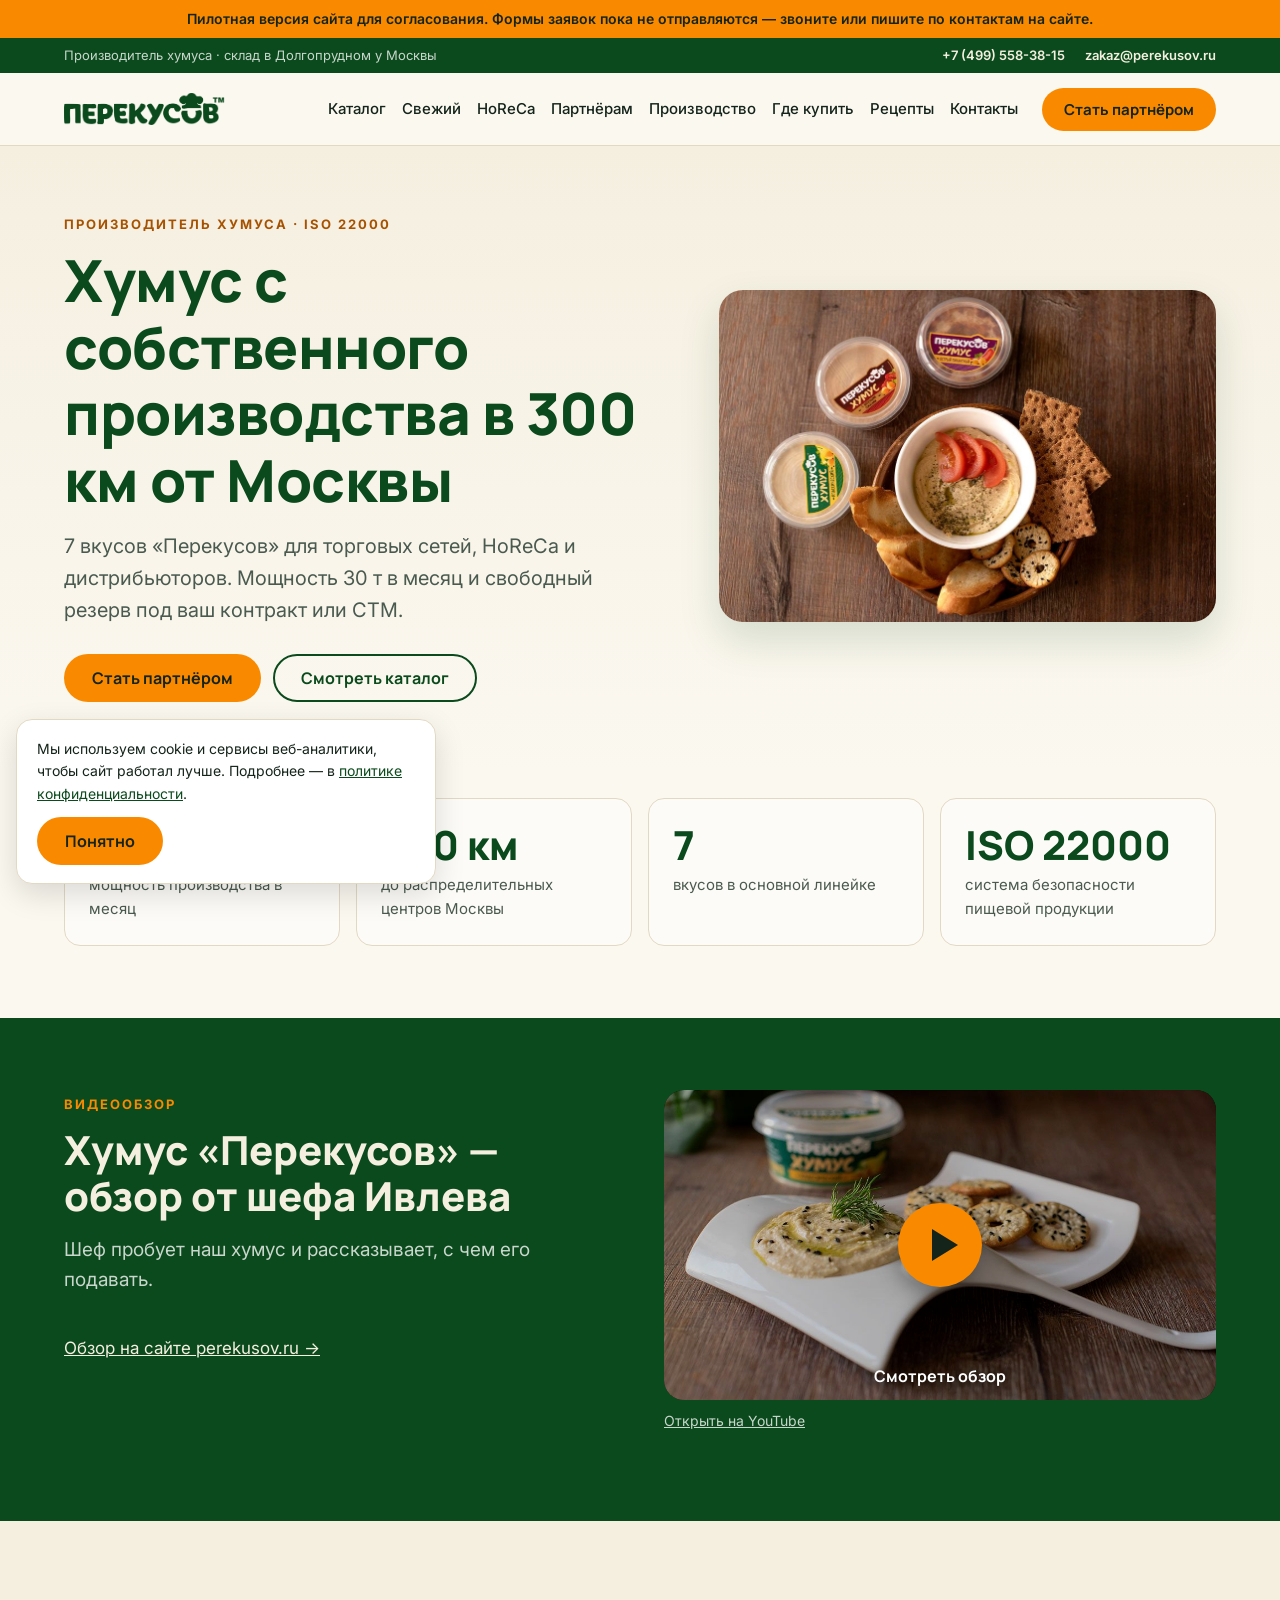
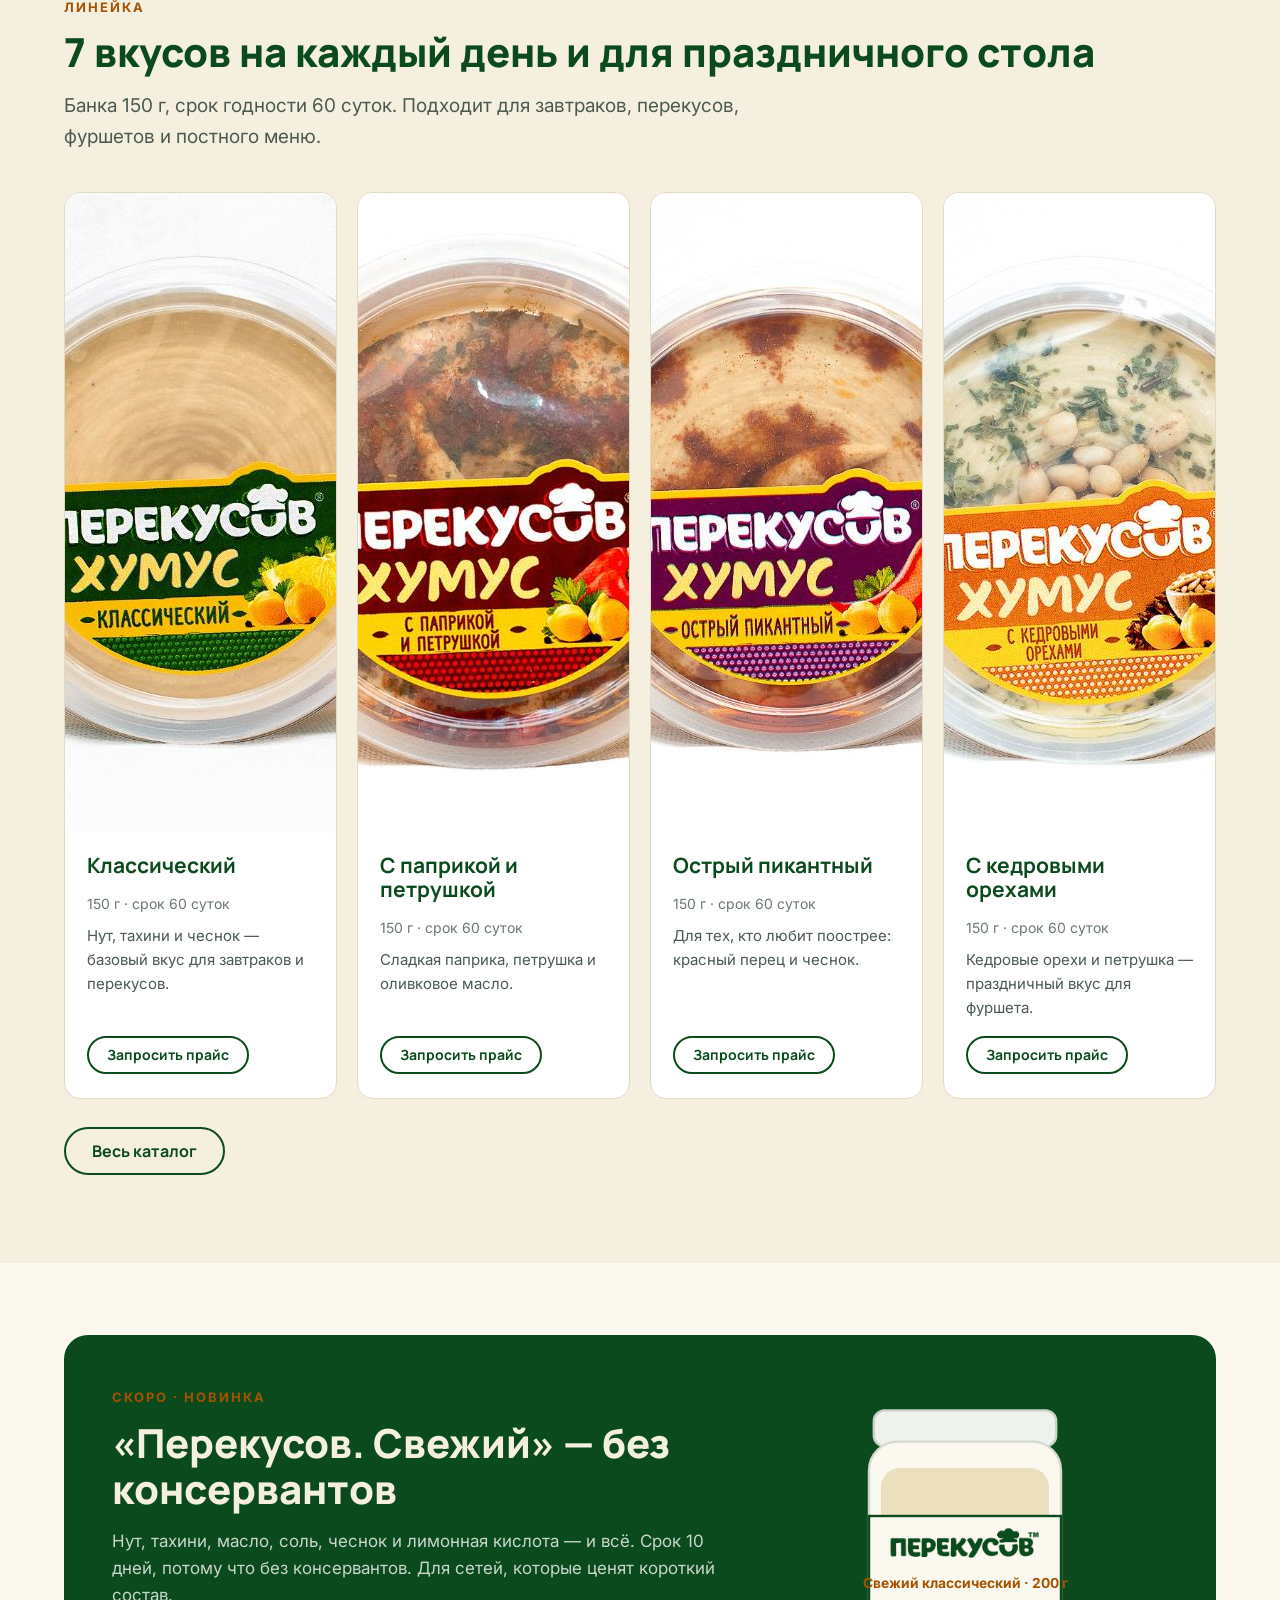
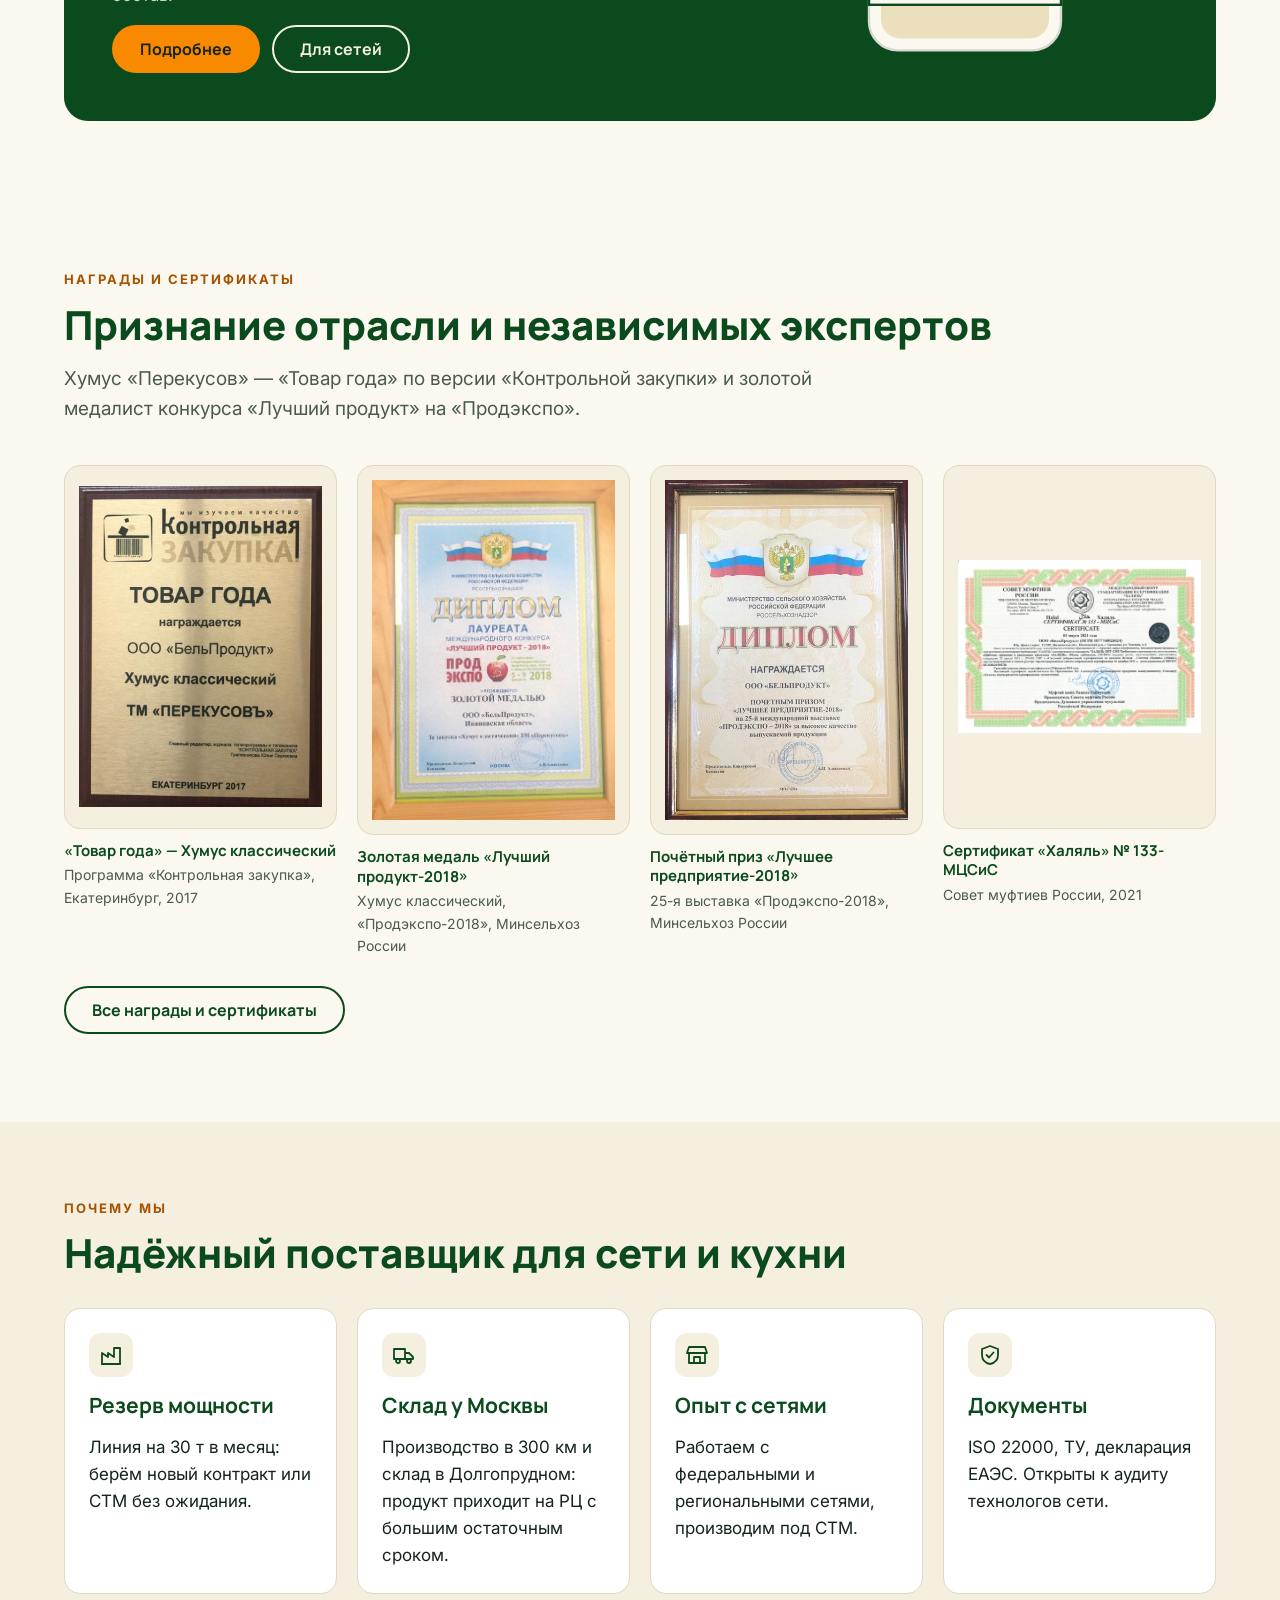
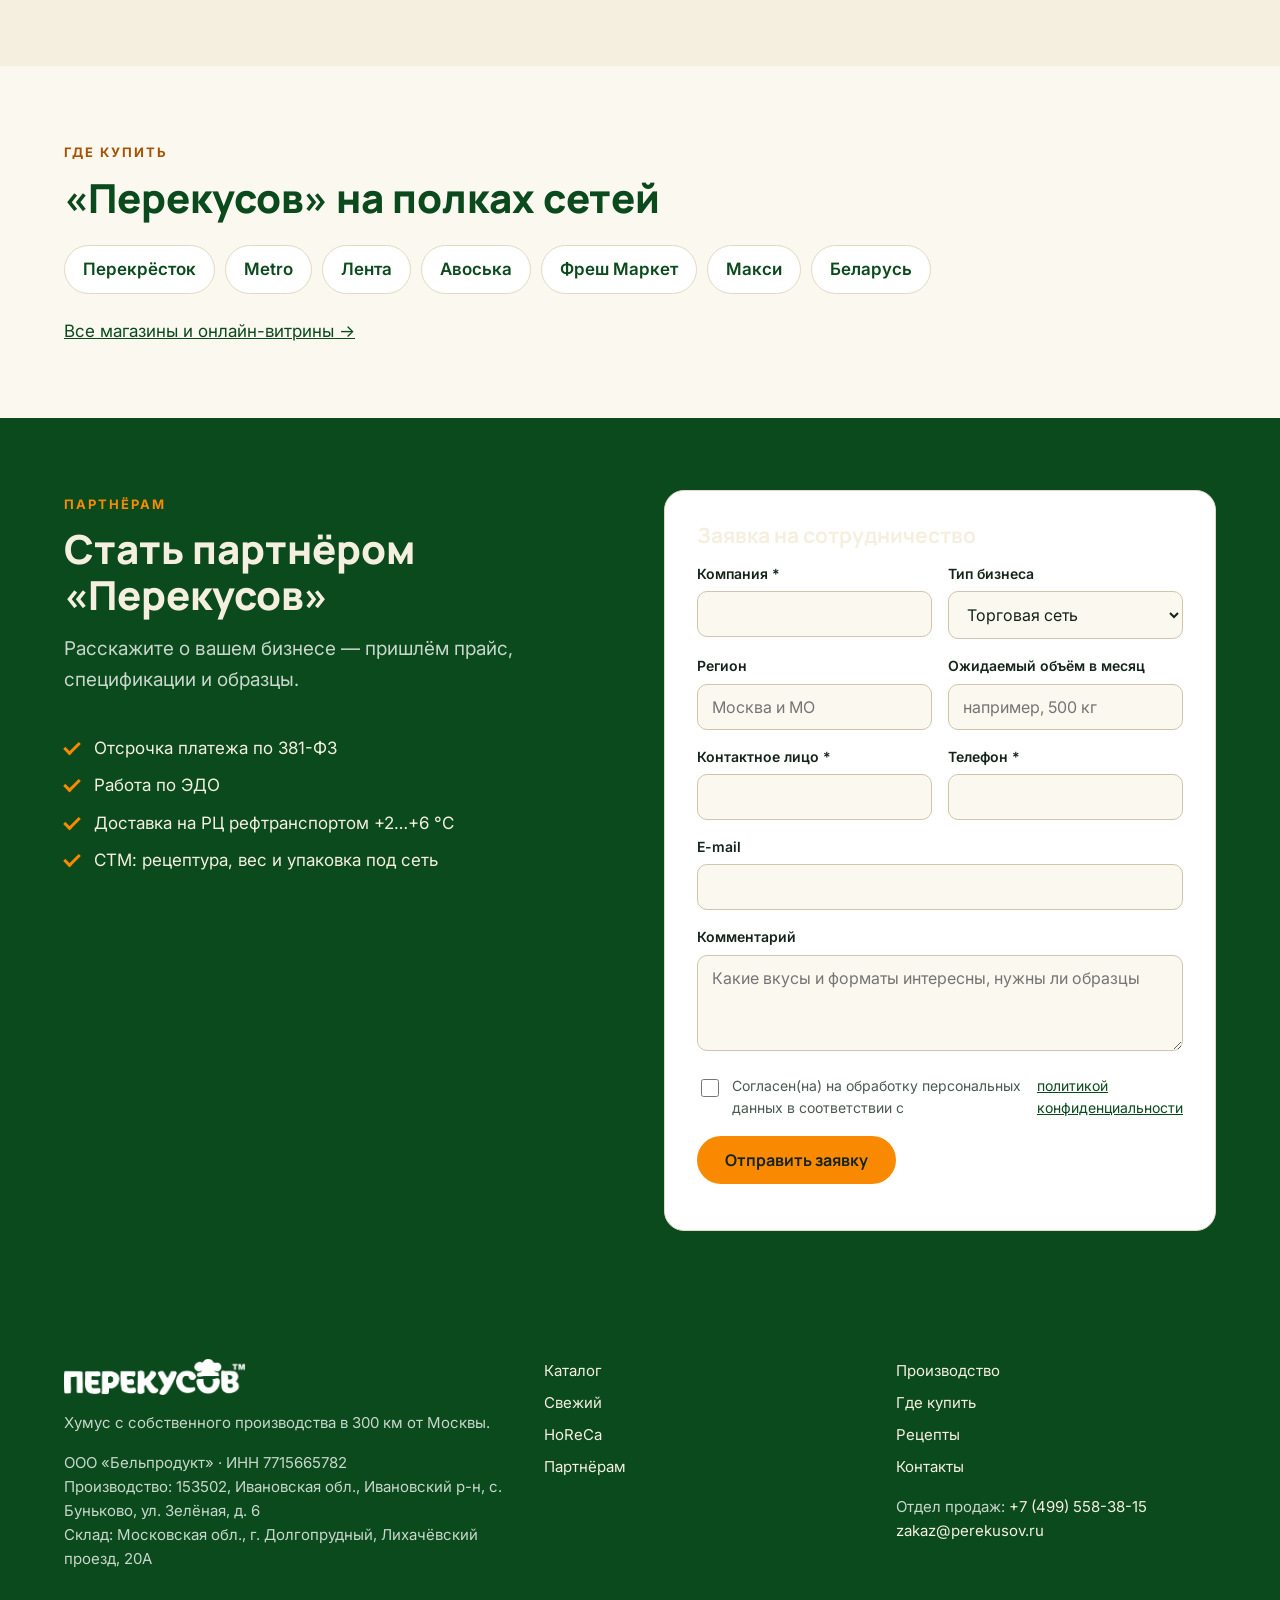
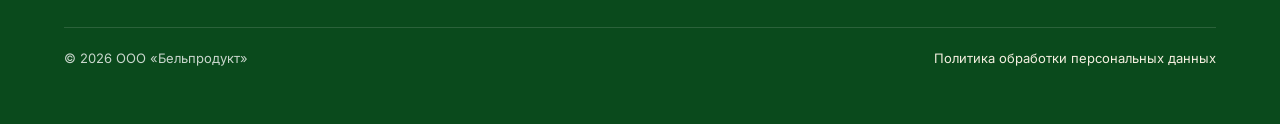
<file: index.html>
<!doctype html>
<html lang="ru">
<head>
<meta charset="utf-8">
<meta name="viewport" content="width=device-width, initial-scale=1">
<title>Перекусов — производитель хумуса для сетей и HoReCa | 300 км от Москвы</title>
<meta name="description" content="Производитель хумуса ТМ «Перекусов»: 7 вкусов, ISO 22000, мощность 30 т в месяц, доставка на РЦ Москвы. Поставки в сети, HoReCa, СТМ.">
<link rel="canonical" href="https://perekusov.ru/">
<meta property="og:type" content="website">
<meta property="og:title" content="Перекусов — производитель хумуса для сетей и HoReCa | 300 км от Москвы">
<meta property="og:description" content="Производитель хумуса ТМ «Перекусов»: 7 вкусов, ISO 22000, мощность 30 т в месяц, доставка на РЦ Москвы. Поставки в сети, HoReCa, СТМ.">
<meta property="og:url" content="https://perekusov.ru/">
<meta property="og:locale" content="ru_RU">
<link rel="icon" href="img/favicon.svg" type="image/svg+xml">
<link rel="preconnect" href="https://fonts.googleapis.com">
<link rel="preconnect" href="https://fonts.gstatic.com" crossorigin>
<link rel="stylesheet" href="https://fonts.googleapis.com/css2?family=Inter:wght@400;500;600;700&family=Manrope:wght@600;700;800&display=swap">
<link rel="stylesheet" href="css/styles.css">
<script type="application/ld+json">{"@context":"https://schema.org","@type":"Organization","name":"ООО «Бельпродукт»","brand":{"@type":"Brand","name":"Перекусов"},"url":"https://perekusov.ru","taxID":"7715665782","address":{"@type":"PostalAddress","streetAddress":"ул. Зелёная, д. 6","addressLocality":"с. Буньково","addressRegion":"Ивановская область","postalCode":"153502","addressCountry":"RU"},"telephone":"+74995583815","email":"zakaz@perekusov.ru"}</script>
<meta name="robots" content="noindex, nofollow">
<script>window.__pilot = true;</script>
</head>
<body>
<div class="pilot-bar">Пилотная версия сайта для согласования. Формы заявок пока не отправляются — звоните или пишите по контактам на сайте.</div>
<div class="topbar"><div class="container topbar__inner">
  <span class="topbar__claim">Производитель хумуса · склад в Долгопрудном у Москвы</span>
  <span class="topbar__contacts"><span><a href="tel:+74995583815" data-goal="phone_click">+7 (499) 558-38-15</a></span><span><a href="mailto:zakaz@perekusov.ru">zakaz@perekusov.ru</a></span></span>
</div></div>
<header class="header">
  <div class="container header__inner">
    <a class="logo" href="index.html" aria-label="Перекусов — на главную"><img src="img/logo-green.png" alt="Перекусов" width="161" height="32"></a>
    <nav class="nav" aria-label="Основное меню"><a href="catalog/index.html">Каталог</a><a href="svezhiy/index.html">Свежий</a><a href="horeca/index.html">HoReCa</a><a href="partners/index.html">Партнёрам</a><a href="production/index.html">Производство</a><a href="gde-kupit/index.html">Где купить</a><a href="recepty/index.html">Рецепты</a><a href="contacts/index.html">Контакты</a></nav>
    <a class="btn btn--primary" href="partners/index.html#form" data-goal="cta_partner">Стать партнёром</a>
    <button class="burger" type="button" aria-label="Меню" aria-expanded="false"><span></span><span></span><span></span></button>
  </div>
</header>
<main>

<section class="hero"><div class="container hero__grid">
  <div>
    <span class="eyebrow">Производитель хумуса · ISO 22000</span>
    <h1>Хумус с собственного производства в 300 км от Москвы</h1>
    <p class="hero__lead">7 вкусов «Перекусов» для торговых сетей, HoReCa и дистрибьюторов. Мощность 30 т в месяц и свободный резерв под ваш контракт или СТМ.</p>
    <div class="btn-row">
      <a class="btn btn--primary" href="partners/index.html#form" data-goal="cta_partner_hero">Стать партнёром</a>
      <a class="btn btn--ghost" href="catalog/index.html">Смотреть каталог</a>
    </div>
  </div>
  <img class="hero__photo" src="img/photos/serving-table.jpg" alt="Хумус «Перекусов» в упаковке и на сервированном столе" width="1000" height="667">
</div></section>

<section class="section" style="padding-top:24px"><div class="container"><div class="stats">
  <div class="stat"><div class="stat__num">30 т</div><p class="stat__label">мощность производства в месяц</p></div>
  <div class="stat"><div class="stat__num">300 км</div><p class="stat__label">до распределительных центров Москвы</p></div>
  <div class="stat"><div class="stat__num">7</div><p class="stat__label">вкусов в основной линейке</p></div>
  <div class="stat"><div class="stat__num">ISO 22000</div><p class="stat__label">система безопасности пищевой продукции</p></div>
</div></div></section>

<section class="section section--dark"><div class="container split">
  <div>
    <span class="eyebrow">Видеообзор</span>
    <h2>Хумус «Перекусов» — обзор от шефа Ивлева</h2>
    <p class="section__lead">Шеф пробует наш хумус и рассказывает, с чем его подавать.</p>
    <p><a href="https://perekusov.ru/xumus-obzor-ot-shefa-ivleva/" target="_blank" rel="noopener" style="color:#F5EFE0">Обзор на сайте perekusov.ru →</a></p>
  </div>
  <div class="video-wrap">
    <button class="video" type="button" data-yt="eVdhlhTDMP4" data-goal="video_ivlev" aria-label="Смотреть видеообзор шефа Ивлева">
      <img src="img/photos/serving-plate.jpg" alt="Видеообзор хумуса «Перекусов» от шефа Ивлева" width="1000" height="668" loading="lazy">
      <span class="video__play" aria-hidden="true"></span><span class="video__label">Смотреть обзор</span>
    </button>
    <p class="note" style="margin-top:10px"><a href="https://www.youtube.com/watch?v=eVdhlhTDMP4" target="_blank" rel="noopener" style="color:#C9D6CC">Открыть на YouTube</a></p>
  </div>
</div></section>

<section class="section section--cream"><div class="container">
  <span class="eyebrow">Линейка</span>
  <h2>7 вкусов на каждый день и для праздничного стола</h2>
  <p class="section__lead">Банка 150 г, срок годности 60 суток. Подходит для завтраков, перекусов, фуршетов и постного меню.</p>
  <div class="grid grid--4"><article class="product" data-line="main" id="klassicheskiy">
    <div class="product__media product__media--photo"><img src="img/photos/klassicheskiy.jpg" alt="Хумус «Перекусов» Классический, 150 г" width="640" height="640" loading="lazy"></div>
    <div class="product__body">
      <h3>Классический</h3>
      <div class="product__meta">150 г · срок 60 суток</div>
      <p>Нут, тахини и чеснок — базовый вкус для завтраков и перекусов.</p>
      <a class="btn btn--ghost" href="partners/index.html#form" data-goal="price_request">Запросить прайс</a>
    </div>
  </article><article class="product" data-line="main" id="s-paprikoy">
    <div class="product__media product__media--photo"><img src="img/photos/s-paprikoy.jpg" alt="Хумус «Перекусов» С паприкой и петрушкой, 150 г" width="640" height="640" loading="lazy"></div>
    <div class="product__body">
      <h3>С паприкой и петрушкой</h3>
      <div class="product__meta">150 г · срок 60 суток</div>
      <p>Сладкая паприка, петрушка и оливковое масло.</p>
      <a class="btn btn--ghost" href="partners/index.html#form" data-goal="price_request">Запросить прайс</a>
    </div>
  </article><article class="product" data-line="main" id="ostryy">
    <div class="product__media product__media--photo"><img src="img/photos/ostryy.jpg" alt="Хумус «Перекусов» Острый пикантный, 150 г" width="640" height="640" loading="lazy"></div>
    <div class="product__body">
      <h3>Острый пикантный</h3>
      <div class="product__meta">150 г · срок 60 суток</div>
      <p>Для тех, кто любит поострее: красный перец и чеснок.</p>
      <a class="btn btn--ghost" href="partners/index.html#form" data-goal="price_request">Запросить прайс</a>
    </div>
  </article><article class="product" data-line="main" id="s-kedrovymi-orehami">
    <div class="product__media product__media--photo"><img src="img/photos/s-kedrovymi-orehami.jpg" alt="Хумус «Перекусов» С кедровыми орехами, 150 г" width="640" height="640" loading="lazy"></div>
    <div class="product__body">
      <h3>С кедровыми орехами</h3>
      <div class="product__meta">150 г · срок 60 суток</div>
      <p>Кедровые орехи и петрушка — праздничный вкус для фуршета.</p>
      <a class="btn btn--ghost" href="partners/index.html#form" data-goal="price_request">Запросить прайс</a>
    </div>
  </article></div>
  <p style="margin-top:28px"><a class="btn btn--ghost" href="catalog/index.html">Весь каталог</a></p>
</div></section>

<section class="section"><div class="container">
  <div class="promo">
    <div>
      <span class="eyebrow">Скоро · новинка</span>
      <h2>«Перекусов. Свежий» — без консервантов</h2>
      <p>Нут, тахини, масло, соль, чеснок и лимонная кислота — и всё. Срок 10 дней, потому что без консервантов. Для сетей, которые ценят короткий состав.</p>
      <div class="btn-row"><a class="btn btn--primary" href="svezhiy/index.html">Подробнее</a><a class="btn btn--ghost" style="border-color:#F5EFE0;color:#F5EFE0" href="partners/index.html#form" data-goal="cta_fresh">Для сетей</a></div>
    </div>
    <svg class="jar" viewBox="0 0 200 220" role="img" aria-label="Банка хумуса «Перекусов» — Свежий классический">
  <rect x="24" y="12" width="152" height="30" rx="9" fill="#EEF1EC" stroke="#C9D2C6" stroke-width="2"/>
  <rect x="20" y="38" width="160" height="174" rx="24" fill="#FBF8F0" stroke="#D6D9CF" stroke-width="2"/>
  <rect x="30" y="60" width="140" height="142" rx="16" fill="#E9DDB8" opacity=".9"/>
  <rect x="20" y="100" width="160" height="74" fill="#FBF8F0" stroke="#0A4A1C" stroke-width="2"/>
  <image href="img/logo-green.png" x="38" y="110" width="124" height="25"/>
  <text x="100" y="160" text-anchor="middle" font-family="Inter, Arial, sans-serif" font-weight="700" font-size="11.5" fill="#A65200">Свежий классический · 200 г</text>
</svg>
  </div>
</div></section>

<section class="section"><div class="container">
  <span class="eyebrow">Награды и сертификаты</span>
  <h2>Признание отрасли и независимых экспертов</h2>
  <p class="section__lead">Хумус «Перекусов» — «Товар года» по версии «Контрольной закупки» и золотой медалист конкурса «Лучший продукт» на «Продэкспо».</p>
  <div class="awards"><figure class="award">
    <a class="award__img" href="img/awards/tovar-goda-2017.jpg" target="_blank" rel="noopener" aria-label="Открыть: «Товар года» — Хумус классический">
      <img src="img/awards/tovar-goda-2017.jpg" alt="«Товар года» — Хумус классический" loading="lazy">
    </a>
    <figcaption><b>«Товар года» — Хумус классический</b><span>Программа «Контрольная закупка», Екатеринбург, 2017</span></figcaption>
  </figure><figure class="award">
    <a class="award__img" href="img/awards/zolotaya-medal-2018.jpg" target="_blank" rel="noopener" aria-label="Открыть: Золотая медаль «Лучший продукт-2018»">
      <img src="img/awards/zolotaya-medal-2018.jpg" alt="Золотая медаль «Лучший продукт-2018»" loading="lazy">
    </a>
    <figcaption><b>Золотая медаль «Лучший продукт-2018»</b><span>Хумус классический, «Продэкспо-2018», Минсельхоз России</span></figcaption>
  </figure><figure class="award">
    <a class="award__img" href="img/awards/luchshee-predpriyatie-2018.jpg" target="_blank" rel="noopener" aria-label="Открыть: Почётный приз «Лучшее предприятие-2018»">
      <img src="img/awards/luchshee-predpriyatie-2018.jpg" alt="Почётный приз «Лучшее предприятие-2018»" loading="lazy">
    </a>
    <figcaption><b>Почётный приз «Лучшее предприятие-2018»</b><span>25-я выставка «Продэкспо-2018», Минсельхоз России</span></figcaption>
  </figure><figure class="award">
    <a class="award__img" href="img/awards/halal-2021.jpg" target="_blank" rel="noopener" aria-label="Открыть: Сертификат «Халяль» № 133-МЦСиС">
      <img src="img/awards/halal-2021.jpg" alt="Сертификат «Халяль» № 133-МЦСиС" loading="lazy">
    </a>
    <figcaption><b>Сертификат «Халяль» № 133-МЦСиС</b><span>Совет муфтиев России, 2021</span></figcaption>
  </figure></div>
  <p style="margin-top:28px"><a class="btn btn--ghost" href="production/index.html#awards">Все награды и сертификаты</a></p>
</div></section>

<section class="section section--cream"><div class="container">
  <span class="eyebrow">Почему мы</span>
  <h2>Надёжный поставщик для сети и кухни</h2>
  <div class="grid grid--4" style="margin-top:32px">
    <div class="card"><div class="card__icon"><svg viewBox="0 0 24 24" width="24" height="24" fill="none" stroke="currentColor" stroke-width="1.8" stroke-linecap="round" stroke-linejoin="round" aria-hidden="true"><path d="M3 21V10l6 4V10l6 4V5h6v16z"/><path d="M3 21h18"/></svg></div><h3>Резерв мощности</h3><p>Линия на 30 т в месяц: берём новый контракт или СТМ без ожидания.</p></div>
    <div class="card"><div class="card__icon"><svg viewBox="0 0 24 24" width="24" height="24" fill="none" stroke="currentColor" stroke-width="1.8" stroke-linecap="round" stroke-linejoin="round" aria-hidden="true"><path d="M2 6h11v10H2zM13 10h4l4 4v2h-8z"/><circle cx="6" cy="18" r="2"/><circle cx="17" cy="18" r="2"/></svg></div><h3>Склад у Москвы</h3><p>Производство в 300 км и склад в Долгопрудном: продукт приходит на РЦ с большим остаточным сроком.</p></div>
    <div class="card"><div class="card__icon"><svg viewBox="0 0 24 24" width="24" height="24" fill="none" stroke="currentColor" stroke-width="1.8" stroke-linecap="round" stroke-linejoin="round" aria-hidden="true"><path d="M4 10v10h16V10"/><path d="M2 10l2-6h16l2 6z"/><path d="M9 20v-6h6v6"/></svg></div><h3>Опыт с сетями</h3><p>Работаем с федеральными и региональными сетями, производим под СТМ.</p></div>
    <div class="card"><div class="card__icon"><svg viewBox="0 0 24 24" width="24" height="24" fill="none" stroke="currentColor" stroke-width="1.8" stroke-linecap="round" stroke-linejoin="round" aria-hidden="true"><path d="M12 3l8 3v6c0 5-3.5 8-8 9-4.5-1-8-4-8-9V6z"/><path d="M8.5 12l2.5 2.5 4.5-5"/></svg></div><h3>Документы</h3><p>ISO 22000, ТУ, декларация ЕАЭС. Открыты к аудиту технологов сети.</p></div>
  </div>
</div></section>

<section class="section"><div class="container">
  <span class="eyebrow">Где купить</span>
  <h2>«Перекусов» на полках сетей</h2>
  <div class="chips" style="margin:24px 0"><span class="chip">Перекрёсток</span><span class="chip">Metro</span><span class="chip">Лента</span><span class="chip">Авоська</span><span class="chip">Фреш Маркет</span><span class="chip">Макси</span><span class="chip">Беларусь</span></div>
  <a href="gde-kupit/index.html">Все магазины и онлайн-витрины →</a>
</div></section>

<section class="section section--dark" id="partner"><div class="container split">
  <div>
    <span class="eyebrow">Партнёрам</span>
    <h2>Стать партнёром «Перекусов»</h2>
    <p class="section__lead">Расскажите о вашем бизнесе — пришлём прайс, спецификации и образцы.</p>
    <ul class="checklist">
      <li>Отсрочка платежа по 381-ФЗ</li>
      <li>Работа по ЭДО</li>
      <li>Доставка на РЦ рефтранспортом +2…+6 °C</li>
      <li>СТМ: рецептура, вес и упаковка под сеть</li>
    </ul>
  </div>
  <form class="form" id="form-home" data-lead novalidate>
    <h3>Заявка на сотрудничество</h3>
    <div class="form__grid">
      <div class="field"><label for="form-home-company">Компания *</label><input id="form-home-company" name="company" required autocomplete="organization"></div>
      <div class="field"><label for="form-home-type">Тип бизнеса</label><select id="form-home-type" name="type"><option value="retail">Торговая сеть</option><option value="stm">СТМ (собственная марка сети)</option><option value="distributor">Дистрибьютор / опт</option><option value="horeca">HoReCa / кейтеринг</option><option value="other">Другое</option></select></div>
      <div class="field"><label for="form-home-region">Регион</label><input id="form-home-region" name="region" placeholder="Москва и МО"></div>
      <div class="field"><label for="form-home-volume">Ожидаемый объём в месяц</label><input id="form-home-volume" name="volume" placeholder="например, 500 кг"></div>
      <div class="field"><label for="form-home-name">Контактное лицо *</label><input id="form-home-name" name="name" required autocomplete="name"></div>
      <div class="field"><label for="form-home-phone">Телефон *</label><input id="form-home-phone" name="phone" type="tel" required autocomplete="tel"></div>
      <div class="field form__full"><label for="form-home-email">E-mail</label><input id="form-home-email" name="email" type="email" autocomplete="email"></div>
      <div class="field form__full"><label for="form-home-comment">Комментарий</label><textarea id="form-home-comment" name="comment" placeholder="Какие вкусы и форматы интересны, нужны ли образцы"></textarea></div>
      <input class="hp" name="website" tabindex="-1" autocomplete="off" aria-hidden="true">
      <label class="consent form__full"><input type="checkbox" name="consent" value="yes" required>Согласен(на) на обработку персональных данных в соответствии с <a href="privacy/index.html">политикой конфиденциальности</a></label>
      <div class="form__full"><button class="btn btn--primary" type="submit">Отправить заявку</button><div class="form__status" role="status" aria-live="polite"></div></div>
    </div>
  </form>
</div></section>
</main>
<footer class="footer">
  <div class="container">
    <div class="footer__grid">
      <div>
        <a class="logo" href="index.html"><img src="img/logo-white.png" alt="Перекусов" width="182" height="36"></a>
        <p style="margin-top:16px">Хумус с собственного производства в 300 км от Москвы.</p>
        <p>ООО «Бельпродукт» · ИНН 7715665782<br>Производство: 153502, Ивановская обл., Ивановский р-н, с. Буньково, ул. Зелёная, д. 6<br>Склад: Московская обл., г. Долгопрудный, Лихачёвский проезд, 20А</p>
      </div>
      <div>
        <ul class="footer__links"><li><a href="catalog/index.html">Каталог</a></li><li><a href="svezhiy/index.html">Свежий</a></li><li><a href="horeca/index.html">HoReCa</a></li><li><a href="partners/index.html">Партнёрам</a></li></ul>
      </div>
      <div>
        <ul class="footer__links">
          <li><a href="production/index.html">Производство</a></li><li><a href="gde-kupit/index.html">Где купить</a></li><li><a href="recepty/index.html">Рецепты</a></li><li><a href="contacts/index.html">Контакты</a></li>
          
        </ul>
        <p style="margin-top:16px">Отдел продаж: <a href="tel:+74995583815" data-goal="phone_click">+7 (499) 558-38-15</a><br><a href="mailto:zakaz@perekusov.ru">zakaz@perekusov.ru</a></p>
      </div>
    </div>
    <div class="footer__bottom">
      <span>© 2026 ООО «Бельпродукт»</span>
      <a href="privacy/index.html">Политика обработки персональных данных</a>
    </div>
  </div>
</footer>
<a class="btn btn--primary sticky-cta" href="partners/index.html#form" data-goal="cta_partner_mobile">Стать партнёром</a>
<div class="cookie" role="dialog" aria-label="Использование cookie">
  <p>Мы используем cookie и сервисы веб-аналитики, чтобы сайт работал лучше. Подробнее — в <a href="privacy/index.html">политике конфиденциальности</a>.</p>
  <button class="btn btn--primary" type="button">Понятно</button>
</div>
<script src="js/main.js" defer></script>
</body>
</html>
</file>
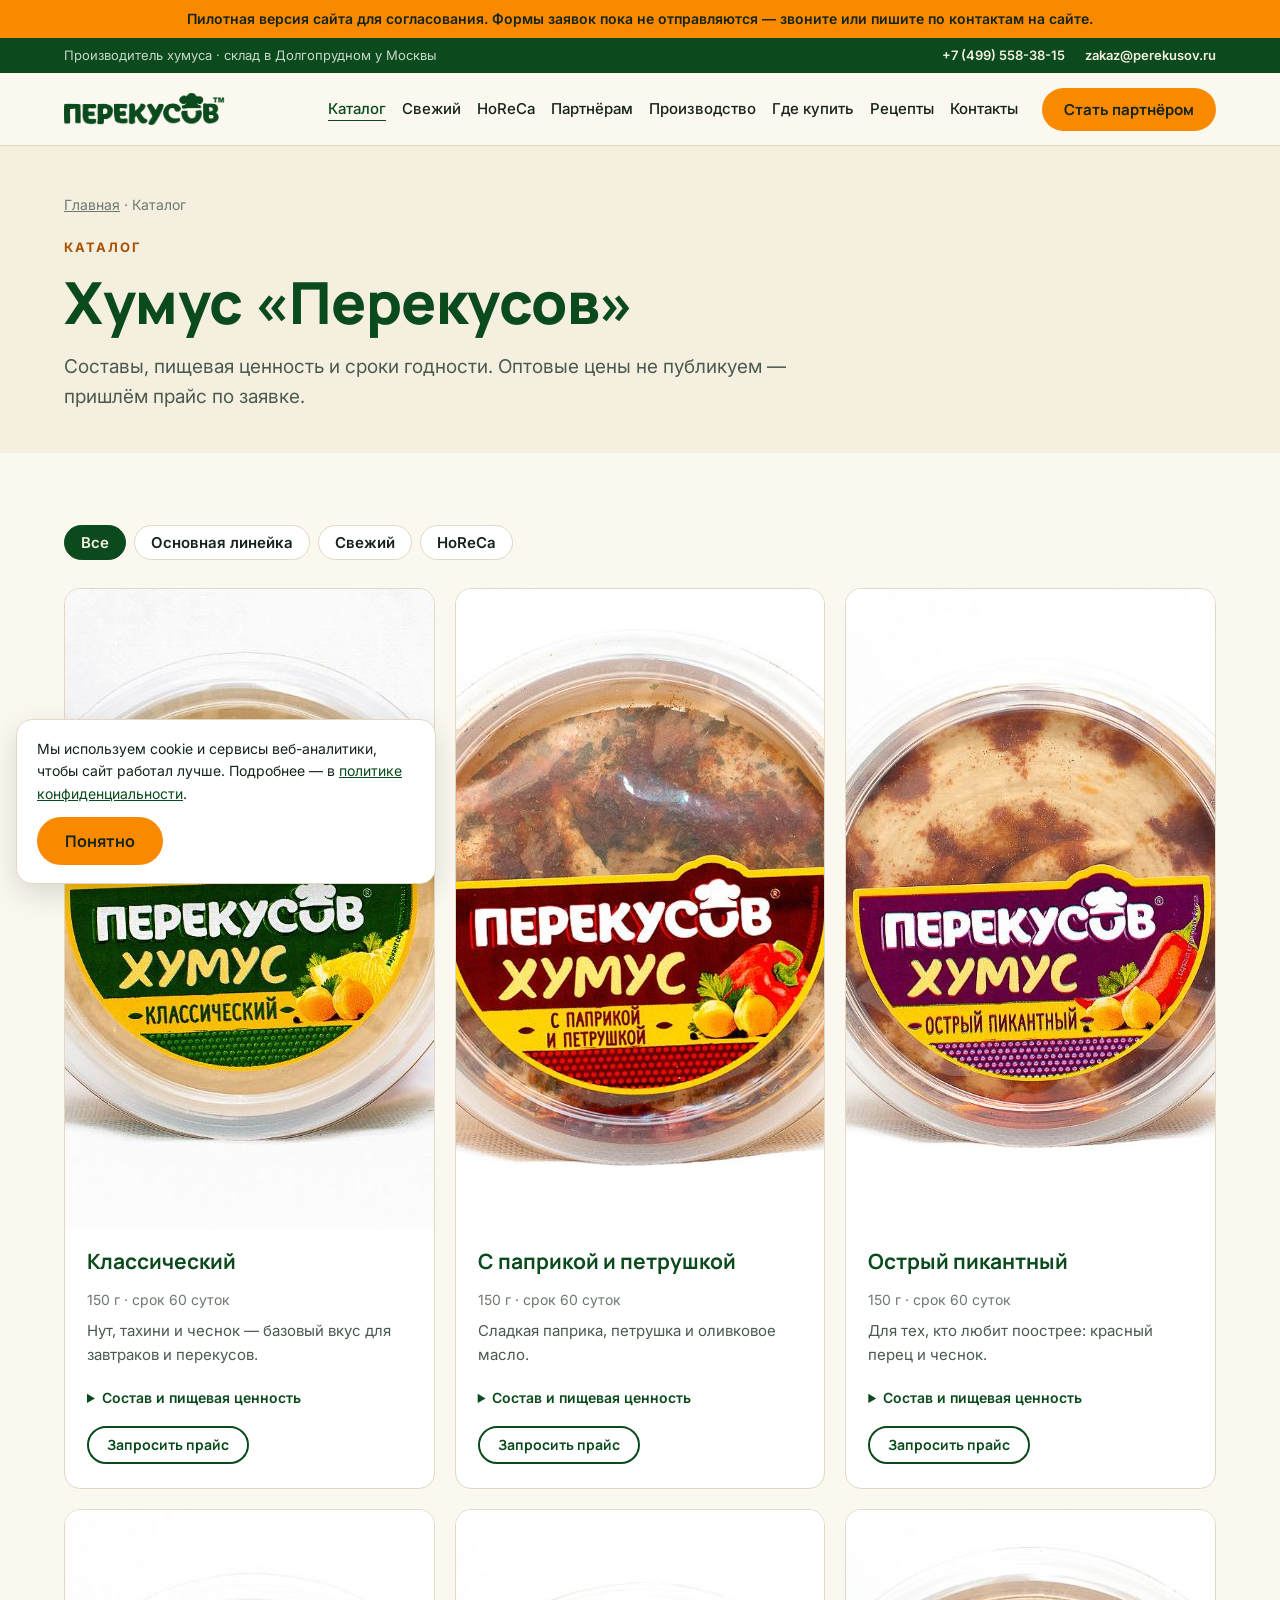
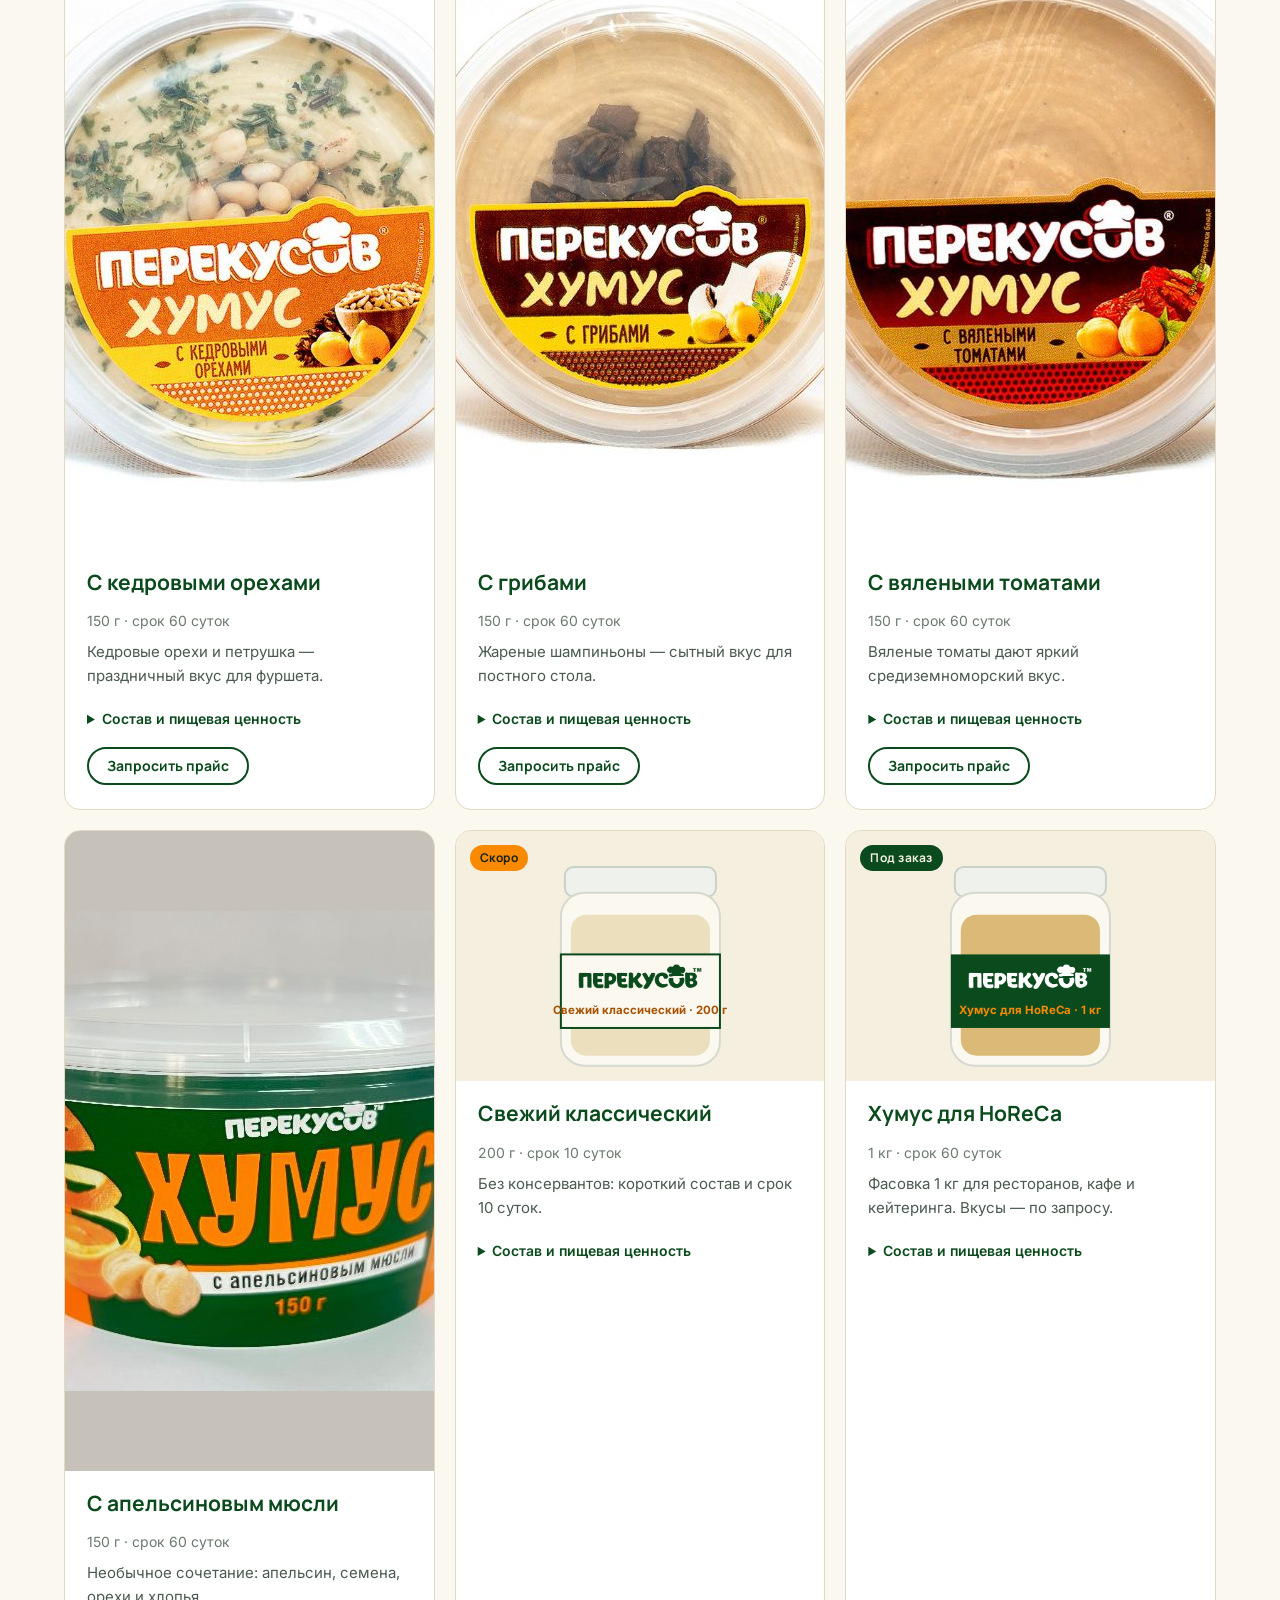
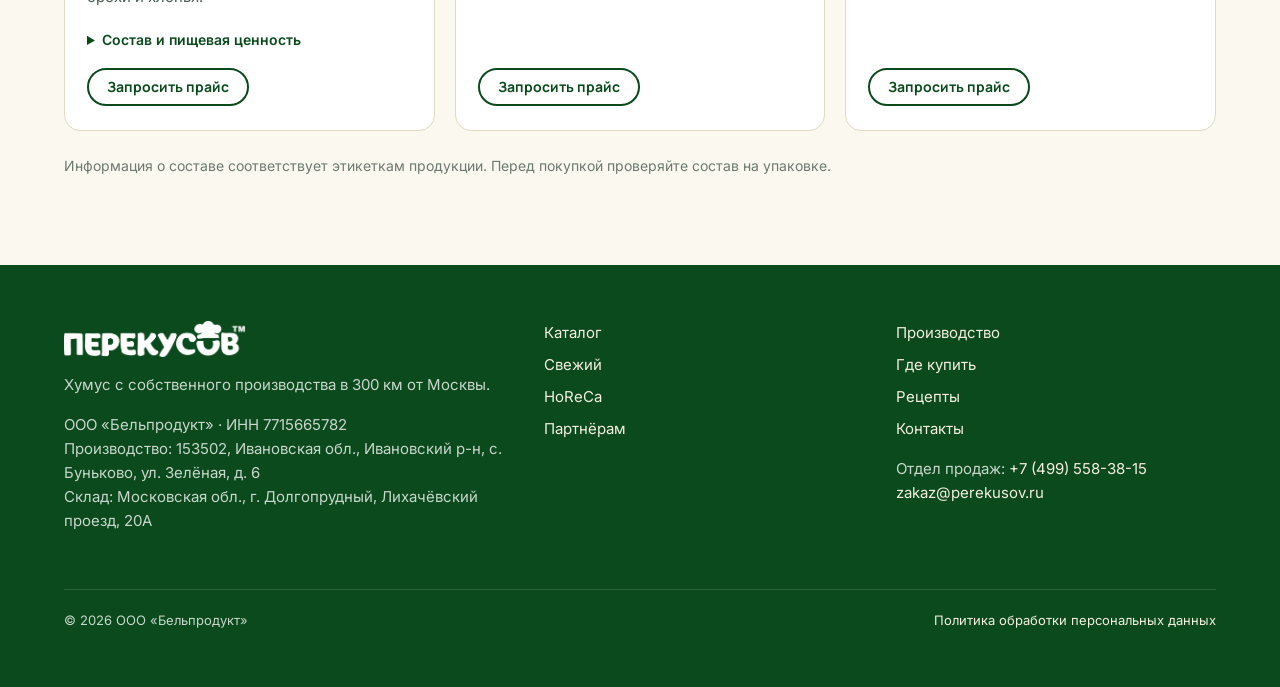
<file: catalog/index.html>
<!doctype html>
<html lang="ru">
<head>
<meta charset="utf-8">
<meta name="viewport" content="width=device-width, initial-scale=1">
<title>Каталог хумуса «Перекусов»: 7 вкусов, «Свежий» и HoReCa 1 кг</title>
<meta name="description" content="Каталог хумуса «Перекусов»: составы, пищевая ценность, сроки и форматы. Оптовый прайс — по заявке.">
<link rel="canonical" href="https://perekusov.ru/catalog/">
<meta property="og:type" content="website">
<meta property="og:title" content="Каталог хумуса «Перекусов»: 7 вкусов, «Свежий» и HoReCa 1 кг">
<meta property="og:description" content="Каталог хумуса «Перекусов»: составы, пищевая ценность, сроки и форматы. Оптовый прайс — по заявке.">
<meta property="og:url" content="https://perekusov.ru/catalog/">
<meta property="og:locale" content="ru_RU">
<link rel="icon" href="../img/favicon.svg" type="image/svg+xml">
<link rel="preconnect" href="https://fonts.googleapis.com">
<link rel="preconnect" href="https://fonts.gstatic.com" crossorigin>
<link rel="stylesheet" href="https://fonts.googleapis.com/css2?family=Inter:wght@400;500;600;700&family=Manrope:wght@600;700;800&display=swap">
<link rel="stylesheet" href="../css/styles.css">
<script type="application/ld+json">{"@context":"https://schema.org","@type":"Organization","name":"ООО «Бельпродукт»","brand":{"@type":"Brand","name":"Перекусов"},"url":"https://perekusov.ru","taxID":"7715665782","address":{"@type":"PostalAddress","streetAddress":"ул. Зелёная, д. 6","addressLocality":"с. Буньково","addressRegion":"Ивановская область","postalCode":"153502","addressCountry":"RU"},"telephone":"+74995583815","email":"zakaz@perekusov.ru"}</script>
<script type="application/ld+json">{"@context":"https://schema.org","@type":"Product","name":"Хумус «Перекусов» Классический, 150 г","brand":{"@type":"Brand","name":"Перекусов"},"manufacturer":{"@type":"Organization","name":"ООО «Бельпродукт»"},"description":"Нут, тахини и чеснок — базовый вкус для завтраков и перекусов.","url":"https://perekusov.ru/catalog/#klassicheskiy"}</script>
<script type="application/ld+json">{"@context":"https://schema.org","@type":"Product","name":"Хумус «Перекусов» С паприкой и петрушкой, 150 г","brand":{"@type":"Brand","name":"Перекусов"},"manufacturer":{"@type":"Organization","name":"ООО «Бельпродукт»"},"description":"Сладкая паприка, петрушка и оливковое масло.","url":"https://perekusov.ru/catalog/#s-paprikoy"}</script>
<script type="application/ld+json">{"@context":"https://schema.org","@type":"Product","name":"Хумус «Перекусов» Острый пикантный, 150 г","brand":{"@type":"Brand","name":"Перекусов"},"manufacturer":{"@type":"Organization","name":"ООО «Бельпродукт»"},"description":"Для тех, кто любит поострее: красный перец и чеснок.","url":"https://perekusov.ru/catalog/#ostryy"}</script>
<script type="application/ld+json">{"@context":"https://schema.org","@type":"Product","name":"Хумус «Перекусов» С кедровыми орехами, 150 г","brand":{"@type":"Brand","name":"Перекусов"},"manufacturer":{"@type":"Organization","name":"ООО «Бельпродукт»"},"description":"Кедровые орехи и петрушка — праздничный вкус для фуршета.","url":"https://perekusov.ru/catalog/#s-kedrovymi-orehami"}</script>
<script type="application/ld+json">{"@context":"https://schema.org","@type":"Product","name":"Хумус «Перекусов» С грибами, 150 г","brand":{"@type":"Brand","name":"Перекусов"},"manufacturer":{"@type":"Organization","name":"ООО «Бельпродукт»"},"description":"Жареные шампиньоны — сытный вкус для постного стола.","url":"https://perekusov.ru/catalog/#s-gribami"}</script>
<script type="application/ld+json">{"@context":"https://schema.org","@type":"Product","name":"Хумус «Перекусов» С вялеными томатами, 150 г","brand":{"@type":"Brand","name":"Перекусов"},"manufacturer":{"@type":"Organization","name":"ООО «Бельпродукт»"},"description":"Вяленые томаты дают яркий средиземноморский вкус.","url":"https://perekusov.ru/catalog/#s-vyalenymi-tomatami"}</script>
<script type="application/ld+json">{"@context":"https://schema.org","@type":"Product","name":"Хумус «Перекусов» С апельсиновым мюсли, 150 г","brand":{"@type":"Brand","name":"Перекусов"},"manufacturer":{"@type":"Organization","name":"ООО «Бельпродукт»"},"description":"Необычное сочетание: апельсин, семена, орехи и хлопья.","url":"https://perekusov.ru/catalog/#s-apelsinovym-myusli"}</script>
<script type="application/ld+json">{"@context":"https://schema.org","@type":"Product","name":"Хумус «Перекусов» Свежий классический, 200 г","brand":{"@type":"Brand","name":"Перекусов"},"manufacturer":{"@type":"Organization","name":"ООО «Бельпродукт»"},"description":"Без консервантов: короткий состав и срок 10 суток.","url":"https://perekusov.ru/catalog/#svezhiy-klassicheskiy"}</script>
<script type="application/ld+json">{"@context":"https://schema.org","@type":"Product","name":"Хумус «Перекусов» Хумус для HoReCa, 1 кг","brand":{"@type":"Brand","name":"Перекусов"},"manufacturer":{"@type":"Organization","name":"ООО «Бельпродукт»"},"description":"Фасовка 1 кг для ресторанов, кафе и кейтеринга. Вкусы — по запросу.","url":"https://perekusov.ru/catalog/#horeca-1kg"}</script>
<meta name="robots" content="noindex, nofollow">
<script>window.__pilot = true;</script>
</head>
<body>
<div class="pilot-bar">Пилотная версия сайта для согласования. Формы заявок пока не отправляются — звоните или пишите по контактам на сайте.</div>
<div class="topbar"><div class="container topbar__inner">
  <span class="topbar__claim">Производитель хумуса · склад в Долгопрудном у Москвы</span>
  <span class="topbar__contacts"><span><a href="tel:+74995583815" data-goal="phone_click">+7 (499) 558-38-15</a></span><span><a href="mailto:zakaz@perekusov.ru">zakaz@perekusov.ru</a></span></span>
</div></div>
<header class="header">
  <div class="container header__inner">
    <a class="logo" href="../index.html" aria-label="Перекусов — на главную"><img src="../img/logo-green.png" alt="Перекусов" width="161" height="32"></a>
    <nav class="nav" aria-label="Основное меню"><a href="../catalog/index.html" aria-current="page">Каталог</a><a href="../svezhiy/index.html">Свежий</a><a href="../horeca/index.html">HoReCa</a><a href="../partners/index.html">Партнёрам</a><a href="../production/index.html">Производство</a><a href="../gde-kupit/index.html">Где купить</a><a href="../recepty/index.html">Рецепты</a><a href="../contacts/index.html">Контакты</a></nav>
    <a class="btn btn--primary" href="../partners/index.html#form" data-goal="cta_partner">Стать партнёром</a>
    <button class="burger" type="button" aria-label="Меню" aria-expanded="false"><span></span><span></span><span></span></button>
  </div>
</header>
<main>
<section class="page-head"><div class="container">
  <div class="breadcrumbs"><a href="../index.html">Главная</a> · Каталог</div>
  <span class="eyebrow">Каталог</span>
  <h1>Хумус «Перекусов»</h1>
  <p>Составы, пищевая ценность и сроки годности. Оптовые цены не публикуем — пришлём прайс по заявке.</p>
</div></section>
<section class="section"><div class="container">
  <div class="tabs" role="toolbar" aria-label="Фильтр каталога">
    <button class="tab is-active" type="button" data-filter="all">Все</button>
    <button class="tab" type="button" data-filter="main">Основная линейка</button>
    <button class="tab" type="button" data-filter="fresh">Свежий</button>
    <button class="tab" type="button" data-filter="horeca">HoReCa</button>
  </div>
  <div class="grid grid--3"><article class="product" data-line="main" id="klassicheskiy">
    <div class="product__media product__media--photo"><img src="../img/photos/klassicheskiy.jpg" alt="Хумус «Перекусов» Классический, 150 г" width="640" height="640" loading="lazy"></div>
    <div class="product__body">
      <h3>Классический</h3>
      <div class="product__meta">150 г · срок 60 суток</div>
      <p>Нут, тахини и чеснок — базовый вкус для завтраков и перекусов.</p>
      <details class="spec">
        <summary>Состав и пищевая ценность</summary>
        <dl>
          <dt>Состав</dt><dd>нут, вода, кунжутная паста (тхина), масло подсолнечное, соль, чеснок, регулятор кислотности — лимонная кислота (Е330), перец чёрный, консерванты: бензоат натрия (Е211), сорбат калия (Е202)</dd>
          <dt>Аллергены</dt><dd>кунжут</dd>
          <dt>На 100 г</dt><dd>белки 5.5 г, жиры 20 г, углеводы 10 г</dd>
          <dt>Хранение</dt><dd>+2…+6 °C, срок 60 суток; после вскрытия — 5 суток</dd>
        </dl>
      </details>
      <a class="btn btn--ghost" href="../partners/index.html#form" data-goal="price_request">Запросить прайс</a>
    </div>
  </article><article class="product" data-line="main" id="s-paprikoy">
    <div class="product__media product__media--photo"><img src="../img/photos/s-paprikoy.jpg" alt="Хумус «Перекусов» С паприкой и петрушкой, 150 г" width="640" height="640" loading="lazy"></div>
    <div class="product__body">
      <h3>С паприкой и петрушкой</h3>
      <div class="product__meta">150 г · срок 60 суток</div>
      <p>Сладкая паприка, петрушка и оливковое масло.</p>
      <details class="spec">
        <summary>Состав и пищевая ценность</summary>
        <dl>
          <dt>Состав</dt><dd>нут, вода, кунжутная паста (тхина), масло подсолнечное, масло оливковое, соль, чеснок, регулятор кислотности — лимонная кислота (Е330), паприка, петрушка, перец чёрный, консерванты: бензоат натрия (Е211), сорбат калия (Е202)</dd>
          <dt>Аллергены</dt><dd>кунжут</dd>
          <dt>На 100 г</dt><dd>белки 5.5 г, жиры 20 г, углеводы 10 г</dd>
          <dt>Хранение</dt><dd>+2…+6 °C, срок 60 суток; после вскрытия — 5 суток</dd>
        </dl>
      </details>
      <a class="btn btn--ghost" href="../partners/index.html#form" data-goal="price_request">Запросить прайс</a>
    </div>
  </article><article class="product" data-line="main" id="ostryy">
    <div class="product__media product__media--photo"><img src="../img/photos/ostryy.jpg" alt="Хумус «Перекусов» Острый пикантный, 150 г" width="640" height="640" loading="lazy"></div>
    <div class="product__body">
      <h3>Острый пикантный</h3>
      <div class="product__meta">150 г · срок 60 суток</div>
      <p>Для тех, кто любит поострее: красный перец и чеснок.</p>
      <details class="spec">
        <summary>Состав и пищевая ценность</summary>
        <dl>
          <dt>Состав</dt><dd>нут, вода, кунжутная паста (тхина), масло подсолнечное, масло оливковое, соль, перец красный, чеснок, регулятор кислотности — лимонная кислота (Е330), перец чёрный, консерванты: бензоат натрия (Е211), сорбат калия (Е202)</dd>
          <dt>Аллергены</dt><dd>кунжут</dd>
          <dt>На 100 г</dt><dd>белки 5.5 г, жиры 20 г, углеводы 10 г</dd>
          <dt>Хранение</dt><dd>+2…+6 °C, срок 60 суток; после вскрытия — 5 суток</dd>
        </dl>
      </details>
      <a class="btn btn--ghost" href="../partners/index.html#form" data-goal="price_request">Запросить прайс</a>
    </div>
  </article><article class="product" data-line="main" id="s-kedrovymi-orehami">
    <div class="product__media product__media--photo"><img src="../img/photos/s-kedrovymi-orehami.jpg" alt="Хумус «Перекусов» С кедровыми орехами, 150 г" width="640" height="640" loading="lazy"></div>
    <div class="product__body">
      <h3>С кедровыми орехами</h3>
      <div class="product__meta">150 г · срок 60 суток</div>
      <p>Кедровые орехи и петрушка — праздничный вкус для фуршета.</p>
      <details class="spec">
        <summary>Состав и пищевая ценность</summary>
        <dl>
          <dt>Состав</dt><dd>нут, вода, кунжутная паста (тхина), масло подсолнечное, масло оливковое, соль, орехи кедровые, чеснок, регулятор кислотности — лимонная кислота (Е330), перец чёрный, петрушка, консерванты: бензоат натрия (Е211), сорбат калия (Е202)</dd>
          <dt>Аллергены</dt><dd>кунжут, орехи</dd>
          <dt>На 100 г</dt><dd>белки 6 г, жиры 20 г, углеводы 10 г</dd>
          <dt>Хранение</dt><dd>+2…+6 °C, срок 60 суток; после вскрытия — 5 суток</dd>
        </dl>
      </details>
      <a class="btn btn--ghost" href="../partners/index.html#form" data-goal="price_request">Запросить прайс</a>
    </div>
  </article><article class="product" data-line="main" id="s-gribami">
    <div class="product__media product__media--photo"><img src="../img/photos/s-gribami.jpg" alt="Хумус «Перекусов» С грибами, 150 г" width="640" height="640" loading="lazy"></div>
    <div class="product__body">
      <h3>С грибами</h3>
      <div class="product__meta">150 г · срок 60 суток</div>
      <p>Жареные шампиньоны — сытный вкус для постного стола.</p>
      <details class="spec">
        <summary>Состав и пищевая ценность</summary>
        <dl>
          <dt>Состав</dt><dd>нут, вода, кунжутная паста (тхина), грибы (шампиньоны жареные), масло подсолнечное, масло оливковое, соль, чеснок, регулятор кислотности — лимонная кислота (Е330), перец чёрный, консерванты: бензоат натрия (Е211), сорбат калия (Е202)</dd>
          <dt>Аллергены</dt><dd>кунжут</dd>
          <dt>На 100 г</dt><dd>белки 6 г, жиры 20 г, углеводы 10 г</dd>
          <dt>Хранение</dt><dd>+2…+6 °C, срок 60 суток; после вскрытия — 5 суток</dd>
        </dl>
      </details>
      <a class="btn btn--ghost" href="../partners/index.html#form" data-goal="price_request">Запросить прайс</a>
    </div>
  </article><article class="product" data-line="main" id="s-vyalenymi-tomatami">
    <div class="product__media product__media--photo"><img src="../img/photos/s-vyalenymi-tomatami.jpg" alt="Хумус «Перекусов» С вялеными томатами, 150 г" width="640" height="640" loading="lazy"></div>
    <div class="product__body">
      <h3>С вялеными томатами</h3>
      <div class="product__meta">150 г · срок 60 суток</div>
      <p>Вяленые томаты дают яркий средиземноморский вкус.</p>
      <details class="spec">
        <summary>Состав и пищевая ценность</summary>
        <dl>
          <dt>Состав</dt><dd>нут, вода, кунжутная паста (тхина), масло подсолнечное, вяленые томаты, соль, чеснок, регулятор кислотности — лимонная кислота (Е330), перец чёрный, сахар, консерванты: бензоат натрия (Е211), сорбат калия (Е202), загуститель — пектины, концентрированный лимонный сок, натуральный ароматизатор, концентрат из моркови, зелёный перец, эмульгатор — эфиры глицерина и лимонной и жирных кислот, краситель — маслосмолы паприки, антиокислитель — аскорбиновая кислота</dd>
          <dt>Аллергены</dt><dd>кунжут</dd>
          <dt>На 100 г</dt><dd>белки 5.1 г, жиры 19 г, углеводы 10 г</dd>
          <dt>Хранение</dt><dd>+2…+6 °C, срок 60 суток; после вскрытия — 5 суток</dd>
        </dl>
      </details>
      <a class="btn btn--ghost" href="../partners/index.html#form" data-goal="price_request">Запросить прайс</a>
    </div>
  </article><article class="product" data-line="main" id="s-apelsinovym-myusli">
    <div class="product__media product__media--photo"><img src="../img/photos/s-apelsinovym-myusli.jpg" alt="Хумус «Перекусов» С апельсиновым мюсли, 150 г" width="640" height="640" loading="lazy"></div>
    <div class="product__body">
      <h3>С апельсиновым мюсли</h3>
      <div class="product__meta">150 г · срок 60 суток</div>
      <p>Необычное сочетание: апельсин, семена, орехи и хлопья.</p>
      <details class="spec">
        <summary>Состав и пищевая ценность</summary>
        <dl>
          <dt>Состав</dt><dd>нут, вода, кунжутная паста (тхина), масло подсолнечное, наполнитель «апельсин-мюсли» (сахар, вода, апельсин, семена тыквы, подсолнечника, чиа, орехи грецкий и лесной, хлопья ржаные, ячменные, пшеничные, изюм, ароматизатор, регулятор кислотности — лимонная кислота, концентрат из сафлора и лимона, консервант — сорбат калия), соль, чеснок, регулятор кислотности — лимонная кислота, перец чёрный, консерванты: бензоат натрия и сорбат калия</dd>
          <dt>Аллергены</dt><dd>кунжут, орехи</dd>
          
          <dt>Хранение</dt><dd>+2…+6 °C, срок 60 суток; после вскрытия — 5 суток</dd>
        </dl>
      </details>
      <a class="btn btn--ghost" href="../partners/index.html#form" data-goal="price_request">Запросить прайс</a>
    </div>
  </article><article class="product" data-line="fresh" id="svezhiy-klassicheskiy">
    <div class="product__media"><span class="badge badge--orange">Скоро</span><svg class="jar" viewBox="0 0 200 220" role="img" aria-label="Банка хумуса «Перекусов» — Свежий классический">
  <rect x="24" y="12" width="152" height="30" rx="9" fill="#EEF1EC" stroke="#C9D2C6" stroke-width="2"/>
  <rect x="20" y="38" width="160" height="174" rx="24" fill="#FBF8F0" stroke="#D6D9CF" stroke-width="2"/>
  <rect x="30" y="60" width="140" height="142" rx="16" fill="#E9DDB8" opacity=".9"/>
  <rect x="20" y="100" width="160" height="74" fill="#FBF8F0" stroke="#0A4A1C" stroke-width="2"/>
  <image href="../img/logo-green.png" x="38" y="110" width="124" height="25"/>
  <text x="100" y="160" text-anchor="middle" font-family="Inter, Arial, sans-serif" font-weight="700" font-size="11.5" fill="#A65200">Свежий классический · 200 г</text>
</svg></div>
    <div class="product__body">
      <h3>Свежий классический</h3>
      <div class="product__meta">200 г · срок 10 суток</div>
      <p>Без консервантов: короткий состав и срок 10 суток.</p>
      <details class="spec">
        <summary>Состав и пищевая ценность</summary>
        <dl>
          <dt>Состав</dt><dd>нут, вода, тахини, масло подсолнечное, соль, чеснок, лимонная кислота (состав предварительный)</dd>
          <dt>Аллергены</dt><dd>кунжут</dd>
          
          <dt>Хранение</dt><dd>+2…+4 °C, срок 10 суток</dd>
        </dl>
      </details>
      <a class="btn btn--ghost" href="../partners/index.html#form" data-goal="price_request">Запросить прайс</a>
    </div>
  </article><article class="product" data-line="horeca" id="horeca-1kg">
    <div class="product__media"><span class="badge">Под заказ</span><svg class="jar" viewBox="0 0 200 220" role="img" aria-label="Банка хумуса «Перекусов» — Хумус для HoReCa">
  <rect x="24" y="12" width="152" height="30" rx="9" fill="#EEF1EC" stroke="#C9D2C6" stroke-width="2"/>
  <rect x="20" y="38" width="160" height="174" rx="24" fill="#FBF8F0" stroke="#D6D9CF" stroke-width="2"/>
  <rect x="30" y="60" width="140" height="142" rx="16" fill="#D8B36A" opacity=".9"/>
  <rect x="20" y="100" width="160" height="74" fill="#0A4A1C" stroke="none" stroke-width="2"/>
  <image href="../img/logo-white.png" x="38" y="110" width="124" height="25"/>
  <text x="100" y="160" text-anchor="middle" font-family="Inter, Arial, sans-serif" font-weight="700" font-size="11.5" fill="#F98A00">Хумус для HoReCa · 1 кг</text>
</svg></div>
    <div class="product__body">
      <h3>Хумус для HoReCa</h3>
      <div class="product__meta">1 кг · срок 60 суток</div>
      <p>Фасовка 1 кг для ресторанов, кафе и кейтеринга. Вкусы — по запросу.</p>
      <details class="spec">
        <summary>Состав и пищевая ценность</summary>
        <dl>
          <dt>Состав</dt><dd>по выбранному вкусу основной линейки</dd>
          <dt>Аллергены</dt><dd>кунжут</dd>
          
          <dt>Хранение</dt><dd>+2…+6 °C, срок 60 суток</dd>
        </dl>
      </details>
      <a class="btn btn--ghost" href="../partners/index.html#form" data-goal="price_request">Запросить прайс</a>
    </div>
  </article></div>
  <p class="note" style="margin-top:24px">Информация о составе соответствует этикеткам продукции. Перед покупкой проверяйте состав на упаковке.</p>
</div></section>
</main>
<footer class="footer">
  <div class="container">
    <div class="footer__grid">
      <div>
        <a class="logo" href="../index.html"><img src="../img/logo-white.png" alt="Перекусов" width="182" height="36"></a>
        <p style="margin-top:16px">Хумус с собственного производства в 300 км от Москвы.</p>
        <p>ООО «Бельпродукт» · ИНН 7715665782<br>Производство: 153502, Ивановская обл., Ивановский р-н, с. Буньково, ул. Зелёная, д. 6<br>Склад: Московская обл., г. Долгопрудный, Лихачёвский проезд, 20А</p>
      </div>
      <div>
        <ul class="footer__links"><li><a href="../catalog/index.html">Каталог</a></li><li><a href="../svezhiy/index.html">Свежий</a></li><li><a href="../horeca/index.html">HoReCa</a></li><li><a href="../partners/index.html">Партнёрам</a></li></ul>
      </div>
      <div>
        <ul class="footer__links">
          <li><a href="../production/index.html">Производство</a></li><li><a href="../gde-kupit/index.html">Где купить</a></li><li><a href="../recepty/index.html">Рецепты</a></li><li><a href="../contacts/index.html">Контакты</a></li>
          
        </ul>
        <p style="margin-top:16px">Отдел продаж: <a href="tel:+74995583815" data-goal="phone_click">+7 (499) 558-38-15</a><br><a href="mailto:zakaz@perekusov.ru">zakaz@perekusov.ru</a></p>
      </div>
    </div>
    <div class="footer__bottom">
      <span>© 2026 ООО «Бельпродукт»</span>
      <a href="../privacy/index.html">Политика обработки персональных данных</a>
    </div>
  </div>
</footer>
<a class="btn btn--primary sticky-cta" href="../partners/index.html#form" data-goal="cta_partner_mobile">Стать партнёром</a>
<div class="cookie" role="dialog" aria-label="Использование cookie">
  <p>Мы используем cookie и сервисы веб-аналитики, чтобы сайт работал лучше. Подробнее — в <a href="../privacy/index.html">политике конфиденциальности</a>.</p>
  <button class="btn btn--primary" type="button">Понятно</button>
</div>
<script src="../js/main.js" defer></script>
</body>
</html>
</file>
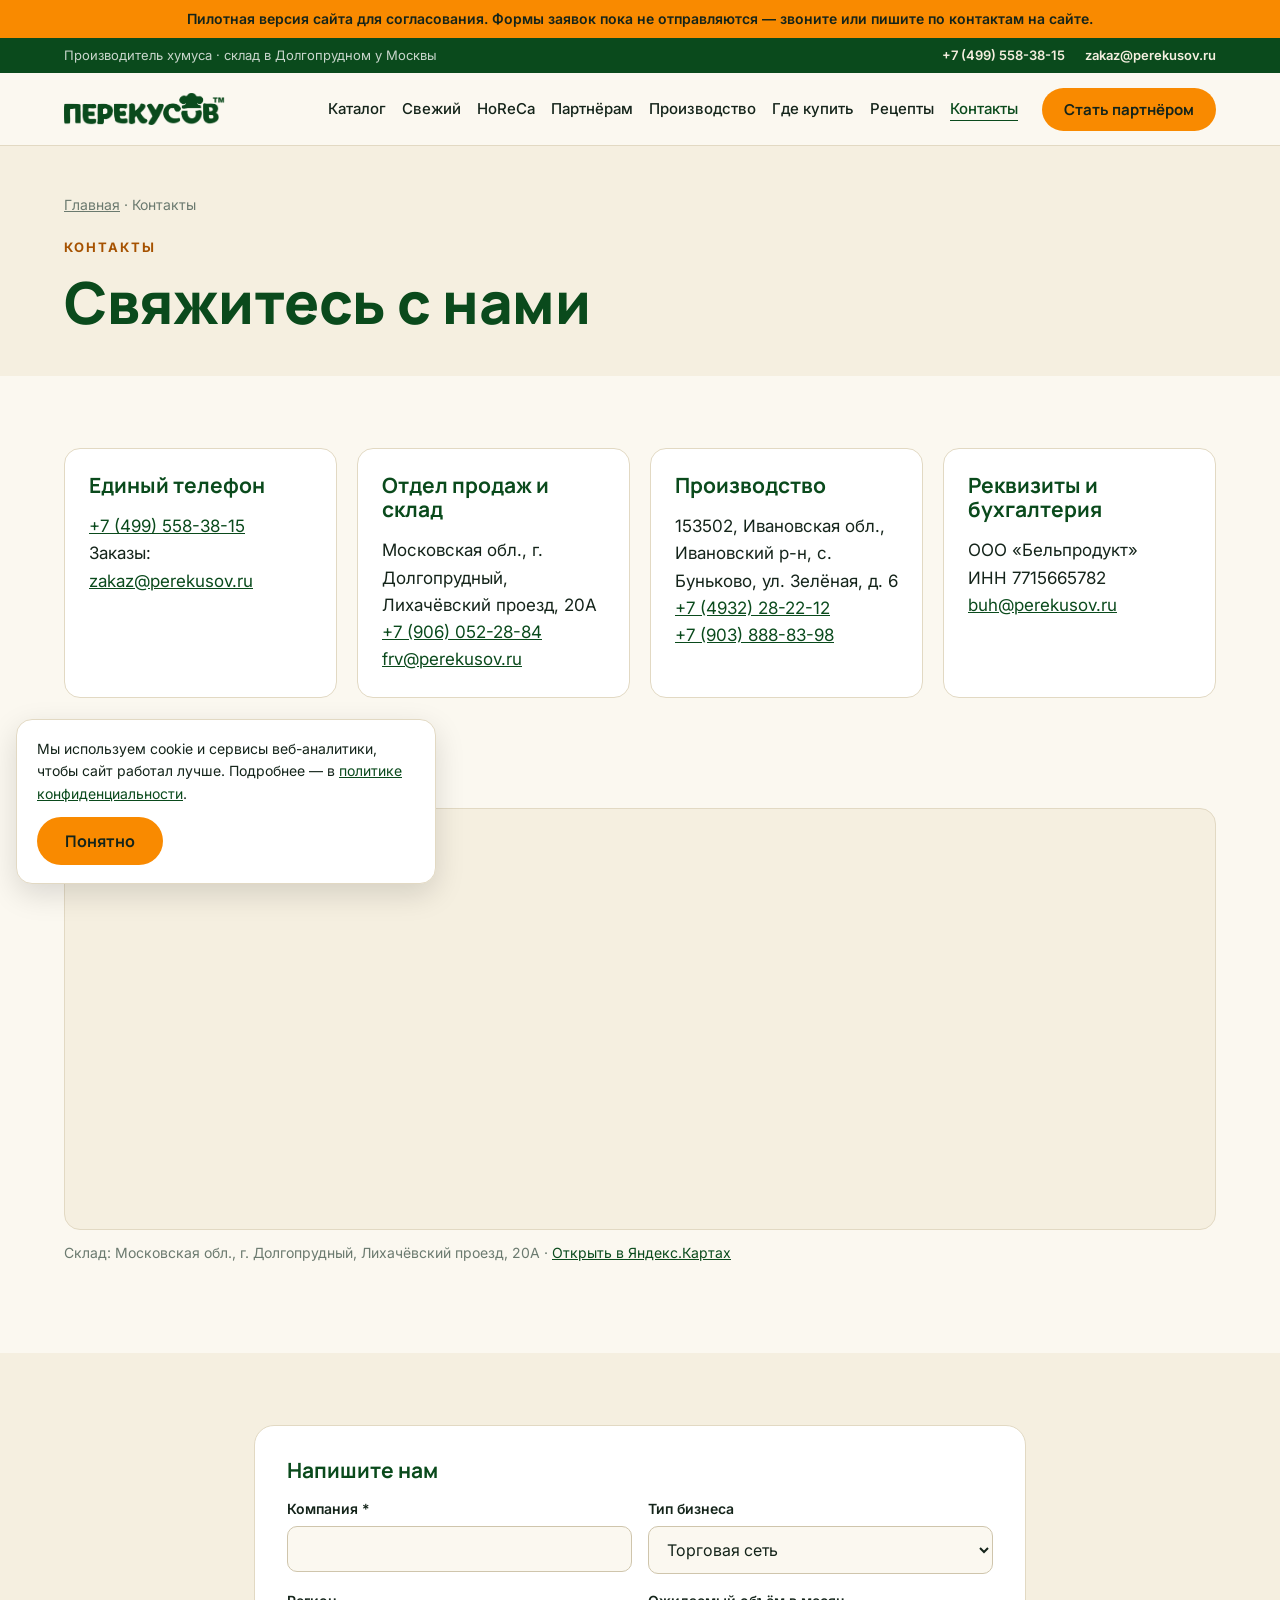
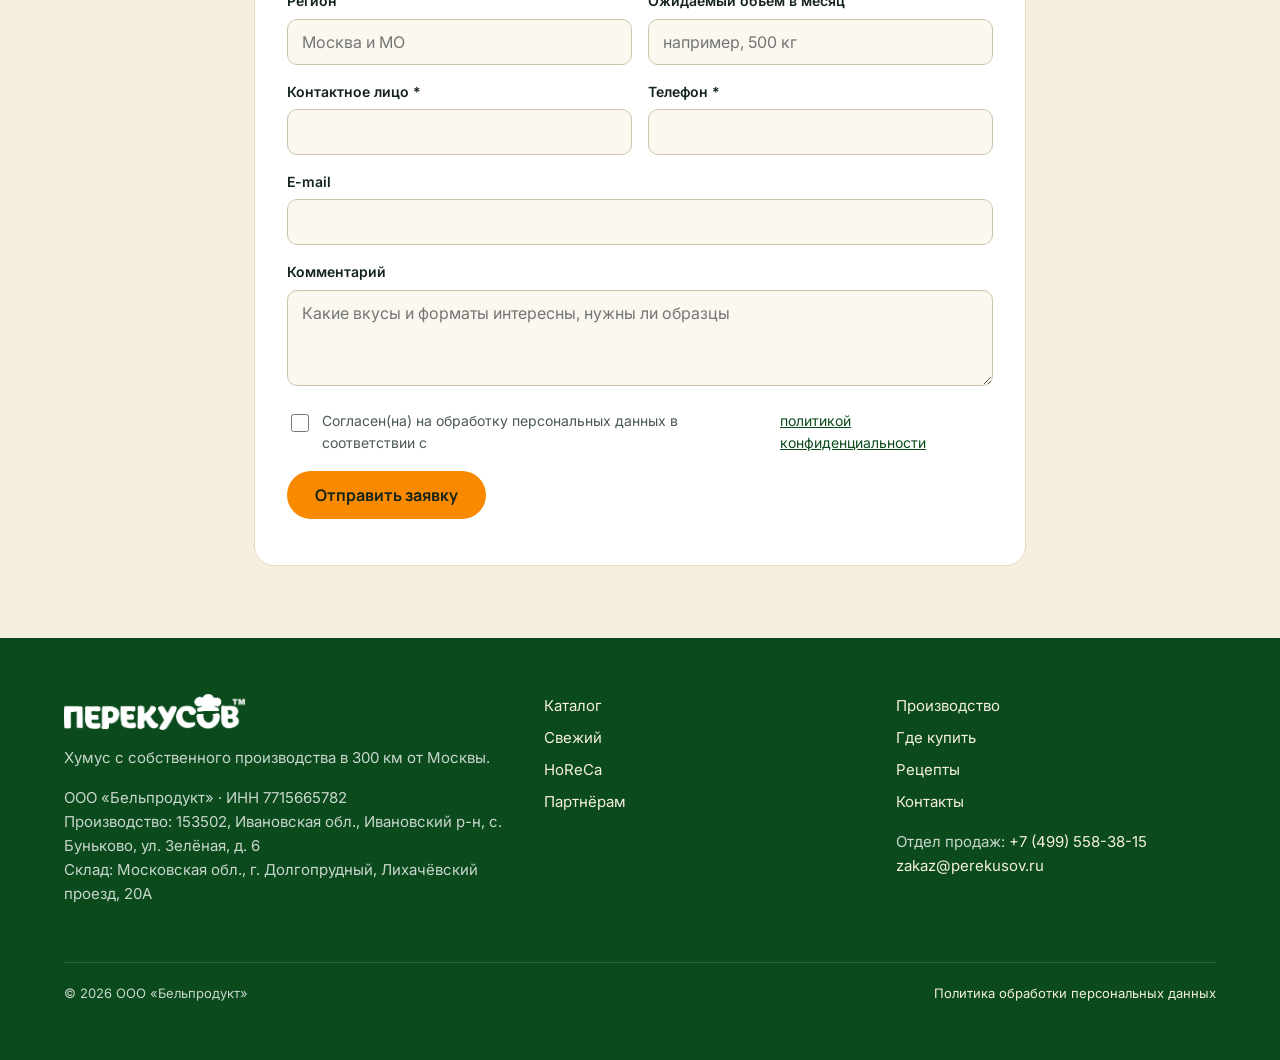
<file: contacts/index.html>
<!doctype html>
<html lang="ru">
<head>
<meta charset="utf-8">
<meta name="viewport" content="width=device-width, initial-scale=1">
<title>Контакты ООО «Бельпродукт» — производитель хумуса «Перекусов»</title>
<meta name="description" content="Контакты ООО «Бельпродукт»: отдел продаж, склад в Долгопрудном (Лихачёвский проезд, 20А) и производство в Ивановской области.">
<link rel="canonical" href="https://perekusov.ru/contacts/">
<meta property="og:type" content="website">
<meta property="og:title" content="Контакты ООО «Бельпродукт» — производитель хумуса «Перекусов»">
<meta property="og:description" content="Контакты ООО «Бельпродукт»: отдел продаж, склад в Долгопрудном (Лихачёвский проезд, 20А) и производство в Ивановской области.">
<meta property="og:url" content="https://perekusov.ru/contacts/">
<meta property="og:locale" content="ru_RU">
<link rel="icon" href="../img/favicon.svg" type="image/svg+xml">
<link rel="preconnect" href="https://fonts.googleapis.com">
<link rel="preconnect" href="https://fonts.gstatic.com" crossorigin>
<link rel="stylesheet" href="https://fonts.googleapis.com/css2?family=Inter:wght@400;500;600;700&family=Manrope:wght@600;700;800&display=swap">
<link rel="stylesheet" href="../css/styles.css">
<script type="application/ld+json">{"@context":"https://schema.org","@type":"Organization","name":"ООО «Бельпродукт»","brand":{"@type":"Brand","name":"Перекусов"},"url":"https://perekusov.ru","taxID":"7715665782","address":{"@type":"PostalAddress","streetAddress":"ул. Зелёная, д. 6","addressLocality":"с. Буньково","addressRegion":"Ивановская область","postalCode":"153502","addressCountry":"RU"},"telephone":"+74995583815","email":"zakaz@perekusov.ru"}</script>
<meta name="robots" content="noindex, nofollow">
<script>window.__pilot = true;</script>
</head>
<body>
<div class="pilot-bar">Пилотная версия сайта для согласования. Формы заявок пока не отправляются — звоните или пишите по контактам на сайте.</div>
<div class="topbar"><div class="container topbar__inner">
  <span class="topbar__claim">Производитель хумуса · склад в Долгопрудном у Москвы</span>
  <span class="topbar__contacts"><span><a href="tel:+74995583815" data-goal="phone_click">+7 (499) 558-38-15</a></span><span><a href="mailto:zakaz@perekusov.ru">zakaz@perekusov.ru</a></span></span>
</div></div>
<header class="header">
  <div class="container header__inner">
    <a class="logo" href="../index.html" aria-label="Перекусов — на главную"><img src="../img/logo-green.png" alt="Перекусов" width="161" height="32"></a>
    <nav class="nav" aria-label="Основное меню"><a href="../catalog/index.html">Каталог</a><a href="../svezhiy/index.html">Свежий</a><a href="../horeca/index.html">HoReCa</a><a href="../partners/index.html">Партнёрам</a><a href="../production/index.html">Производство</a><a href="../gde-kupit/index.html">Где купить</a><a href="../recepty/index.html">Рецепты</a><a href="../contacts/index.html" aria-current="page">Контакты</a></nav>
    <a class="btn btn--primary" href="../partners/index.html#form" data-goal="cta_partner">Стать партнёром</a>
    <button class="burger" type="button" aria-label="Меню" aria-expanded="false"><span></span><span></span><span></span></button>
  </div>
</header>
<main>
<section class="page-head"><div class="container">
  <div class="breadcrumbs"><a href="../index.html">Главная</a> · Контакты</div>
  <span class="eyebrow">Контакты</span>
  <h1>Свяжитесь с нами</h1>
  
</div></section>
<section class="section"><div class="container">
  <div class="grid grid--4">
    <div class="card"><h3>Единый телефон</h3><p><a href="tel:+74995583815" data-goal="phone_click">+7 (499) 558-38-15</a><br>Заказы: <a href="mailto:zakaz@perekusov.ru">zakaz@perekusov.ru</a></p></div>
    <div class="card"><h3>Отдел продаж и склад</h3><p>Московская обл., г. Долгопрудный, Лихачёвский проезд, 20А<br><a href="tel:+" data-goal="phone_click">+7 (906) 052-28-84</a><br><a href="mailto:frv@perekusov.ru">frv@perekusov.ru</a></p></div>
    <div class="card"><h3>Производство</h3><p>153502, Ивановская обл., Ивановский р-н, с. Буньково, ул. Зелёная, д. 6<br><a href="tel:+" data-goal="phone_click">+7 (4932) 28-22-12</a><br><a href="tel:+" data-goal="phone_click">+7 (903) 888-83-98</a></p></div>
    <div class="card"><h3>Реквизиты и бухгалтерия</h3><p>ООО «Бельпродукт»<br>ИНН 7715665782<br><a href="mailto:buh@perekusov.ru">buh@perekusov.ru</a></p></div>
  </div>
  <h2 style="margin-top:48px">Склад на карте</h2>
  <div class="map">
    <iframe src="https://yandex.ru/map-widget/v1/?text=%D0%9C%D0%BE%D1%81%D0%BA%D0%BE%D0%B2%D1%81%D0%BA%D0%B0%D1%8F%20%D0%BE%D0%B1%D0%BB.%2C%20%D0%B3.%20%D0%94%D0%BE%D0%BB%D0%B3%D0%BE%D0%BF%D1%80%D1%83%D0%B4%D0%BD%D1%8B%D0%B9%2C%20%D0%9B%D0%B8%D1%85%D0%B0%D1%87%D1%91%D0%B2%D1%81%D0%BA%D0%B8%D0%B9%20%D0%BF%D1%80%D0%BE%D0%B5%D0%B7%D0%B4%2C%2020%D0%90&amp;z=15" title="Склад «Перекусов» на карте: Московская обл., г. Долгопрудный, Лихачёвский проезд, 20А" loading="lazy" allowfullscreen></iframe>
  </div>
  <p class="note" style="margin-top:12px">Склад: Московская обл., г. Долгопрудный, Лихачёвский проезд, 20А · <a href="https://yandex.ru/maps/?text=%D0%9C%D0%BE%D1%81%D0%BA%D0%BE%D0%B2%D1%81%D0%BA%D0%B0%D1%8F%20%D0%BE%D0%B1%D0%BB.%2C%20%D0%B3.%20%D0%94%D0%BE%D0%BB%D0%B3%D0%BE%D0%BF%D1%80%D1%83%D0%B4%D0%BD%D1%8B%D0%B9%2C%20%D0%9B%D0%B8%D1%85%D0%B0%D1%87%D1%91%D0%B2%D1%81%D0%BA%D0%B8%D0%B9%20%D0%BF%D1%80%D0%BE%D0%B5%D0%B7%D0%B4%2C%2020%D0%90" target="_blank" rel="noopener">Открыть в Яндекс.Картах</a></p>
</div></section>
<section class="section section--cream"><div class="container" style="max-width:820px">
  <form class="form" id="form-contacts" data-lead novalidate>
    <h3>Напишите нам</h3>
    <div class="form__grid">
      <div class="field"><label for="form-contacts-company">Компания *</label><input id="form-contacts-company" name="company" required autocomplete="organization"></div>
      <div class="field"><label for="form-contacts-type">Тип бизнеса</label><select id="form-contacts-type" name="type"><option value="retail">Торговая сеть</option><option value="stm">СТМ (собственная марка сети)</option><option value="distributor">Дистрибьютор / опт</option><option value="horeca">HoReCa / кейтеринг</option><option value="other">Другое</option></select></div>
      <div class="field"><label for="form-contacts-region">Регион</label><input id="form-contacts-region" name="region" placeholder="Москва и МО"></div>
      <div class="field"><label for="form-contacts-volume">Ожидаемый объём в месяц</label><input id="form-contacts-volume" name="volume" placeholder="например, 500 кг"></div>
      <div class="field"><label for="form-contacts-name">Контактное лицо *</label><input id="form-contacts-name" name="name" required autocomplete="name"></div>
      <div class="field"><label for="form-contacts-phone">Телефон *</label><input id="form-contacts-phone" name="phone" type="tel" required autocomplete="tel"></div>
      <div class="field form__full"><label for="form-contacts-email">E-mail</label><input id="form-contacts-email" name="email" type="email" autocomplete="email"></div>
      <div class="field form__full"><label for="form-contacts-comment">Комментарий</label><textarea id="form-contacts-comment" name="comment" placeholder="Какие вкусы и форматы интересны, нужны ли образцы"></textarea></div>
      <input class="hp" name="website" tabindex="-1" autocomplete="off" aria-hidden="true">
      <label class="consent form__full"><input type="checkbox" name="consent" value="yes" required>Согласен(на) на обработку персональных данных в соответствии с <a href="../privacy/index.html">политикой конфиденциальности</a></label>
      <div class="form__full"><button class="btn btn--primary" type="submit">Отправить заявку</button><div class="form__status" role="status" aria-live="polite"></div></div>
    </div>
  </form>
</div></section>
</main>
<footer class="footer">
  <div class="container">
    <div class="footer__grid">
      <div>
        <a class="logo" href="../index.html"><img src="../img/logo-white.png" alt="Перекусов" width="182" height="36"></a>
        <p style="margin-top:16px">Хумус с собственного производства в 300 км от Москвы.</p>
        <p>ООО «Бельпродукт» · ИНН 7715665782<br>Производство: 153502, Ивановская обл., Ивановский р-н, с. Буньково, ул. Зелёная, д. 6<br>Склад: Московская обл., г. Долгопрудный, Лихачёвский проезд, 20А</p>
      </div>
      <div>
        <ul class="footer__links"><li><a href="../catalog/index.html">Каталог</a></li><li><a href="../svezhiy/index.html">Свежий</a></li><li><a href="../horeca/index.html">HoReCa</a></li><li><a href="../partners/index.html">Партнёрам</a></li></ul>
      </div>
      <div>
        <ul class="footer__links">
          <li><a href="../production/index.html">Производство</a></li><li><a href="../gde-kupit/index.html">Где купить</a></li><li><a href="../recepty/index.html">Рецепты</a></li><li><a href="../contacts/index.html">Контакты</a></li>
          
        </ul>
        <p style="margin-top:16px">Отдел продаж: <a href="tel:+74995583815" data-goal="phone_click">+7 (499) 558-38-15</a><br><a href="mailto:zakaz@perekusov.ru">zakaz@perekusov.ru</a></p>
      </div>
    </div>
    <div class="footer__bottom">
      <span>© 2026 ООО «Бельпродукт»</span>
      <a href="../privacy/index.html">Политика обработки персональных данных</a>
    </div>
  </div>
</footer>
<a class="btn btn--primary sticky-cta" href="../partners/index.html#form" data-goal="cta_partner_mobile">Стать партнёром</a>
<div class="cookie" role="dialog" aria-label="Использование cookie">
  <p>Мы используем cookie и сервисы веб-аналитики, чтобы сайт работал лучше. Подробнее — в <a href="../privacy/index.html">политике конфиденциальности</a>.</p>
  <button class="btn btn--primary" type="button">Понятно</button>
</div>
<script src="../js/main.js" defer></script>
</body>
</html>
</file>
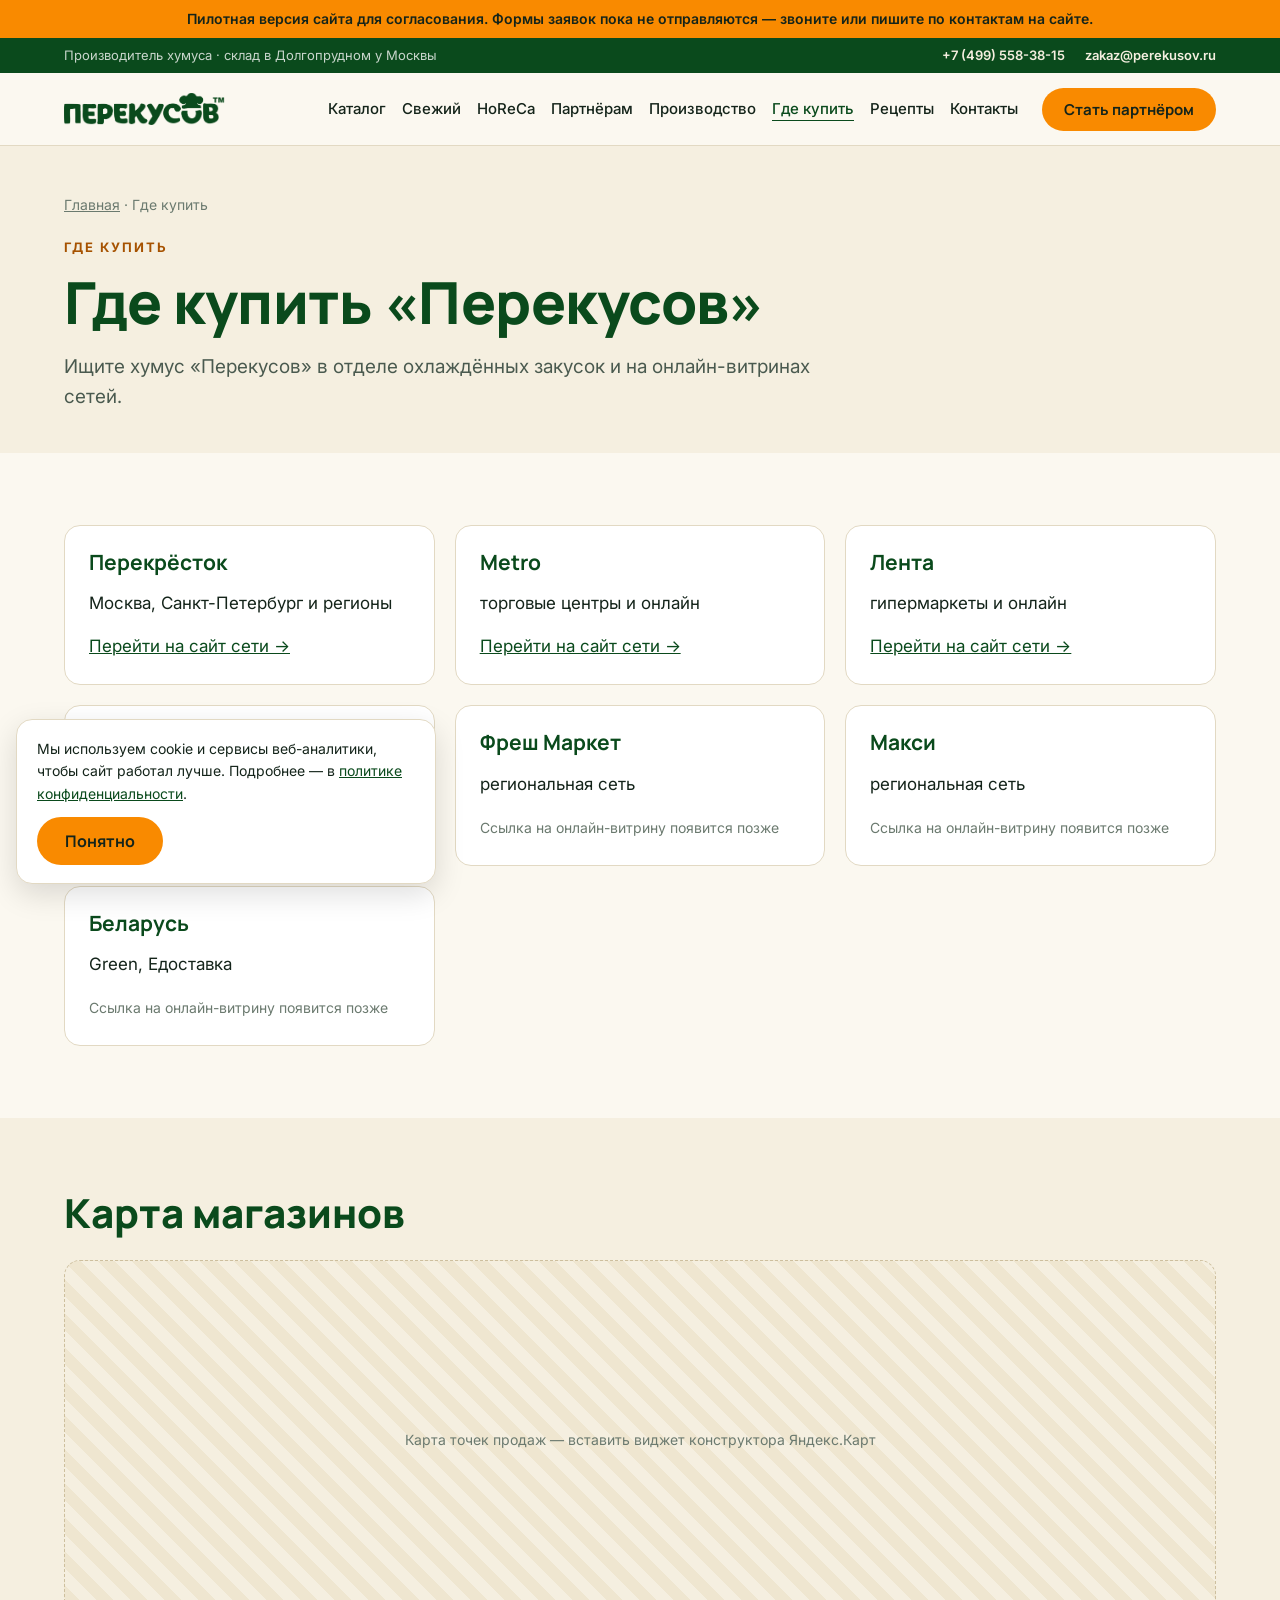
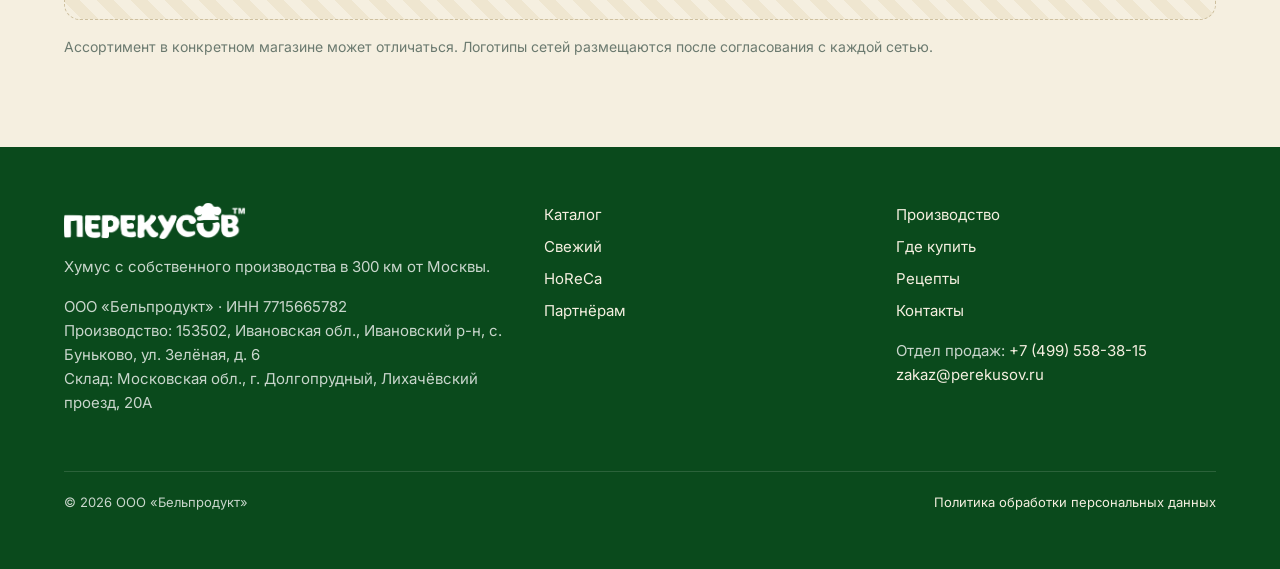
<file: gde-kupit/index.html>
<!doctype html>
<html lang="ru">
<head>
<meta charset="utf-8">
<meta name="viewport" content="width=device-width, initial-scale=1">
<title>Где купить хумус «Перекусов»: магазины и онлайн-витрины</title>
<meta name="description" content="Хумус «Перекусов» продаётся в Перекрёстке, Metro, Ленте и других сетях. Список магазинов и онлайн-витрин.">
<link rel="canonical" href="https://perekusov.ru/gde-kupit/">
<meta property="og:type" content="website">
<meta property="og:title" content="Где купить хумус «Перекусов»: магазины и онлайн-витрины">
<meta property="og:description" content="Хумус «Перекусов» продаётся в Перекрёстке, Metro, Ленте и других сетях. Список магазинов и онлайн-витрин.">
<meta property="og:url" content="https://perekusov.ru/gde-kupit/">
<meta property="og:locale" content="ru_RU">
<link rel="icon" href="../img/favicon.svg" type="image/svg+xml">
<link rel="preconnect" href="https://fonts.googleapis.com">
<link rel="preconnect" href="https://fonts.gstatic.com" crossorigin>
<link rel="stylesheet" href="https://fonts.googleapis.com/css2?family=Inter:wght@400;500;600;700&family=Manrope:wght@600;700;800&display=swap">
<link rel="stylesheet" href="../css/styles.css">
<script type="application/ld+json">{"@context":"https://schema.org","@type":"Organization","name":"ООО «Бельпродукт»","brand":{"@type":"Brand","name":"Перекусов"},"url":"https://perekusov.ru","taxID":"7715665782","address":{"@type":"PostalAddress","streetAddress":"ул. Зелёная, д. 6","addressLocality":"с. Буньково","addressRegion":"Ивановская область","postalCode":"153502","addressCountry":"RU"},"telephone":"+74995583815","email":"zakaz@perekusov.ru"}</script>
<meta name="robots" content="noindex, nofollow">
<script>window.__pilot = true;</script>
</head>
<body>
<div class="pilot-bar">Пилотная версия сайта для согласования. Формы заявок пока не отправляются — звоните или пишите по контактам на сайте.</div>
<div class="topbar"><div class="container topbar__inner">
  <span class="topbar__claim">Производитель хумуса · склад в Долгопрудном у Москвы</span>
  <span class="topbar__contacts"><span><a href="tel:+74995583815" data-goal="phone_click">+7 (499) 558-38-15</a></span><span><a href="mailto:zakaz@perekusov.ru">zakaz@perekusov.ru</a></span></span>
</div></div>
<header class="header">
  <div class="container header__inner">
    <a class="logo" href="../index.html" aria-label="Перекусов — на главную"><img src="../img/logo-green.png" alt="Перекусов" width="161" height="32"></a>
    <nav class="nav" aria-label="Основное меню"><a href="../catalog/index.html">Каталог</a><a href="../svezhiy/index.html">Свежий</a><a href="../horeca/index.html">HoReCa</a><a href="../partners/index.html">Партнёрам</a><a href="../production/index.html">Производство</a><a href="../gde-kupit/index.html" aria-current="page">Где купить</a><a href="../recepty/index.html">Рецепты</a><a href="../contacts/index.html">Контакты</a></nav>
    <a class="btn btn--primary" href="../partners/index.html#form" data-goal="cta_partner">Стать партнёром</a>
    <button class="burger" type="button" aria-label="Меню" aria-expanded="false"><span></span><span></span><span></span></button>
  </div>
</header>
<main>
<section class="page-head"><div class="container">
  <div class="breadcrumbs"><a href="../index.html">Главная</a> · Где купить</div>
  <span class="eyebrow">Где купить</span>
  <h1>Где купить «Перекусов»</h1>
  <p>Ищите хумус «Перекусов» в отделе охлаждённых закусок и на онлайн-витринах сетей.</p>
</div></section>
<section class="section"><div class="container">
  <div class="grid grid--3">
    <div class="card"><h3>Перекрёсток</h3><p>Москва, Санкт-Петербург и регионы</p><a href="https://www.perekrestok.ru/" target="_blank" rel="noopener" data-goal="retailer_click">Перейти на сайт сети →</a></div><div class="card"><h3>Metro</h3><p>торговые центры и онлайн</p><a href="https://online.metro-cc.ru/products/humus-klassicheskij-perekusov-150g" target="_blank" rel="noopener" data-goal="retailer_click">Перейти на сайт сети →</a></div><div class="card"><h3>Лента</h3><p>гипермаркеты и онлайн</p><a href="https://lenta.com/" target="_blank" rel="noopener" data-goal="retailer_click">Перейти на сайт сети →</a></div><div class="card"><h3>Авоська</h3><p>Москва и область</p><span class="note">Ссылка на онлайн-витрину появится позже</span></div><div class="card"><h3>Фреш Маркет</h3><p>региональная сеть</p><span class="note">Ссылка на онлайн-витрину появится позже</span></div><div class="card"><h3>Макси</h3><p>региональная сеть</p><span class="note">Ссылка на онлайн-витрину появится позже</span></div><div class="card"><h3>Беларусь</h3><p>Green, Едоставка</p><span class="note">Ссылка на онлайн-витрину появится позже</span></div>
  </div>
</div></section>
<section class="section section--cream"><div class="container">
  <h2>Карта магазинов</h2>
  <div class="photo" style="min-height:360px;margin-top:24px">Карта точек продаж — вставить виджет конструктора Яндекс.Карт</div>
  <p class="note" style="margin-top:16px">Ассортимент в конкретном магазине может отличаться. Логотипы сетей размещаются после согласования с каждой сетью.</p>
</div></section>
</main>
<footer class="footer">
  <div class="container">
    <div class="footer__grid">
      <div>
        <a class="logo" href="../index.html"><img src="../img/logo-white.png" alt="Перекусов" width="182" height="36"></a>
        <p style="margin-top:16px">Хумус с собственного производства в 300 км от Москвы.</p>
        <p>ООО «Бельпродукт» · ИНН 7715665782<br>Производство: 153502, Ивановская обл., Ивановский р-н, с. Буньково, ул. Зелёная, д. 6<br>Склад: Московская обл., г. Долгопрудный, Лихачёвский проезд, 20А</p>
      </div>
      <div>
        <ul class="footer__links"><li><a href="../catalog/index.html">Каталог</a></li><li><a href="../svezhiy/index.html">Свежий</a></li><li><a href="../horeca/index.html">HoReCa</a></li><li><a href="../partners/index.html">Партнёрам</a></li></ul>
      </div>
      <div>
        <ul class="footer__links">
          <li><a href="../production/index.html">Производство</a></li><li><a href="../gde-kupit/index.html">Где купить</a></li><li><a href="../recepty/index.html">Рецепты</a></li><li><a href="../contacts/index.html">Контакты</a></li>
          
        </ul>
        <p style="margin-top:16px">Отдел продаж: <a href="tel:+74995583815" data-goal="phone_click">+7 (499) 558-38-15</a><br><a href="mailto:zakaz@perekusov.ru">zakaz@perekusov.ru</a></p>
      </div>
    </div>
    <div class="footer__bottom">
      <span>© 2026 ООО «Бельпродукт»</span>
      <a href="../privacy/index.html">Политика обработки персональных данных</a>
    </div>
  </div>
</footer>
<a class="btn btn--primary sticky-cta" href="../partners/index.html#form" data-goal="cta_partner_mobile">Стать партнёром</a>
<div class="cookie" role="dialog" aria-label="Использование cookie">
  <p>Мы используем cookie и сервисы веб-аналитики, чтобы сайт работал лучше. Подробнее — в <a href="../privacy/index.html">политике конфиденциальности</a>.</p>
  <button class="btn btn--primary" type="button">Понятно</button>
</div>
<script src="../js/main.js" defer></script>
</body>
</html>
</file>
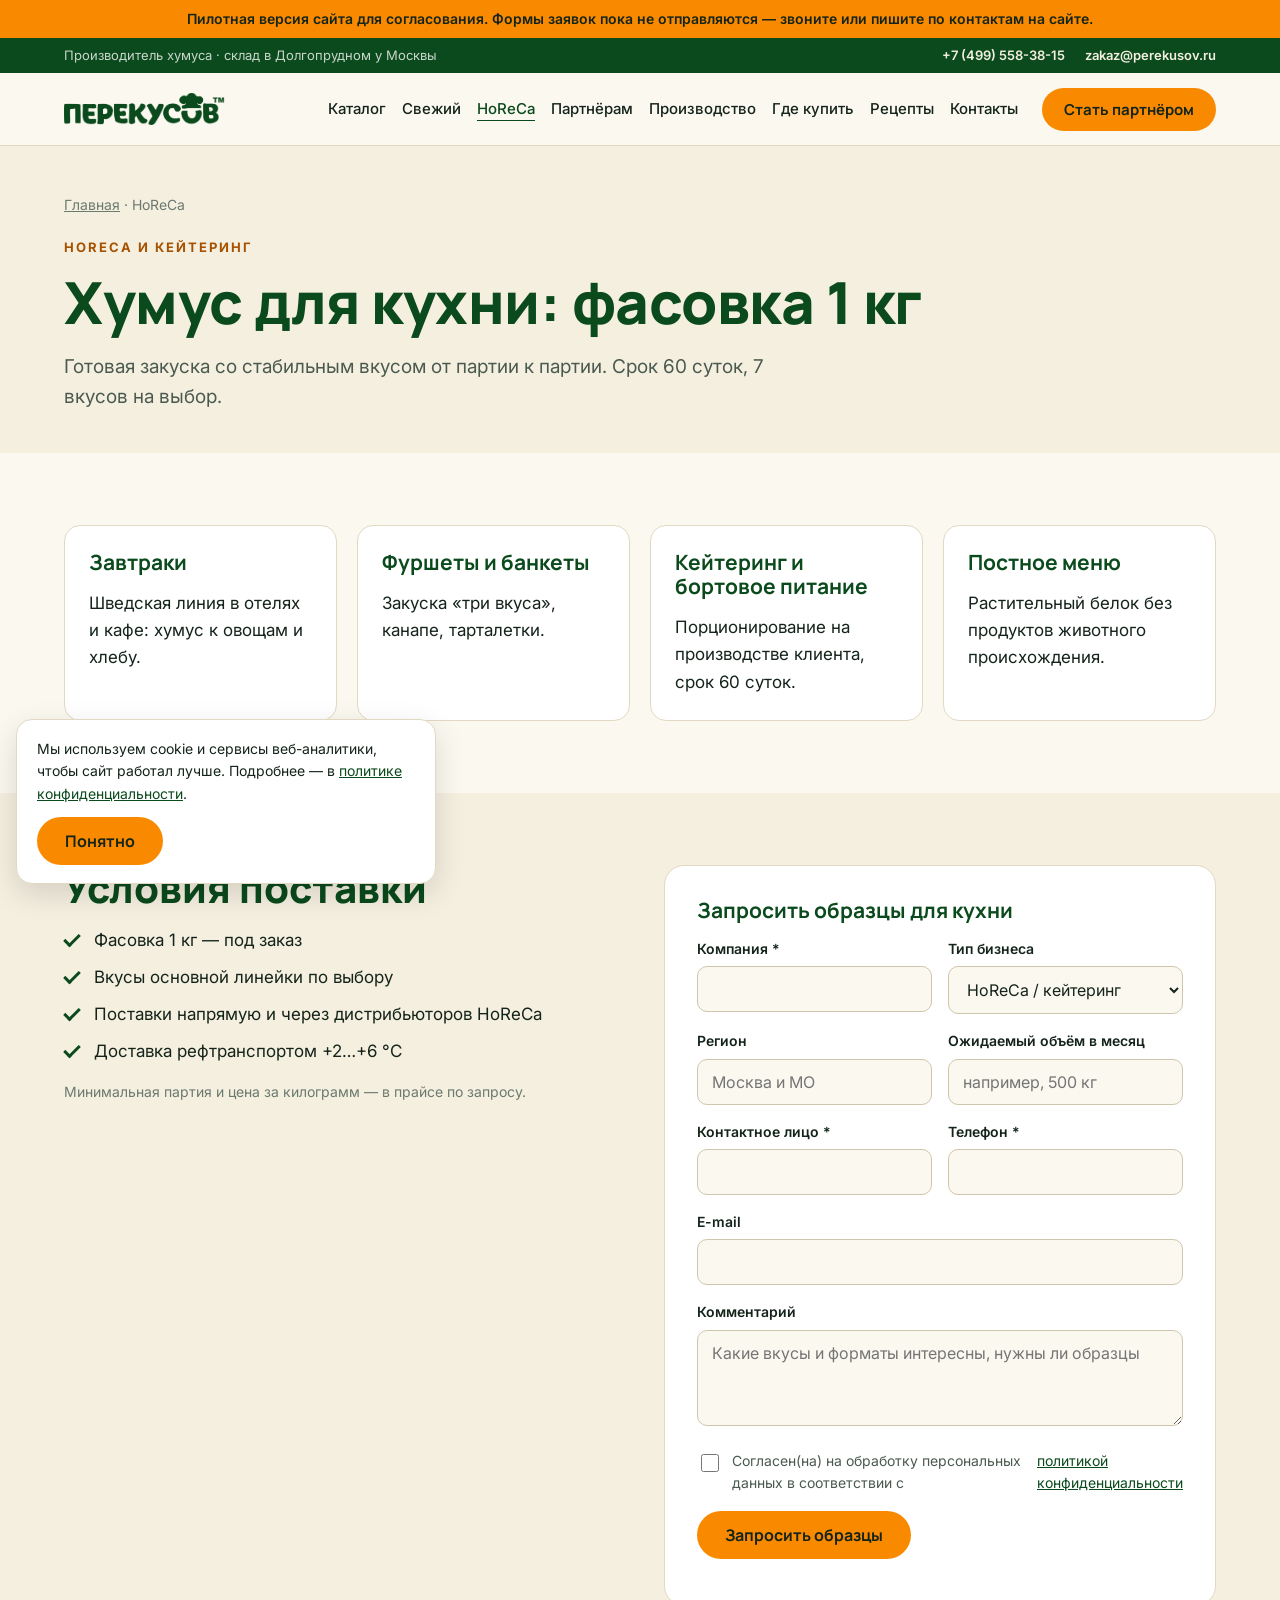
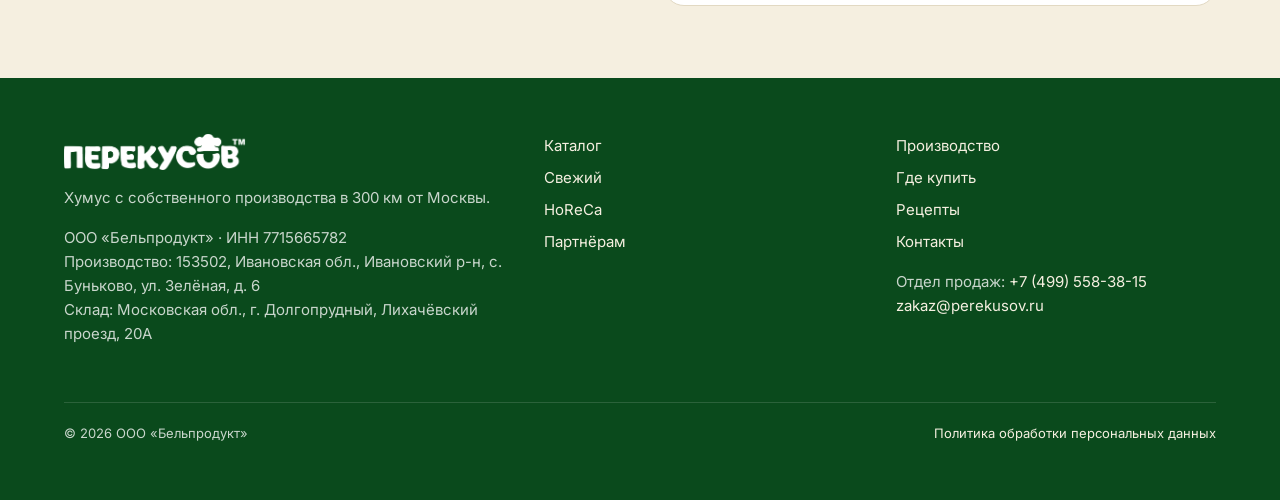
<file: horeca/index.html>
<!doctype html>
<html lang="ru">
<head>
<meta charset="utf-8">
<meta name="viewport" content="width=device-width, initial-scale=1">
<title>Хумус для HoReCa и кейтеринга оптом — фасовка 1 кг | Перекусов</title>
<meta name="description" content="Хумус «Перекусов» для ресторанов, кафе, кейтеринга и бортового питания: фасовка 1 кг, 7 вкусов, срок 60 суток.">
<link rel="canonical" href="https://perekusov.ru/horeca/">
<meta property="og:type" content="website">
<meta property="og:title" content="Хумус для HoReCa и кейтеринга оптом — фасовка 1 кг | Перекусов">
<meta property="og:description" content="Хумус «Перекусов» для ресторанов, кафе, кейтеринга и бортового питания: фасовка 1 кг, 7 вкусов, срок 60 суток.">
<meta property="og:url" content="https://perekusov.ru/horeca/">
<meta property="og:locale" content="ru_RU">
<link rel="icon" href="../img/favicon.svg" type="image/svg+xml">
<link rel="preconnect" href="https://fonts.googleapis.com">
<link rel="preconnect" href="https://fonts.gstatic.com" crossorigin>
<link rel="stylesheet" href="https://fonts.googleapis.com/css2?family=Inter:wght@400;500;600;700&family=Manrope:wght@600;700;800&display=swap">
<link rel="stylesheet" href="../css/styles.css">
<script type="application/ld+json">{"@context":"https://schema.org","@type":"Organization","name":"ООО «Бельпродукт»","brand":{"@type":"Brand","name":"Перекусов"},"url":"https://perekusov.ru","taxID":"7715665782","address":{"@type":"PostalAddress","streetAddress":"ул. Зелёная, д. 6","addressLocality":"с. Буньково","addressRegion":"Ивановская область","postalCode":"153502","addressCountry":"RU"},"telephone":"+74995583815","email":"zakaz@perekusov.ru"}</script>
<script type="application/ld+json">{"@context":"https://schema.org","@type":"Product","name":"Хумус «Перекусов» Хумус для HoReCa, 1 кг","brand":{"@type":"Brand","name":"Перекусов"},"manufacturer":{"@type":"Organization","name":"ООО «Бельпродукт»"},"description":"Фасовка 1 кг для ресторанов, кафе и кейтеринга. Вкусы — по запросу.","url":"https://perekusov.ru/catalog/#horeca-1kg"}</script>
<meta name="robots" content="noindex, nofollow">
<script>window.__pilot = true;</script>
</head>
<body>
<div class="pilot-bar">Пилотная версия сайта для согласования. Формы заявок пока не отправляются — звоните или пишите по контактам на сайте.</div>
<div class="topbar"><div class="container topbar__inner">
  <span class="topbar__claim">Производитель хумуса · склад в Долгопрудном у Москвы</span>
  <span class="topbar__contacts"><span><a href="tel:+74995583815" data-goal="phone_click">+7 (499) 558-38-15</a></span><span><a href="mailto:zakaz@perekusov.ru">zakaz@perekusov.ru</a></span></span>
</div></div>
<header class="header">
  <div class="container header__inner">
    <a class="logo" href="../index.html" aria-label="Перекусов — на главную"><img src="../img/logo-green.png" alt="Перекусов" width="161" height="32"></a>
    <nav class="nav" aria-label="Основное меню"><a href="../catalog/index.html">Каталог</a><a href="../svezhiy/index.html">Свежий</a><a href="../horeca/index.html" aria-current="page">HoReCa</a><a href="../partners/index.html">Партнёрам</a><a href="../production/index.html">Производство</a><a href="../gde-kupit/index.html">Где купить</a><a href="../recepty/index.html">Рецепты</a><a href="../contacts/index.html">Контакты</a></nav>
    <a class="btn btn--primary" href="../partners/index.html#form" data-goal="cta_partner">Стать партнёром</a>
    <button class="burger" type="button" aria-label="Меню" aria-expanded="false"><span></span><span></span><span></span></button>
  </div>
</header>
<main>
<section class="page-head"><div class="container">
  <div class="breadcrumbs"><a href="../index.html">Главная</a> · HoReCa</div>
  <span class="eyebrow">HoReCa и кейтеринг</span>
  <h1>Хумус для кухни: фасовка 1 кг</h1>
  <p>Готовая закуска со стабильным вкусом от партии к партии. Срок 60 суток, 7 вкусов на выбор.</p>
</div></section>
<section class="section"><div class="container">
  <div class="grid grid--4">
    <div class="card"><h3>Завтраки</h3><p>Шведская линия в отелях и кафе: хумус к овощам и хлебу.</p></div>
    <div class="card"><h3>Фуршеты и банкеты</h3><p>Закуска «три вкуса», канапе, тарталетки.</p></div>
    <div class="card"><h3>Кейтеринг и бортовое питание</h3><p>Порционирование на производстве клиента, срок 60 суток.</p></div>
    <div class="card"><h3>Постное меню</h3><p>Растительный белок без продуктов животного происхождения.</p></div>
  </div>
</div></section>
<section class="section section--cream"><div class="container split">
  <div>
    <h2>Условия поставки</h2>
    <ul class="checklist">
      <li>Фасовка 1 кг — под заказ</li>
      <li>Вкусы основной линейки по выбору</li>
      <li>Поставки напрямую и через дистрибьюторов HoReCa</li>
      <li>Доставка рефтранспортом +2…+6 °C</li>
    </ul>
    <p class="note">Минимальная партия и цена за килограмм — в прайсе по запросу.</p>
  </div>
  <form class="form" id="form-horeca" data-lead novalidate>
    <h3>Запросить образцы для кухни</h3>
    <div class="form__grid">
      <div class="field"><label for="form-horeca-company">Компания *</label><input id="form-horeca-company" name="company" required autocomplete="organization"></div>
      <div class="field"><label for="form-horeca-type">Тип бизнеса</label><select id="form-horeca-type" name="type"><option value="retail">Торговая сеть</option><option value="stm">СТМ (собственная марка сети)</option><option value="distributor">Дистрибьютор / опт</option><option value="horeca" selected>HoReCa / кейтеринг</option><option value="other">Другое</option></select></div>
      <div class="field"><label for="form-horeca-region">Регион</label><input id="form-horeca-region" name="region" placeholder="Москва и МО"></div>
      <div class="field"><label for="form-horeca-volume">Ожидаемый объём в месяц</label><input id="form-horeca-volume" name="volume" placeholder="например, 500 кг"></div>
      <div class="field"><label for="form-horeca-name">Контактное лицо *</label><input id="form-horeca-name" name="name" required autocomplete="name"></div>
      <div class="field"><label for="form-horeca-phone">Телефон *</label><input id="form-horeca-phone" name="phone" type="tel" required autocomplete="tel"></div>
      <div class="field form__full"><label for="form-horeca-email">E-mail</label><input id="form-horeca-email" name="email" type="email" autocomplete="email"></div>
      <div class="field form__full"><label for="form-horeca-comment">Комментарий</label><textarea id="form-horeca-comment" name="comment" placeholder="Какие вкусы и форматы интересны, нужны ли образцы"></textarea></div>
      <input class="hp" name="website" tabindex="-1" autocomplete="off" aria-hidden="true">
      <label class="consent form__full"><input type="checkbox" name="consent" value="yes" required>Согласен(на) на обработку персональных данных в соответствии с <a href="../privacy/index.html">политикой конфиденциальности</a></label>
      <div class="form__full"><button class="btn btn--primary" type="submit">Запросить образцы</button><div class="form__status" role="status" aria-live="polite"></div></div>
    </div>
  </form>
</div></section>
</main>
<footer class="footer">
  <div class="container">
    <div class="footer__grid">
      <div>
        <a class="logo" href="../index.html"><img src="../img/logo-white.png" alt="Перекусов" width="182" height="36"></a>
        <p style="margin-top:16px">Хумус с собственного производства в 300 км от Москвы.</p>
        <p>ООО «Бельпродукт» · ИНН 7715665782<br>Производство: 153502, Ивановская обл., Ивановский р-н, с. Буньково, ул. Зелёная, д. 6<br>Склад: Московская обл., г. Долгопрудный, Лихачёвский проезд, 20А</p>
      </div>
      <div>
        <ul class="footer__links"><li><a href="../catalog/index.html">Каталог</a></li><li><a href="../svezhiy/index.html">Свежий</a></li><li><a href="../horeca/index.html">HoReCa</a></li><li><a href="../partners/index.html">Партнёрам</a></li></ul>
      </div>
      <div>
        <ul class="footer__links">
          <li><a href="../production/index.html">Производство</a></li><li><a href="../gde-kupit/index.html">Где купить</a></li><li><a href="../recepty/index.html">Рецепты</a></li><li><a href="../contacts/index.html">Контакты</a></li>
          
        </ul>
        <p style="margin-top:16px">Отдел продаж: <a href="tel:+74995583815" data-goal="phone_click">+7 (499) 558-38-15</a><br><a href="mailto:zakaz@perekusov.ru">zakaz@perekusov.ru</a></p>
      </div>
    </div>
    <div class="footer__bottom">
      <span>© 2026 ООО «Бельпродукт»</span>
      <a href="../privacy/index.html">Политика обработки персональных данных</a>
    </div>
  </div>
</footer>
<a class="btn btn--primary sticky-cta" href="../partners/index.html#form" data-goal="cta_partner_mobile">Стать партнёром</a>
<div class="cookie" role="dialog" aria-label="Использование cookie">
  <p>Мы используем cookie и сервисы веб-аналитики, чтобы сайт работал лучше. Подробнее — в <a href="../privacy/index.html">политике конфиденциальности</a>.</p>
  <button class="btn btn--primary" type="button">Понятно</button>
</div>
<script src="../js/main.js" defer></script>
</body>
</html>
</file>
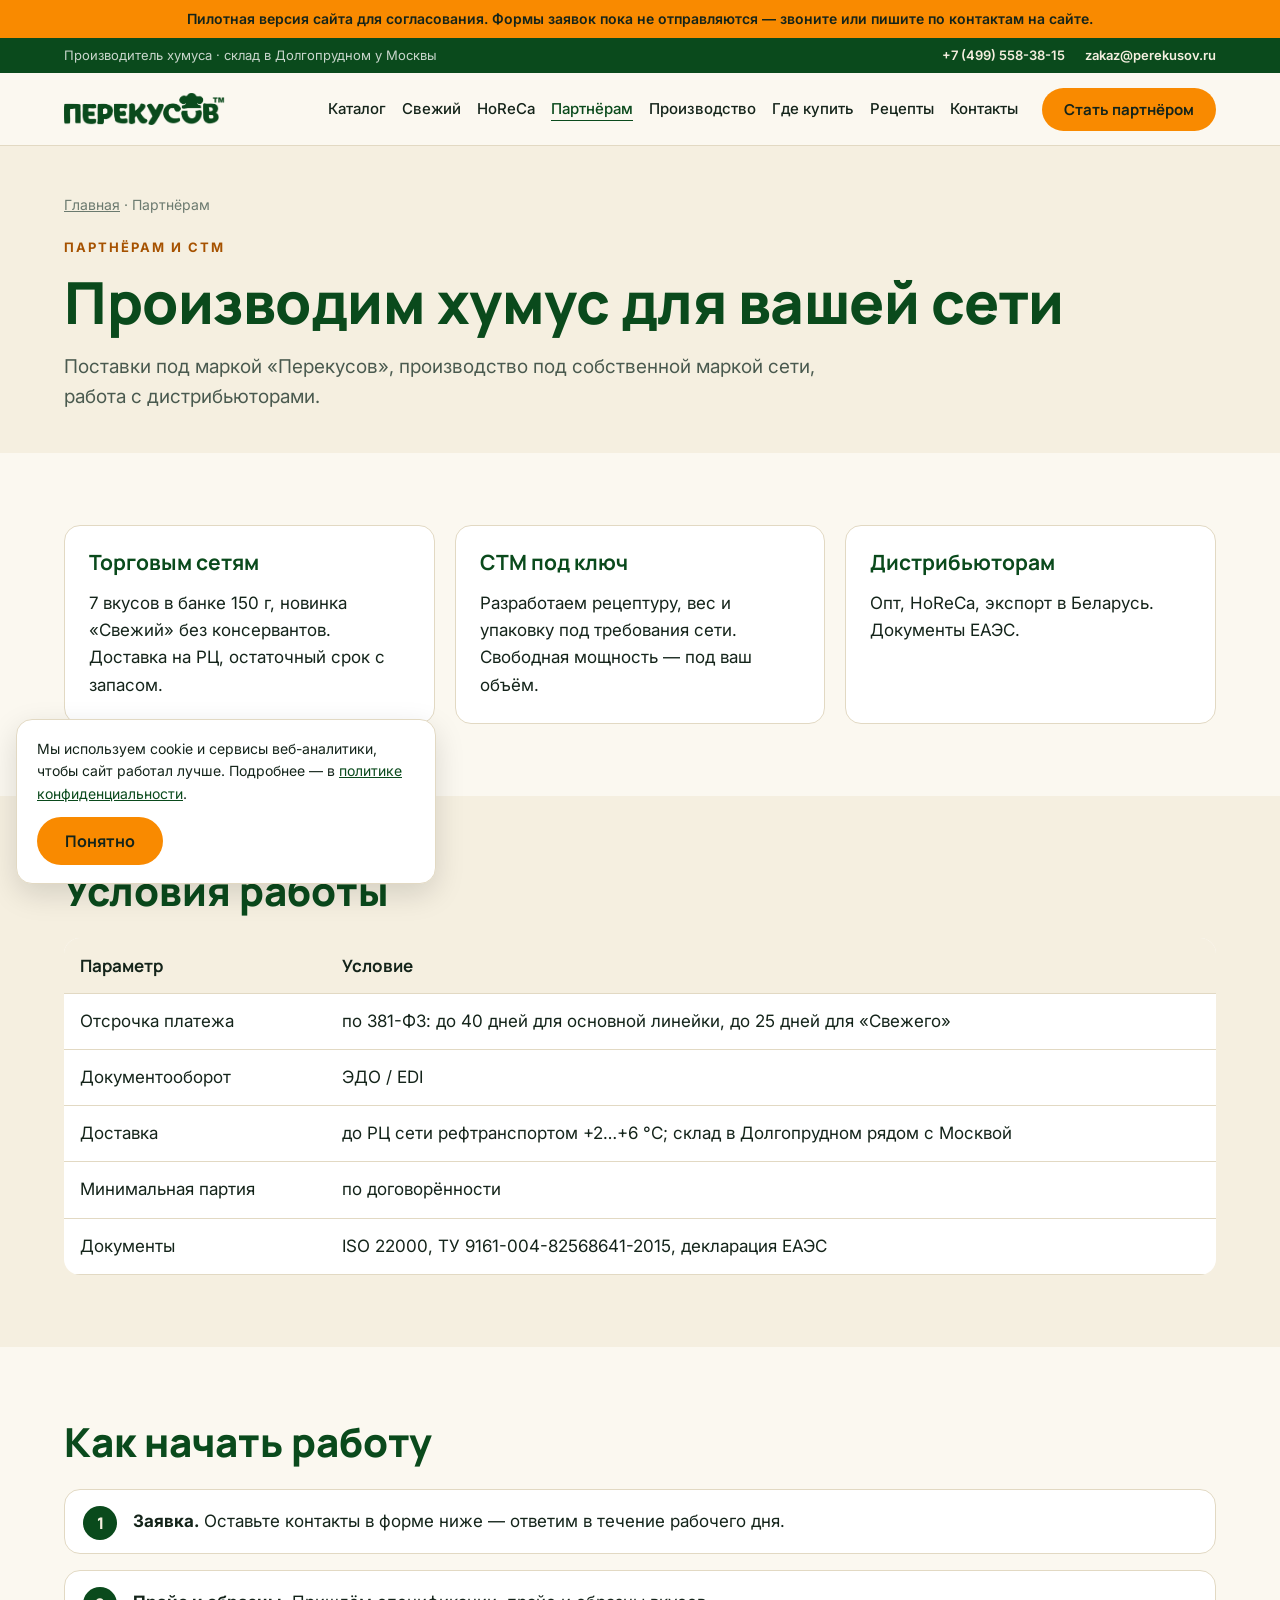
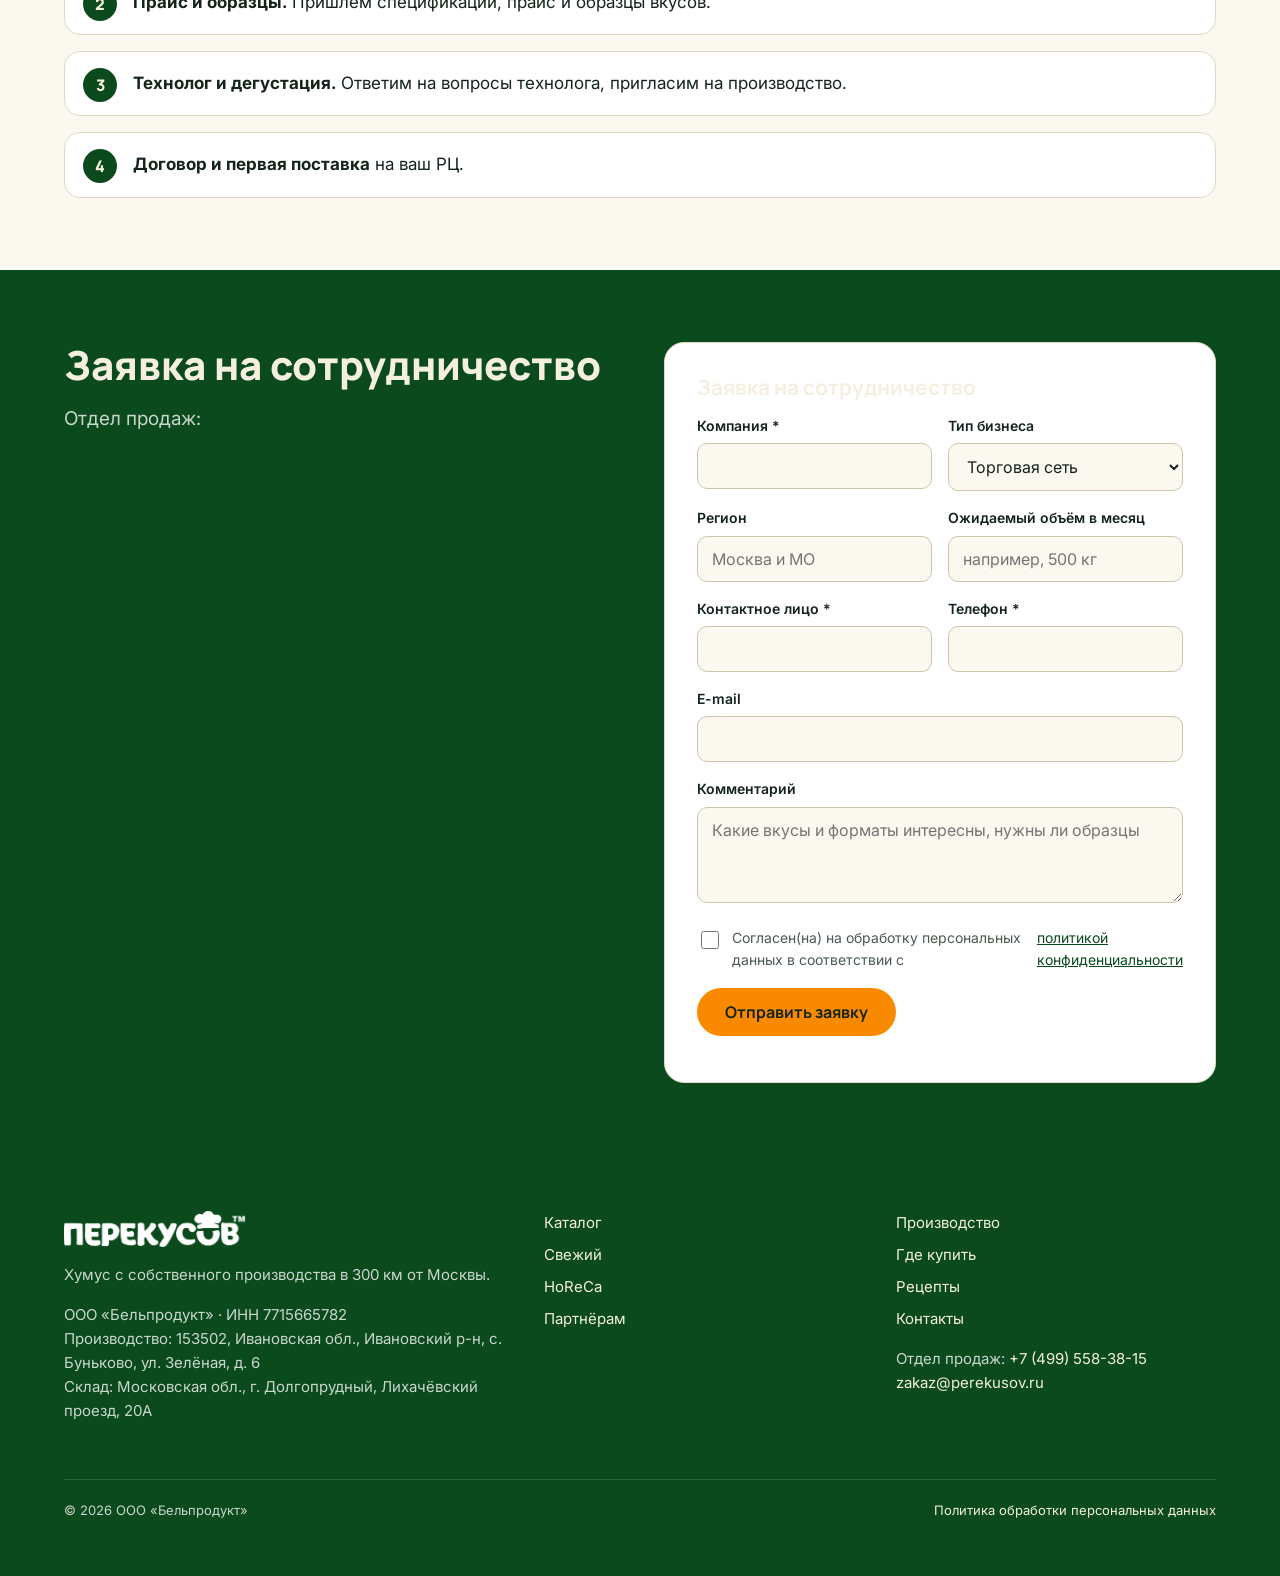
<file: partners/index.html>
<!doctype html>
<html lang="ru">
<head>
<meta charset="utf-8">
<meta name="viewport" content="width=device-width, initial-scale=1">
<title>Партнёрам: поставки хумуса в сети, СТМ, дистрибуция | Перекусов</title>
<meta name="description" content="Условия работы с ООО «Бельпродукт»: поставки хумуса в торговые сети, производство под СТМ, дистрибуция. Отсрочка по 381-ФЗ, ЭДО, доставка на РЦ.">
<link rel="canonical" href="https://perekusov.ru/partners/">
<meta property="og:type" content="website">
<meta property="og:title" content="Партнёрам: поставки хумуса в сети, СТМ, дистрибуция | Перекусов">
<meta property="og:description" content="Условия работы с ООО «Бельпродукт»: поставки хумуса в торговые сети, производство под СТМ, дистрибуция. Отсрочка по 381-ФЗ, ЭДО, доставка на РЦ.">
<meta property="og:url" content="https://perekusov.ru/partners/">
<meta property="og:locale" content="ru_RU">
<link rel="icon" href="../img/favicon.svg" type="image/svg+xml">
<link rel="preconnect" href="https://fonts.googleapis.com">
<link rel="preconnect" href="https://fonts.gstatic.com" crossorigin>
<link rel="stylesheet" href="https://fonts.googleapis.com/css2?family=Inter:wght@400;500;600;700&family=Manrope:wght@600;700;800&display=swap">
<link rel="stylesheet" href="../css/styles.css">
<script type="application/ld+json">{"@context":"https://schema.org","@type":"Organization","name":"ООО «Бельпродукт»","brand":{"@type":"Brand","name":"Перекусов"},"url":"https://perekusov.ru","taxID":"7715665782","address":{"@type":"PostalAddress","streetAddress":"ул. Зелёная, д. 6","addressLocality":"с. Буньково","addressRegion":"Ивановская область","postalCode":"153502","addressCountry":"RU"},"telephone":"+74995583815","email":"zakaz@perekusov.ru"}</script>
<meta name="robots" content="noindex, nofollow">
<script>window.__pilot = true;</script>
</head>
<body>
<div class="pilot-bar">Пилотная версия сайта для согласования. Формы заявок пока не отправляются — звоните или пишите по контактам на сайте.</div>
<div class="topbar"><div class="container topbar__inner">
  <span class="topbar__claim">Производитель хумуса · склад в Долгопрудном у Москвы</span>
  <span class="topbar__contacts"><span><a href="tel:+74995583815" data-goal="phone_click">+7 (499) 558-38-15</a></span><span><a href="mailto:zakaz@perekusov.ru">zakaz@perekusov.ru</a></span></span>
</div></div>
<header class="header">
  <div class="container header__inner">
    <a class="logo" href="../index.html" aria-label="Перекусов — на главную"><img src="../img/logo-green.png" alt="Перекусов" width="161" height="32"></a>
    <nav class="nav" aria-label="Основное меню"><a href="../catalog/index.html">Каталог</a><a href="../svezhiy/index.html">Свежий</a><a href="../horeca/index.html">HoReCa</a><a href="../partners/index.html" aria-current="page">Партнёрам</a><a href="../production/index.html">Производство</a><a href="../gde-kupit/index.html">Где купить</a><a href="../recepty/index.html">Рецепты</a><a href="../contacts/index.html">Контакты</a></nav>
    <a class="btn btn--primary" href="../partners/index.html#form" data-goal="cta_partner">Стать партнёром</a>
    <button class="burger" type="button" aria-label="Меню" aria-expanded="false"><span></span><span></span><span></span></button>
  </div>
</header>
<main>
<section class="page-head"><div class="container">
  <div class="breadcrumbs"><a href="../index.html">Главная</a> · Партнёрам</div>
  <span class="eyebrow">Партнёрам и СТМ</span>
  <h1>Производим хумус для вашей сети</h1>
  <p>Поставки под маркой «Перекусов», производство под собственной маркой сети, работа с дистрибьюторами.</p>
</div></section>
<section class="section"><div class="container">
  <div class="grid grid--3">
    <div class="card"><h3>Торговым сетям</h3><p>7 вкусов в банке 150 г, новинка «Свежий» без консервантов. Доставка на РЦ, остаточный срок с запасом.</p></div>
    <div class="card"><h3>СТМ под ключ</h3><p>Разработаем рецептуру, вес и упаковку под требования сети. Свободная мощность — под ваш объём.</p></div>
    <div class="card"><h3>Дистрибьюторам</h3><p>Опт, HoReCa, экспорт в Беларусь. Документы ЕАЭС.</p></div>
  </div>
</div></section>
<section class="section section--cream"><div class="container">
  <h2>Условия работы</h2>
  <div class="table-wrap" style="margin-top:24px"><table class="table">
    <tr><th>Параметр</th><th>Условие</th></tr>
    <tr><td>Отсрочка платежа</td><td>по 381-ФЗ: до 40 дней для основной линейки, до 25 дней для «Свежего»</td></tr>
    <tr><td>Документооборот</td><td>ЭДО / EDI</td></tr>
    <tr><td>Доставка</td><td>до РЦ сети рефтранспортом +2…+6 °C; склад в Долгопрудном рядом с Москвой</td></tr>
    <tr><td>Минимальная партия</td><td>по договорённости</td></tr>
    <tr><td>Документы</td><td>ISO 22000, ТУ 9161-004-82568641-2015, декларация ЕАЭС</td></tr>
  </table></div>
</div></section>
<section class="section"><div class="container">
  <h2>Как начать работу</h2>
  <ol class="steps" style="margin-top:24px">
    <li><b>Заявка.</b> Оставьте контакты в форме ниже — ответим в течение рабочего дня.</li>
    <li><b>Прайс и образцы.</b> Пришлём спецификации, прайс и образцы вкусов.</li>
    <li><b>Технолог и дегустация.</b> Ответим на вопросы технолога, пригласим на производство.</li>
    <li><b>Договор и первая поставка</b> на ваш РЦ.</li>
  </ol>
  
</div></section>
<section class="section section--dark"><div class="container split">
  <div>
    <h2>Заявка на сотрудничество</h2>
    <p class="section__lead">Отдел продаж: <a href="tel:+74995583815" data-goal="phone_click">+7 (499) 558-38-15</a><br><a href="mailto:zakaz@perekusov.ru">zakaz@perekusov.ru</a></p>
  </div>
  <form class="form" id="form" data-lead novalidate>
    <h3>Заявка на сотрудничество</h3>
    <div class="form__grid">
      <div class="field"><label for="form-company">Компания *</label><input id="form-company" name="company" required autocomplete="organization"></div>
      <div class="field"><label for="form-type">Тип бизнеса</label><select id="form-type" name="type"><option value="retail">Торговая сеть</option><option value="stm">СТМ (собственная марка сети)</option><option value="distributor">Дистрибьютор / опт</option><option value="horeca">HoReCa / кейтеринг</option><option value="other">Другое</option></select></div>
      <div class="field"><label for="form-region">Регион</label><input id="form-region" name="region" placeholder="Москва и МО"></div>
      <div class="field"><label for="form-volume">Ожидаемый объём в месяц</label><input id="form-volume" name="volume" placeholder="например, 500 кг"></div>
      <div class="field"><label for="form-name">Контактное лицо *</label><input id="form-name" name="name" required autocomplete="name"></div>
      <div class="field"><label for="form-phone">Телефон *</label><input id="form-phone" name="phone" type="tel" required autocomplete="tel"></div>
      <div class="field form__full"><label for="form-email">E-mail</label><input id="form-email" name="email" type="email" autocomplete="email"></div>
      <div class="field form__full"><label for="form-comment">Комментарий</label><textarea id="form-comment" name="comment" placeholder="Какие вкусы и форматы интересны, нужны ли образцы"></textarea></div>
      <input class="hp" name="website" tabindex="-1" autocomplete="off" aria-hidden="true">
      <label class="consent form__full"><input type="checkbox" name="consent" value="yes" required>Согласен(на) на обработку персональных данных в соответствии с <a href="../privacy/index.html">политикой конфиденциальности</a></label>
      <div class="form__full"><button class="btn btn--primary" type="submit">Отправить заявку</button><div class="form__status" role="status" aria-live="polite"></div></div>
    </div>
  </form>
</div></section>
</main>
<footer class="footer">
  <div class="container">
    <div class="footer__grid">
      <div>
        <a class="logo" href="../index.html"><img src="../img/logo-white.png" alt="Перекусов" width="182" height="36"></a>
        <p style="margin-top:16px">Хумус с собственного производства в 300 км от Москвы.</p>
        <p>ООО «Бельпродукт» · ИНН 7715665782<br>Производство: 153502, Ивановская обл., Ивановский р-н, с. Буньково, ул. Зелёная, д. 6<br>Склад: Московская обл., г. Долгопрудный, Лихачёвский проезд, 20А</p>
      </div>
      <div>
        <ul class="footer__links"><li><a href="../catalog/index.html">Каталог</a></li><li><a href="../svezhiy/index.html">Свежий</a></li><li><a href="../horeca/index.html">HoReCa</a></li><li><a href="../partners/index.html">Партнёрам</a></li></ul>
      </div>
      <div>
        <ul class="footer__links">
          <li><a href="../production/index.html">Производство</a></li><li><a href="../gde-kupit/index.html">Где купить</a></li><li><a href="../recepty/index.html">Рецепты</a></li><li><a href="../contacts/index.html">Контакты</a></li>
          
        </ul>
        <p style="margin-top:16px">Отдел продаж: <a href="tel:+74995583815" data-goal="phone_click">+7 (499) 558-38-15</a><br><a href="mailto:zakaz@perekusov.ru">zakaz@perekusov.ru</a></p>
      </div>
    </div>
    <div class="footer__bottom">
      <span>© 2026 ООО «Бельпродукт»</span>
      <a href="../privacy/index.html">Политика обработки персональных данных</a>
    </div>
  </div>
</footer>
<a class="btn btn--primary sticky-cta" href="../partners/index.html#form" data-goal="cta_partner_mobile">Стать партнёром</a>
<div class="cookie" role="dialog" aria-label="Использование cookie">
  <p>Мы используем cookie и сервисы веб-аналитики, чтобы сайт работал лучше. Подробнее — в <a href="../privacy/index.html">политике конфиденциальности</a>.</p>
  <button class="btn btn--primary" type="button">Понятно</button>
</div>
<script src="../js/main.js" defer></script>
</body>
</html>
</file>
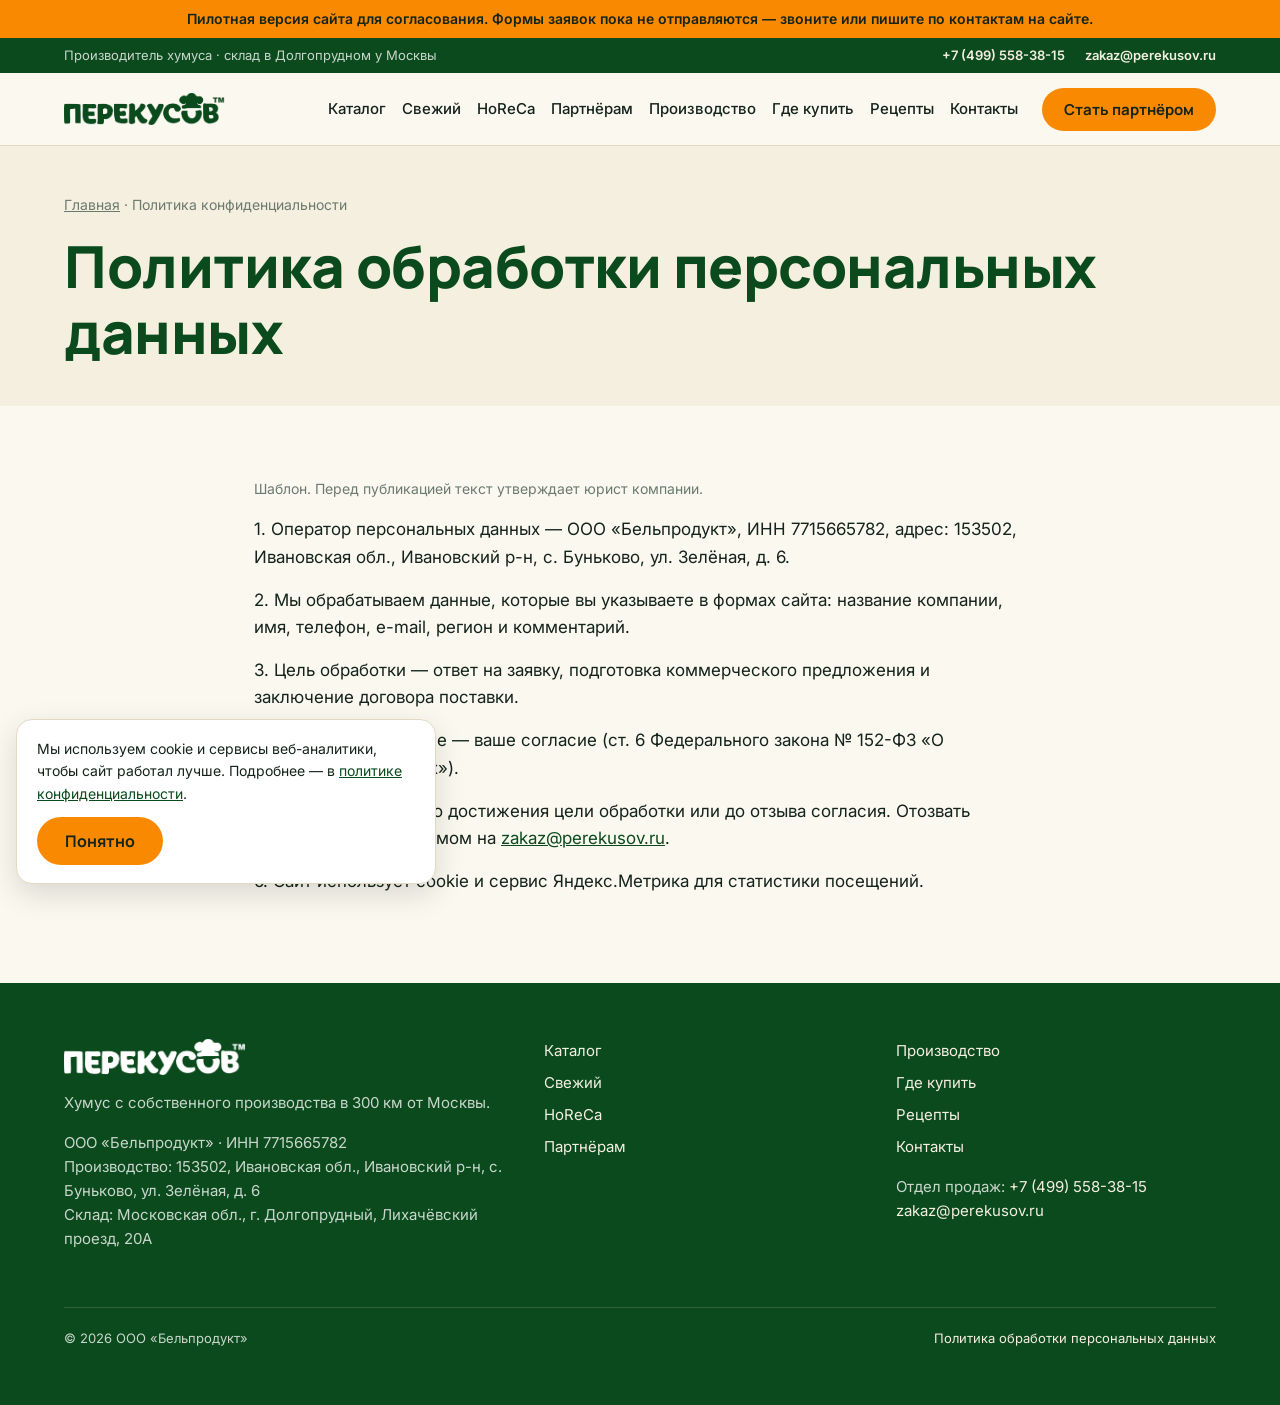
<file: privacy/index.html>
<!doctype html>
<html lang="ru">
<head>
<meta charset="utf-8">
<meta name="viewport" content="width=device-width, initial-scale=1">
<title>Политика обработки персональных данных | Перекусов</title>
<meta name="description" content="Политика ООО «Бельпродукт» в отношении обработки персональных данных.">
<link rel="canonical" href="https://perekusov.ru/privacy/">
<meta property="og:type" content="website">
<meta property="og:title" content="Политика обработки персональных данных | Перекусов">
<meta property="og:description" content="Политика ООО «Бельпродукт» в отношении обработки персональных данных.">
<meta property="og:url" content="https://perekusov.ru/privacy/">
<meta property="og:locale" content="ru_RU">
<link rel="icon" href="../img/favicon.svg" type="image/svg+xml">
<link rel="preconnect" href="https://fonts.googleapis.com">
<link rel="preconnect" href="https://fonts.gstatic.com" crossorigin>
<link rel="stylesheet" href="https://fonts.googleapis.com/css2?family=Inter:wght@400;500;600;700&family=Manrope:wght@600;700;800&display=swap">
<link rel="stylesheet" href="../css/styles.css">
<script type="application/ld+json">{"@context":"https://schema.org","@type":"Organization","name":"ООО «Бельпродукт»","brand":{"@type":"Brand","name":"Перекусов"},"url":"https://perekusov.ru","taxID":"7715665782","address":{"@type":"PostalAddress","streetAddress":"ул. Зелёная, д. 6","addressLocality":"с. Буньково","addressRegion":"Ивановская область","postalCode":"153502","addressCountry":"RU"},"telephone":"+74995583815","email":"zakaz@perekusov.ru"}</script>
<meta name="robots" content="noindex, nofollow">
<script>window.__pilot = true;</script>
</head>
<body>
<div class="pilot-bar">Пилотная версия сайта для согласования. Формы заявок пока не отправляются — звоните или пишите по контактам на сайте.</div>
<div class="topbar"><div class="container topbar__inner">
  <span class="topbar__claim">Производитель хумуса · склад в Долгопрудном у Москвы</span>
  <span class="topbar__contacts"><span><a href="tel:+74995583815" data-goal="phone_click">+7 (499) 558-38-15</a></span><span><a href="mailto:zakaz@perekusov.ru">zakaz@perekusov.ru</a></span></span>
</div></div>
<header class="header">
  <div class="container header__inner">
    <a class="logo" href="../index.html" aria-label="Перекусов — на главную"><img src="../img/logo-green.png" alt="Перекусов" width="161" height="32"></a>
    <nav class="nav" aria-label="Основное меню"><a href="../catalog/index.html">Каталог</a><a href="../svezhiy/index.html">Свежий</a><a href="../horeca/index.html">HoReCa</a><a href="../partners/index.html">Партнёрам</a><a href="../production/index.html">Производство</a><a href="../gde-kupit/index.html">Где купить</a><a href="../recepty/index.html">Рецепты</a><a href="../contacts/index.html">Контакты</a></nav>
    <a class="btn btn--primary" href="../partners/index.html#form" data-goal="cta_partner">Стать партнёром</a>
    <button class="burger" type="button" aria-label="Меню" aria-expanded="false"><span></span><span></span><span></span></button>
  </div>
</header>
<main>
<section class="page-head"><div class="container">
  <div class="breadcrumbs"><a href="../index.html">Главная</a> · Политика конфиденциальности</div>
  
  <h1>Политика обработки персональных данных</h1>
  
</div></section>
<section class="section"><div class="container" style="max-width:820px">
  <p class="note">Шаблон. Перед публикацией текст утверждает юрист компании.</p>
  <p>1. Оператор персональных данных — ООО «Бельпродукт», ИНН 7715665782, адрес: 153502, Ивановская обл., Ивановский р-н, с. Буньково, ул. Зелёная, д. 6.</p>
  <p>2. Мы обрабатываем данные, которые вы указываете в формах сайта: название компании, имя, телефон, e-mail, регион и комментарий.</p>
  <p>3. Цель обработки — ответ на заявку, подготовка коммерческого предложения и заключение договора поставки.</p>
  <p>4. Правовое основание — ваше согласие (ст. 6 Федерального закона № 152-ФЗ «О персональных данных»).</p>
  <p>5. Данные хранятся до достижения цели обработки или до отзыва согласия. Отозвать согласие можно письмом на <a href="mailto:zakaz@perekusov.ru">zakaz@perekusov.ru</a>.</p>
  <p>6. Сайт использует cookie и сервис Яндекс.Метрика для статистики посещений.</p>
</div></section>
</main>
<footer class="footer">
  <div class="container">
    <div class="footer__grid">
      <div>
        <a class="logo" href="../index.html"><img src="../img/logo-white.png" alt="Перекусов" width="182" height="36"></a>
        <p style="margin-top:16px">Хумус с собственного производства в 300 км от Москвы.</p>
        <p>ООО «Бельпродукт» · ИНН 7715665782<br>Производство: 153502, Ивановская обл., Ивановский р-н, с. Буньково, ул. Зелёная, д. 6<br>Склад: Московская обл., г. Долгопрудный, Лихачёвский проезд, 20А</p>
      </div>
      <div>
        <ul class="footer__links"><li><a href="../catalog/index.html">Каталог</a></li><li><a href="../svezhiy/index.html">Свежий</a></li><li><a href="../horeca/index.html">HoReCa</a></li><li><a href="../partners/index.html">Партнёрам</a></li></ul>
      </div>
      <div>
        <ul class="footer__links">
          <li><a href="../production/index.html">Производство</a></li><li><a href="../gde-kupit/index.html">Где купить</a></li><li><a href="../recepty/index.html">Рецепты</a></li><li><a href="../contacts/index.html">Контакты</a></li>
          
        </ul>
        <p style="margin-top:16px">Отдел продаж: <a href="tel:+74995583815" data-goal="phone_click">+7 (499) 558-38-15</a><br><a href="mailto:zakaz@perekusov.ru">zakaz@perekusov.ru</a></p>
      </div>
    </div>
    <div class="footer__bottom">
      <span>© 2026 ООО «Бельпродукт»</span>
      <a href="../privacy/index.html">Политика обработки персональных данных</a>
    </div>
  </div>
</footer>
<a class="btn btn--primary sticky-cta" href="../partners/index.html#form" data-goal="cta_partner_mobile">Стать партнёром</a>
<div class="cookie" role="dialog" aria-label="Использование cookie">
  <p>Мы используем cookie и сервисы веб-аналитики, чтобы сайт работал лучше. Подробнее — в <a href="../privacy/index.html">политике конфиденциальности</a>.</p>
  <button class="btn btn--primary" type="button">Понятно</button>
</div>
<script src="../js/main.js" defer></script>
</body>
</html>
</file>
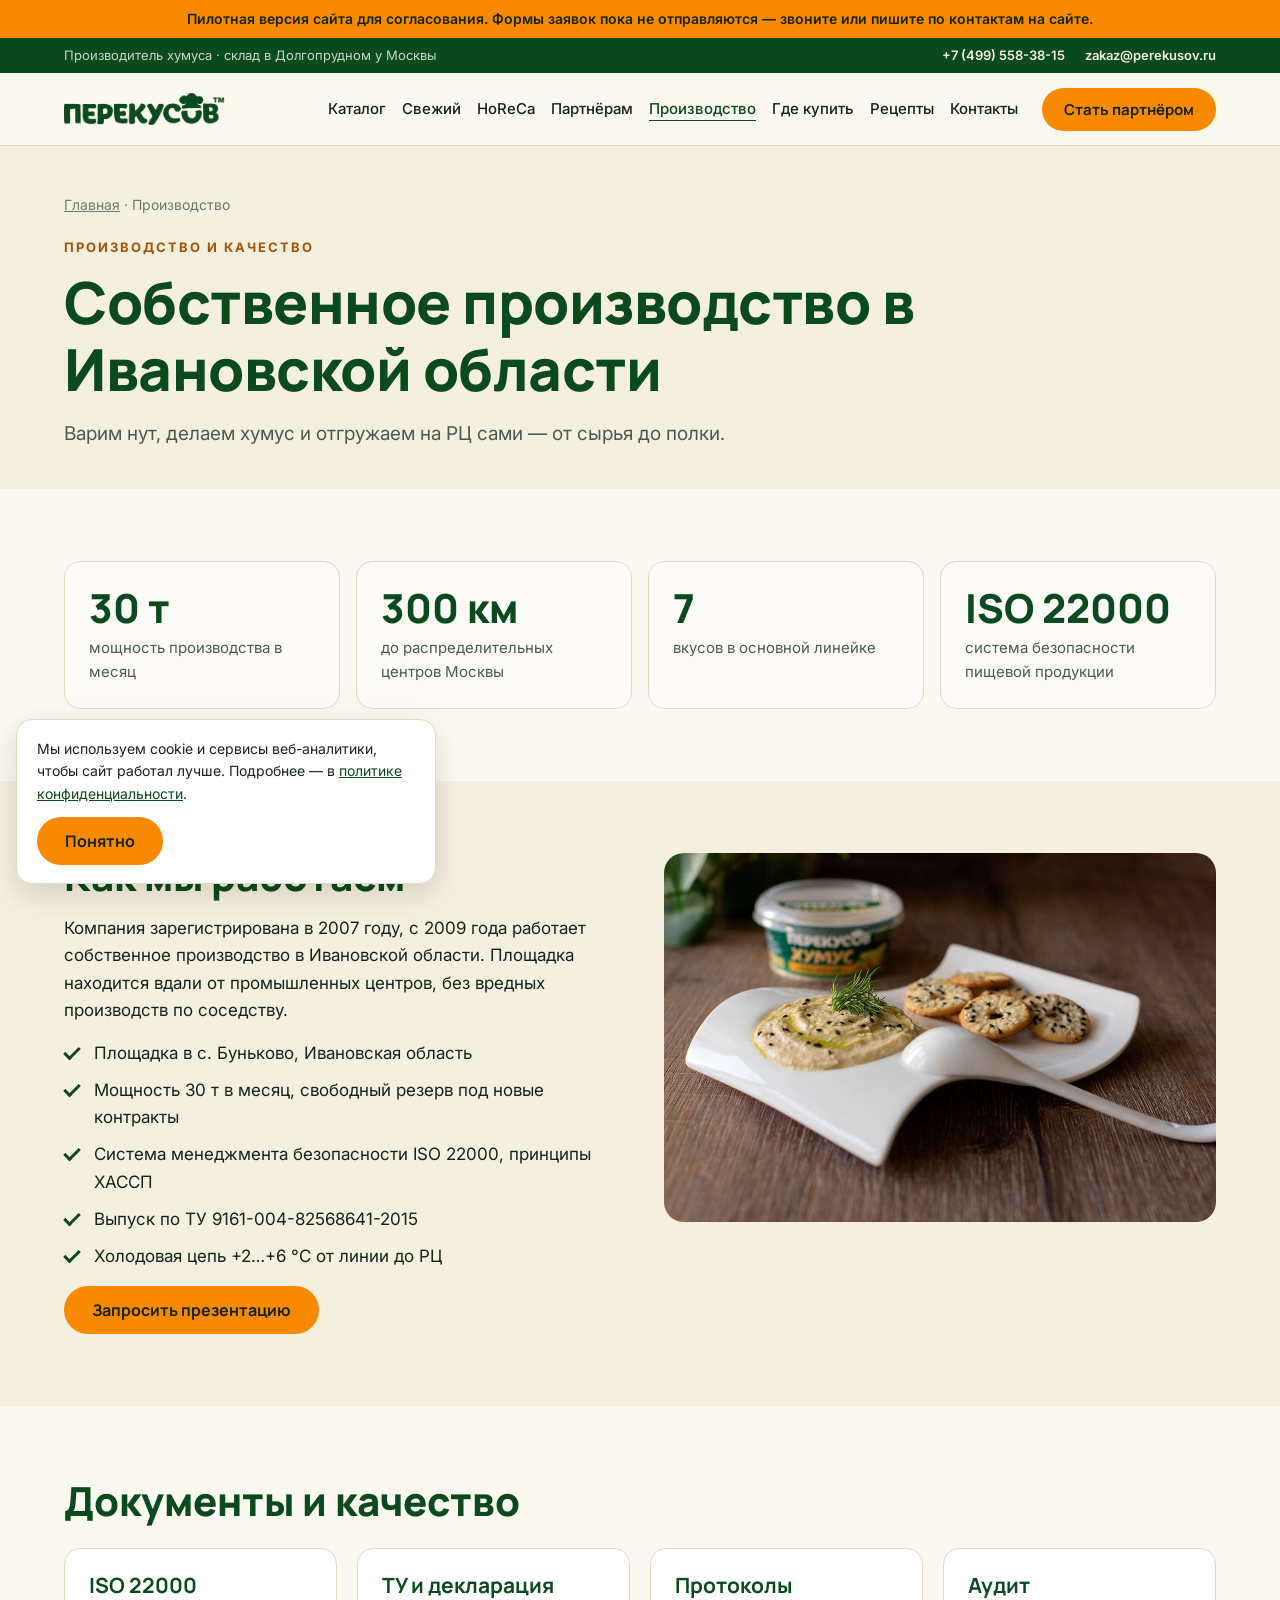
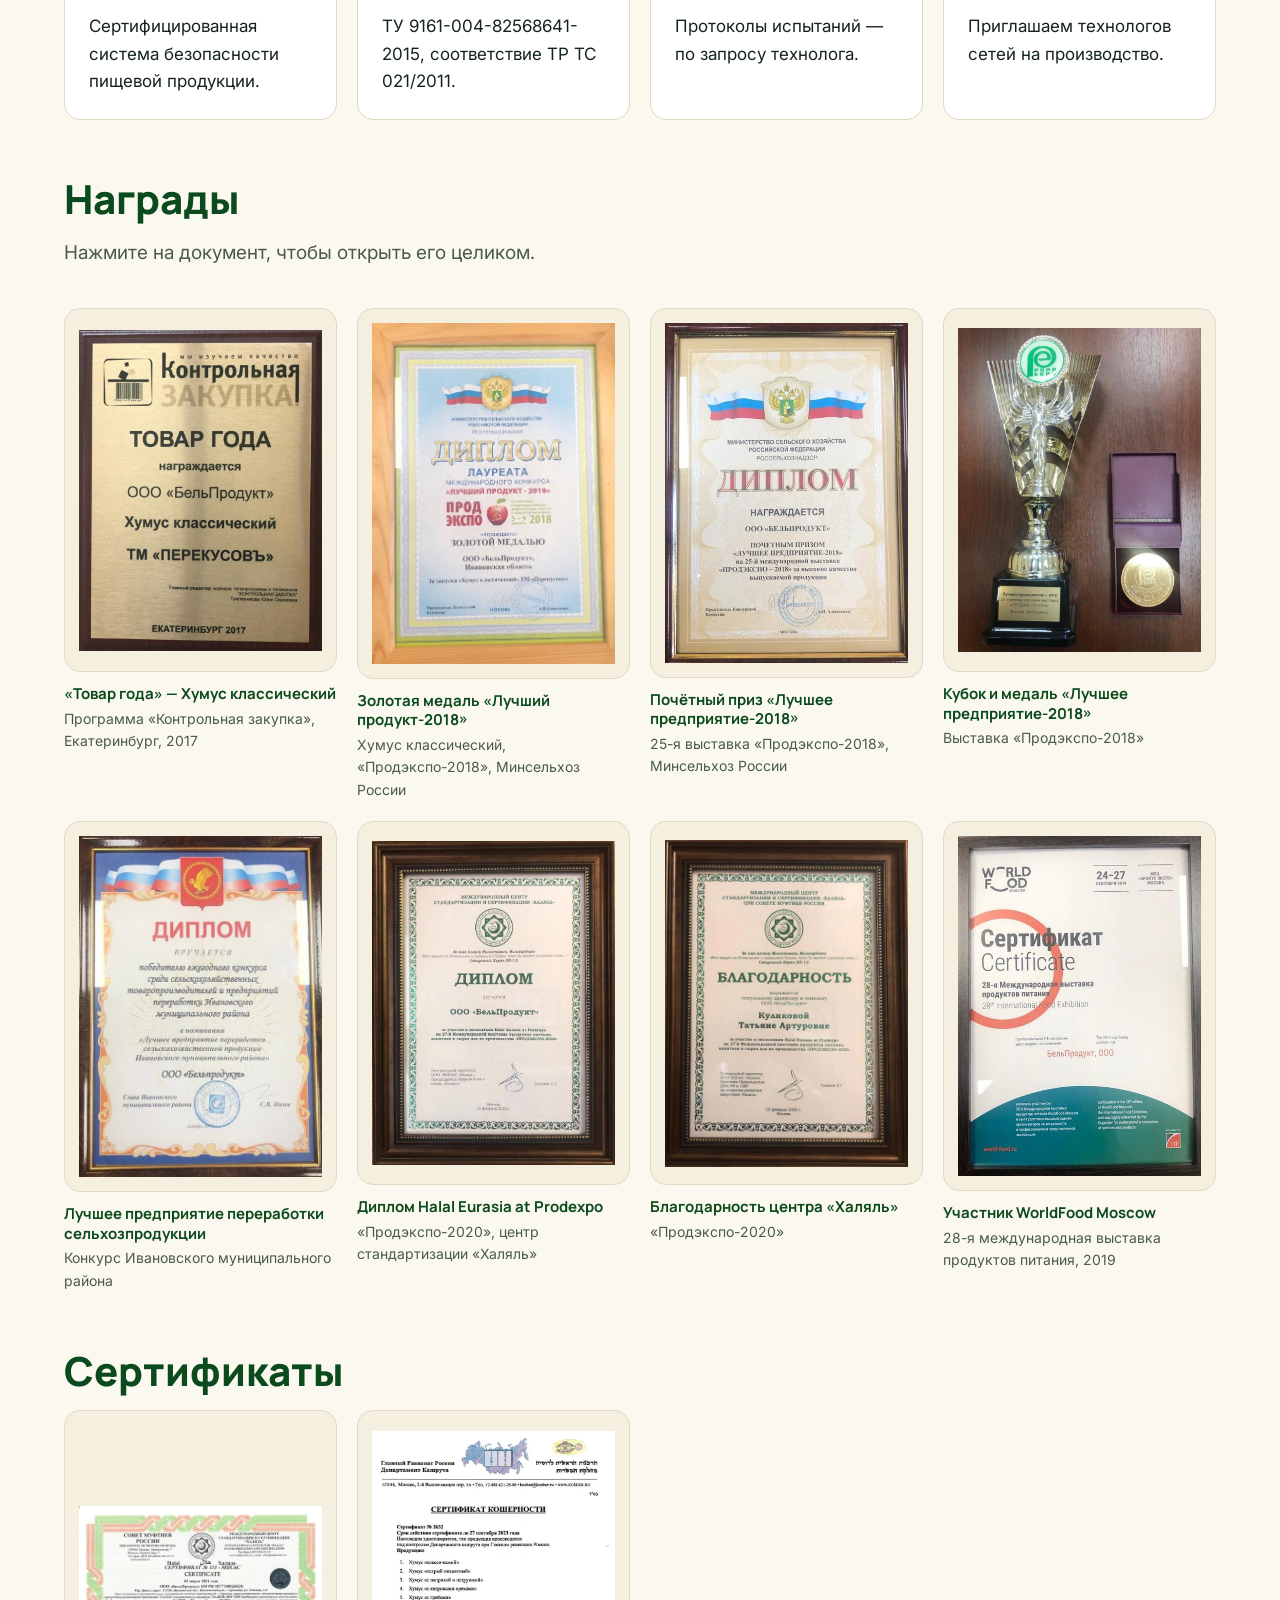
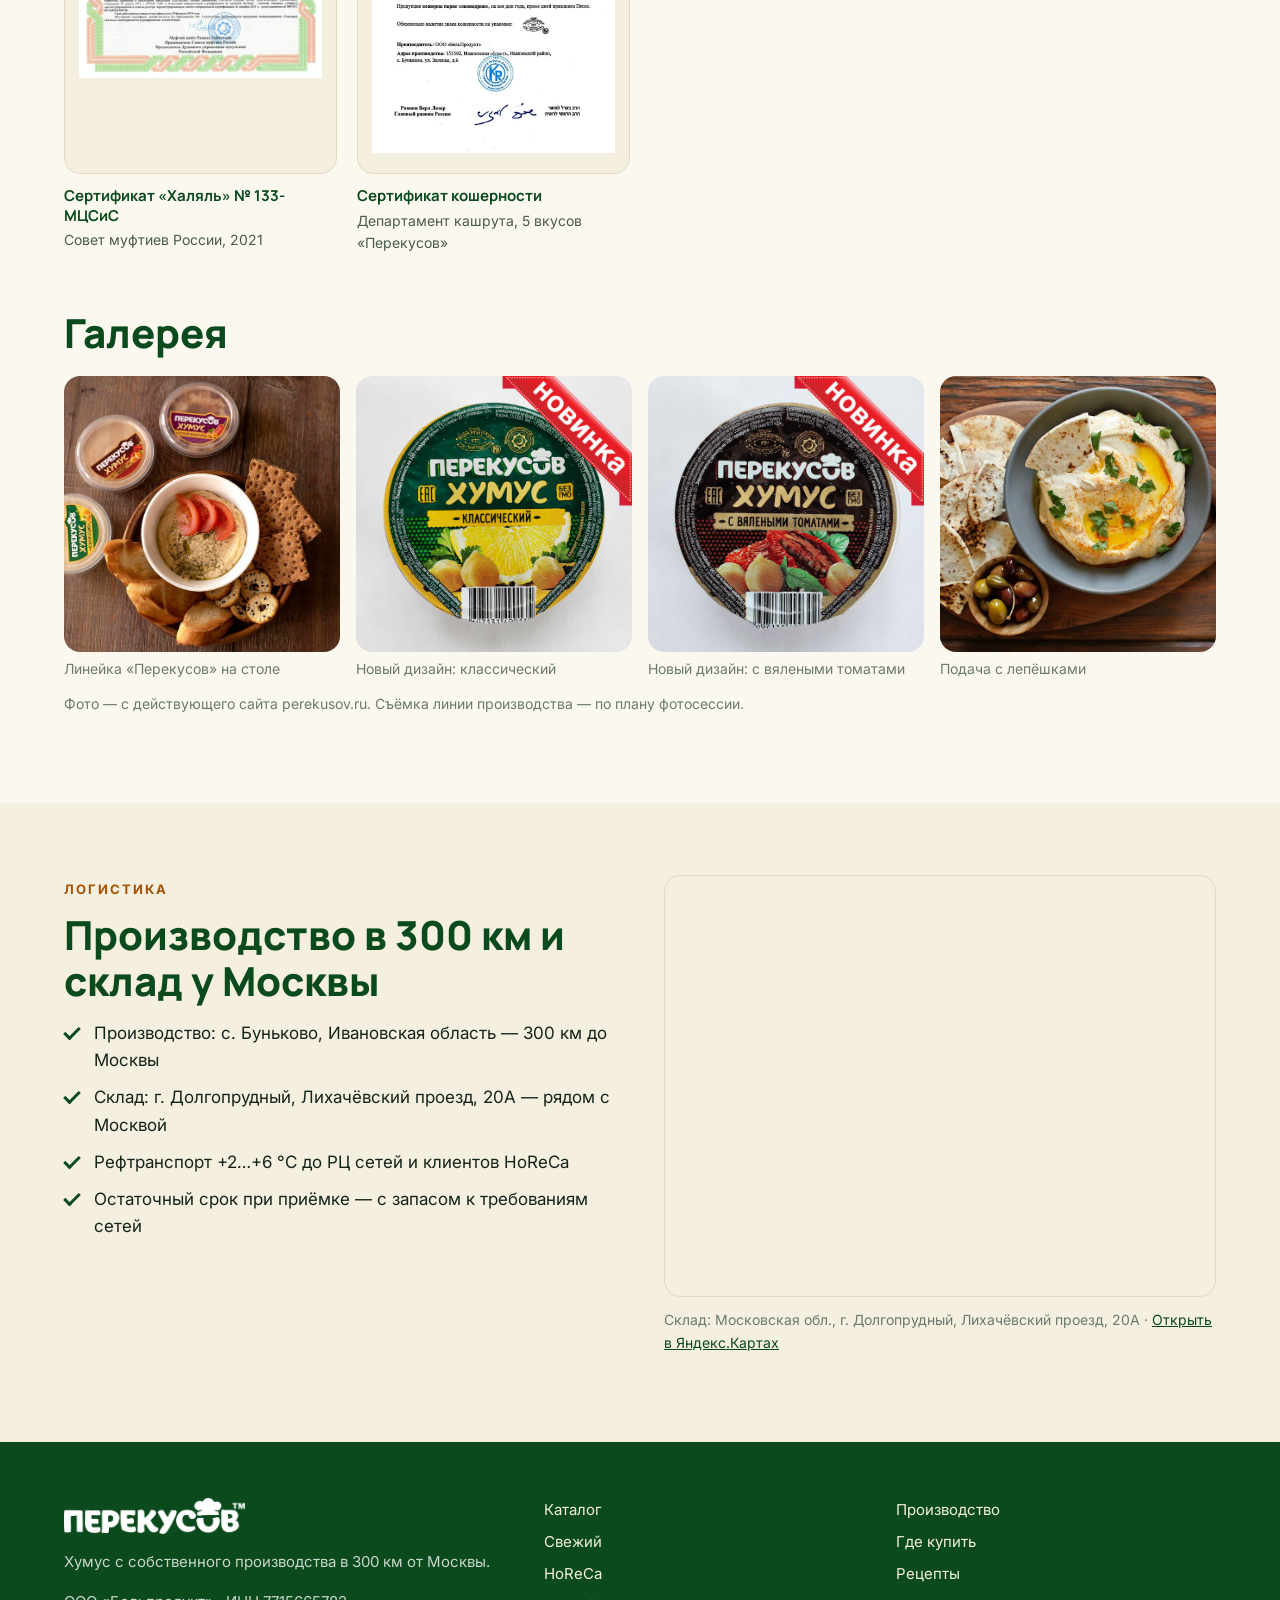
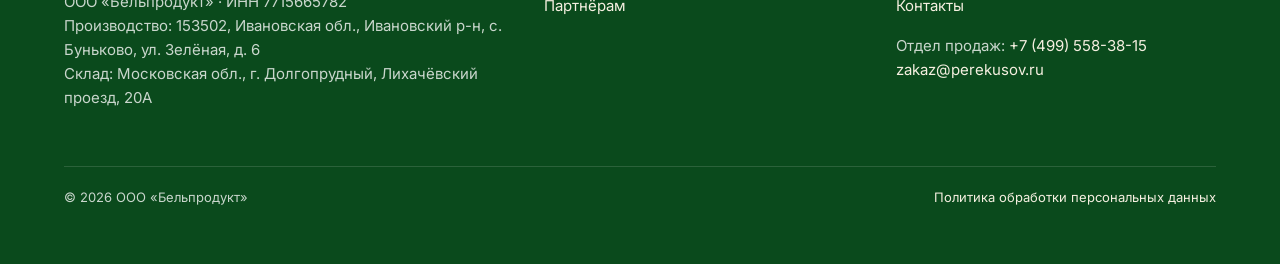
<file: production/index.html>
<!doctype html>
<html lang="ru">
<head>
<meta charset="utf-8">
<meta name="viewport" content="width=device-width, initial-scale=1">
<title>Производство хумуса «Перекусов»: ISO 22000, 30 т в месяц</title>
<meta name="description" content="Собственное производство хумуса в Ивановской области: мощность 30 т в месяц, ISO 22000, холодовая цепь +2…+6 °C, 300 км до Москвы.">
<link rel="canonical" href="https://perekusov.ru/production/">
<meta property="og:type" content="website">
<meta property="og:title" content="Производство хумуса «Перекусов»: ISO 22000, 30 т в месяц">
<meta property="og:description" content="Собственное производство хумуса в Ивановской области: мощность 30 т в месяц, ISO 22000, холодовая цепь +2…+6 °C, 300 км до Москвы.">
<meta property="og:url" content="https://perekusov.ru/production/">
<meta property="og:locale" content="ru_RU">
<link rel="icon" href="../img/favicon.svg" type="image/svg+xml">
<link rel="preconnect" href="https://fonts.googleapis.com">
<link rel="preconnect" href="https://fonts.gstatic.com" crossorigin>
<link rel="stylesheet" href="https://fonts.googleapis.com/css2?family=Inter:wght@400;500;600;700&family=Manrope:wght@600;700;800&display=swap">
<link rel="stylesheet" href="../css/styles.css">
<script type="application/ld+json">{"@context":"https://schema.org","@type":"Organization","name":"ООО «Бельпродукт»","brand":{"@type":"Brand","name":"Перекусов"},"url":"https://perekusov.ru","taxID":"7715665782","address":{"@type":"PostalAddress","streetAddress":"ул. Зелёная, д. 6","addressLocality":"с. Буньково","addressRegion":"Ивановская область","postalCode":"153502","addressCountry":"RU"},"telephone":"+74995583815","email":"zakaz@perekusov.ru"}</script>
<meta name="robots" content="noindex, nofollow">
<script>window.__pilot = true;</script>
</head>
<body>
<div class="pilot-bar">Пилотная версия сайта для согласования. Формы заявок пока не отправляются — звоните или пишите по контактам на сайте.</div>
<div class="topbar"><div class="container topbar__inner">
  <span class="topbar__claim">Производитель хумуса · склад в Долгопрудном у Москвы</span>
  <span class="topbar__contacts"><span><a href="tel:+74995583815" data-goal="phone_click">+7 (499) 558-38-15</a></span><span><a href="mailto:zakaz@perekusov.ru">zakaz@perekusov.ru</a></span></span>
</div></div>
<header class="header">
  <div class="container header__inner">
    <a class="logo" href="../index.html" aria-label="Перекусов — на главную"><img src="../img/logo-green.png" alt="Перекусов" width="161" height="32"></a>
    <nav class="nav" aria-label="Основное меню"><a href="../catalog/index.html">Каталог</a><a href="../svezhiy/index.html">Свежий</a><a href="../horeca/index.html">HoReCa</a><a href="../partners/index.html">Партнёрам</a><a href="../production/index.html" aria-current="page">Производство</a><a href="../gde-kupit/index.html">Где купить</a><a href="../recepty/index.html">Рецепты</a><a href="../contacts/index.html">Контакты</a></nav>
    <a class="btn btn--primary" href="../partners/index.html#form" data-goal="cta_partner">Стать партнёром</a>
    <button class="burger" type="button" aria-label="Меню" aria-expanded="false"><span></span><span></span><span></span></button>
  </div>
</header>
<main>
<section class="page-head"><div class="container">
  <div class="breadcrumbs"><a href="../index.html">Главная</a> · Производство</div>
  <span class="eyebrow">Производство и качество</span>
  <h1>Собственное производство в Ивановской области</h1>
  <p>Варим нут, делаем хумус и отгружаем на РЦ сами — от сырья до полки.</p>
</div></section>
<section class="section"><div class="container"><div class="stats">
  <div class="stat"><div class="stat__num">30 т</div><p class="stat__label">мощность производства в месяц</p></div>
  <div class="stat"><div class="stat__num">300 км</div><p class="stat__label">до распределительных центров Москвы</p></div>
  <div class="stat"><div class="stat__num">7</div><p class="stat__label">вкусов в основной линейке</p></div>
  <div class="stat"><div class="stat__num">ISO 22000</div><p class="stat__label">система безопасности пищевой продукции</p></div>
</div></div></section>
<section class="section section--cream"><div class="container split">
  <div>
    <h2>Как мы работаем</h2>
    <p>Компания зарегистрирована в 2007 году, с 2009 года работает собственное производство в Ивановской области. Площадка находится вдали от промышленных центров, без вредных производств по соседству.</p>
    <ul class="checklist">
      <li>Площадка в с. Буньково, Ивановская область</li>
      <li>Мощность 30 т в месяц, свободный резерв под новые контракты</li>
      <li>Система менеджмента безопасности ISO 22000, принципы ХАССП</li>
      <li>Выпуск по ТУ 9161-004-82568641-2015</li>
      <li>Холодовая цепь +2…+6 °C от линии до РЦ</li>
    </ul>
    <a class="btn btn--primary" href="../partners/index.html#form">Запросить презентацию</a>
  </div>
  <img src="../img/photos/serving-plate.jpg" alt="Хумус «Перекусов» классический с хлебцами" width="1000" height="668" loading="lazy" style="border-radius:20px;width:100%;height:auto">
</div></section>
<section class="section"><div class="container">
  <h2>Документы и качество</h2>
  <div class="grid grid--4" style="margin-top:24px">
    <div class="card"><h3>ISO 22000</h3><p>Сертифицированная система безопасности пищевой продукции.</p></div>
    <div class="card"><h3>ТУ и декларация</h3><p>ТУ 9161-004-82568641-2015, соответствие ТР ТС 021/2011.</p></div>
    <div class="card"><h3>Протоколы</h3><p>Протоколы испытаний — по запросу технолога.</p></div>
    <div class="card"><h3>Аудит</h3><p>Приглашаем технологов сетей на производство.</p></div>
  </div>
  <div id="awards" class="anchor"></div>
  <h2 style="margin-top:56px">Награды</h2>
  <p class="section__lead">Нажмите на документ, чтобы открыть его целиком.</p>
  <div class="awards"><figure class="award">
    <a class="award__img" href="../img/awards/tovar-goda-2017.jpg" target="_blank" rel="noopener" aria-label="Открыть: «Товар года» — Хумус классический">
      <img src="../img/awards/tovar-goda-2017.jpg" alt="«Товар года» — Хумус классический" loading="lazy">
    </a>
    <figcaption><b>«Товар года» — Хумус классический</b><span>Программа «Контрольная закупка», Екатеринбург, 2017</span></figcaption>
  </figure><figure class="award">
    <a class="award__img" href="../img/awards/zolotaya-medal-2018.jpg" target="_blank" rel="noopener" aria-label="Открыть: Золотая медаль «Лучший продукт-2018»">
      <img src="../img/awards/zolotaya-medal-2018.jpg" alt="Золотая медаль «Лучший продукт-2018»" loading="lazy">
    </a>
    <figcaption><b>Золотая медаль «Лучший продукт-2018»</b><span>Хумус классический, «Продэкспо-2018», Минсельхоз России</span></figcaption>
  </figure><figure class="award">
    <a class="award__img" href="../img/awards/luchshee-predpriyatie-2018.jpg" target="_blank" rel="noopener" aria-label="Открыть: Почётный приз «Лучшее предприятие-2018»">
      <img src="../img/awards/luchshee-predpriyatie-2018.jpg" alt="Почётный приз «Лучшее предприятие-2018»" loading="lazy">
    </a>
    <figcaption><b>Почётный приз «Лучшее предприятие-2018»</b><span>25-я выставка «Продэкспо-2018», Минсельхоз России</span></figcaption>
  </figure><figure class="award">
    <a class="award__img" href="../img/awards/kubok-2018.jpg" target="_blank" rel="noopener" aria-label="Открыть: Кубок и медаль «Лучшее предприятие-2018»">
      <img src="../img/awards/kubok-2018.jpg" alt="Кубок и медаль «Лучшее предприятие-2018»" loading="lazy">
    </a>
    <figcaption><b>Кубок и медаль «Лучшее предприятие-2018»</b><span>Выставка «Продэкспо-2018»</span></figcaption>
  </figure><figure class="award">
    <a class="award__img" href="../img/awards/ivanovskiy-rayon.jpg" target="_blank" rel="noopener" aria-label="Открыть: Лучшее предприятие переработки сельхозпродукции">
      <img src="../img/awards/ivanovskiy-rayon.jpg" alt="Лучшее предприятие переработки сельхозпродукции" loading="lazy">
    </a>
    <figcaption><b>Лучшее предприятие переработки сельхозпродукции</b><span>Конкурс Ивановского муниципального района</span></figcaption>
  </figure><figure class="award">
    <a class="award__img" href="../img/awards/halal-prodexpo-2020.jpg" target="_blank" rel="noopener" aria-label="Открыть: Диплом Halal Eurasia at Prodexpo">
      <img src="../img/awards/halal-prodexpo-2020.jpg" alt="Диплом Halal Eurasia at Prodexpo" loading="lazy">
    </a>
    <figcaption><b>Диплом Halal Eurasia at Prodexpo</b><span>«Продэкспо-2020», центр стандартизации «Халяль»</span></figcaption>
  </figure><figure class="award">
    <a class="award__img" href="../img/awards/blagodarnost-2020.jpg" target="_blank" rel="noopener" aria-label="Открыть: Благодарность центра «Халяль»">
      <img src="../img/awards/blagodarnost-2020.jpg" alt="Благодарность центра «Халяль»" loading="lazy">
    </a>
    <figcaption><b>Благодарность центра «Халяль»</b><span>«Продэкспо-2020»</span></figcaption>
  </figure><figure class="award">
    <a class="award__img" href="../img/awards/worldfood-2019.jpg" target="_blank" rel="noopener" aria-label="Открыть: Участник WorldFood Moscow">
      <img src="../img/awards/worldfood-2019.jpg" alt="Участник WorldFood Moscow" loading="lazy">
    </a>
    <figcaption><b>Участник WorldFood Moscow</b><span>28-я международная выставка продуктов питания, 2019</span></figcaption>
  </figure></div>
  <h2 style="margin-top:56px">Сертификаты</h2>
  <div class="awards"><figure class="award">
    <a class="award__img" href="../img/awards/halal-2021.jpg" target="_blank" rel="noopener" aria-label="Открыть: Сертификат «Халяль» № 133-МЦСиС">
      <img src="../img/awards/halal-2021.jpg" alt="Сертификат «Халяль» № 133-МЦСиС" loading="lazy">
    </a>
    <figcaption><b>Сертификат «Халяль» № 133-МЦСиС</b><span>Совет муфтиев России, 2021</span></figcaption>
  </figure><figure class="award">
    <a class="award__img" href="../img/awards/kosher.jpg" target="_blank" rel="noopener" aria-label="Открыть: Сертификат кошерности">
      <img src="../img/awards/kosher.jpg" alt="Сертификат кошерности" loading="lazy">
    </a>
    <figcaption><b>Сертификат кошерности</b><span>Департамент кашрута, 5 вкусов «Перекусов»</span></figcaption>
  </figure></div>
  <h2 style="margin-top:56px">Галерея</h2>
  <div class="gallery" style="margin-top:20px">
    <figure><img src="../img/photos/serving-table.jpg" alt="Хумус «Перекусов» на сервированном столе" loading="lazy"><figcaption>Линейка «Перекусов» на столе</figcaption></figure>
    <figure><img src="../img/photos/new-klassicheskiy.jpg" alt="Хумус классический в новом дизайне упаковки" loading="lazy"><figcaption>Новый дизайн: классический</figcaption></figure>
    <figure><img src="../img/photos/new-tomaty.jpg" alt="Хумус с вялеными томатами в новом дизайне упаковки" loading="lazy"><figcaption>Новый дизайн: с вялеными томатами</figcaption></figure>
    <figure><img src="../img/photos/pita.jpg" alt="Хумус с лепёшками и оливками" loading="lazy"><figcaption>Подача с лепёшками</figcaption></figure>
  </div>
  <p class="note" style="margin-top:12px">Фото — с действующего сайта perekusov.ru. Съёмка линии производства — по плану фотосессии.</p>
</div></section>
<section class="section section--cream"><div class="container split">
  <div>
    <span class="eyebrow">Логистика</span>
    <h2>Производство в 300 км и склад у Москвы</h2>
    <ul class="checklist">
      <li>Производство: с. Буньково, Ивановская область — 300 км до Москвы</li>
      <li>Склад: г. Долгопрудный, Лихачёвский проезд, 20А — рядом с Москвой</li>
      <li>Рефтранспорт +2…+6 °C до РЦ сетей и клиентов HoReCa</li>
      <li>Остаточный срок при приёмке — с запасом к требованиям сетей</li>
    </ul>
  </div>
  <div><div class="map">
    <iframe src="https://yandex.ru/map-widget/v1/?text=%D0%9C%D0%BE%D1%81%D0%BA%D0%BE%D0%B2%D1%81%D0%BA%D0%B0%D1%8F%20%D0%BE%D0%B1%D0%BB.%2C%20%D0%B3.%20%D0%94%D0%BE%D0%BB%D0%B3%D0%BE%D0%BF%D1%80%D1%83%D0%B4%D0%BD%D1%8B%D0%B9%2C%20%D0%9B%D0%B8%D1%85%D0%B0%D1%87%D1%91%D0%B2%D1%81%D0%BA%D0%B8%D0%B9%20%D0%BF%D1%80%D0%BE%D0%B5%D0%B7%D0%B4%2C%2020%D0%90&amp;z=15" title="Склад «Перекусов» на карте: Московская обл., г. Долгопрудный, Лихачёвский проезд, 20А" loading="lazy" allowfullscreen></iframe>
  </div>
  <p class="note" style="margin-top:12px">Склад: Московская обл., г. Долгопрудный, Лихачёвский проезд, 20А · <a href="https://yandex.ru/maps/?text=%D0%9C%D0%BE%D1%81%D0%BA%D0%BE%D0%B2%D1%81%D0%BA%D0%B0%D1%8F%20%D0%BE%D0%B1%D0%BB.%2C%20%D0%B3.%20%D0%94%D0%BE%D0%BB%D0%B3%D0%BE%D0%BF%D1%80%D1%83%D0%B4%D0%BD%D1%8B%D0%B9%2C%20%D0%9B%D0%B8%D1%85%D0%B0%D1%87%D1%91%D0%B2%D1%81%D0%BA%D0%B8%D0%B9%20%D0%BF%D1%80%D0%BE%D0%B5%D0%B7%D0%B4%2C%2020%D0%90" target="_blank" rel="noopener">Открыть в Яндекс.Картах</a></p></div>
</div></section>
</main>
<footer class="footer">
  <div class="container">
    <div class="footer__grid">
      <div>
        <a class="logo" href="../index.html"><img src="../img/logo-white.png" alt="Перекусов" width="182" height="36"></a>
        <p style="margin-top:16px">Хумус с собственного производства в 300 км от Москвы.</p>
        <p>ООО «Бельпродукт» · ИНН 7715665782<br>Производство: 153502, Ивановская обл., Ивановский р-н, с. Буньково, ул. Зелёная, д. 6<br>Склад: Московская обл., г. Долгопрудный, Лихачёвский проезд, 20А</p>
      </div>
      <div>
        <ul class="footer__links"><li><a href="../catalog/index.html">Каталог</a></li><li><a href="../svezhiy/index.html">Свежий</a></li><li><a href="../horeca/index.html">HoReCa</a></li><li><a href="../partners/index.html">Партнёрам</a></li></ul>
      </div>
      <div>
        <ul class="footer__links">
          <li><a href="../production/index.html">Производство</a></li><li><a href="../gde-kupit/index.html">Где купить</a></li><li><a href="../recepty/index.html">Рецепты</a></li><li><a href="../contacts/index.html">Контакты</a></li>
          
        </ul>
        <p style="margin-top:16px">Отдел продаж: <a href="tel:+74995583815" data-goal="phone_click">+7 (499) 558-38-15</a><br><a href="mailto:zakaz@perekusov.ru">zakaz@perekusov.ru</a></p>
      </div>
    </div>
    <div class="footer__bottom">
      <span>© 2026 ООО «Бельпродукт»</span>
      <a href="../privacy/index.html">Политика обработки персональных данных</a>
    </div>
  </div>
</footer>
<a class="btn btn--primary sticky-cta" href="../partners/index.html#form" data-goal="cta_partner_mobile">Стать партнёром</a>
<div class="cookie" role="dialog" aria-label="Использование cookie">
  <p>Мы используем cookie и сервисы веб-аналитики, чтобы сайт работал лучше. Подробнее — в <a href="../privacy/index.html">политике конфиденциальности</a>.</p>
  <button class="btn btn--primary" type="button">Понятно</button>
</div>
<script src="../js/main.js" defer></script>
</body>
</html>
</file>
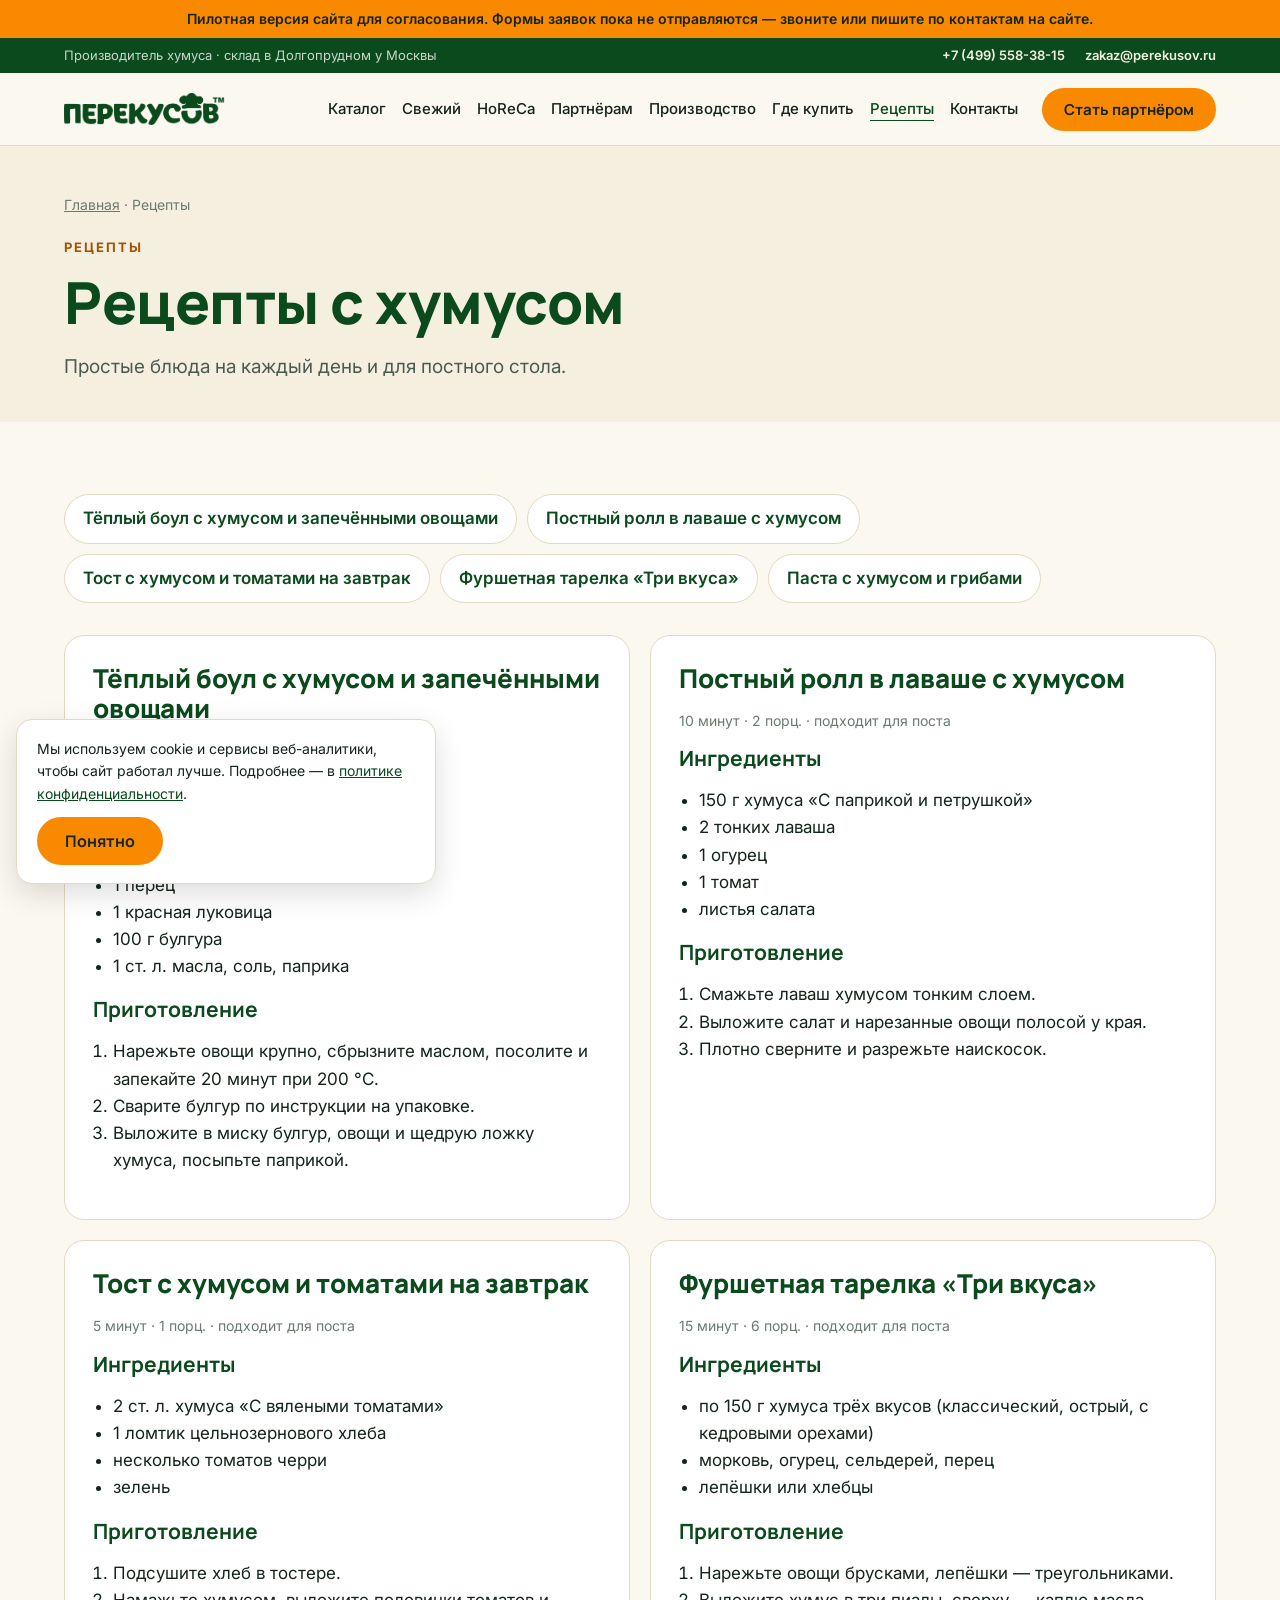
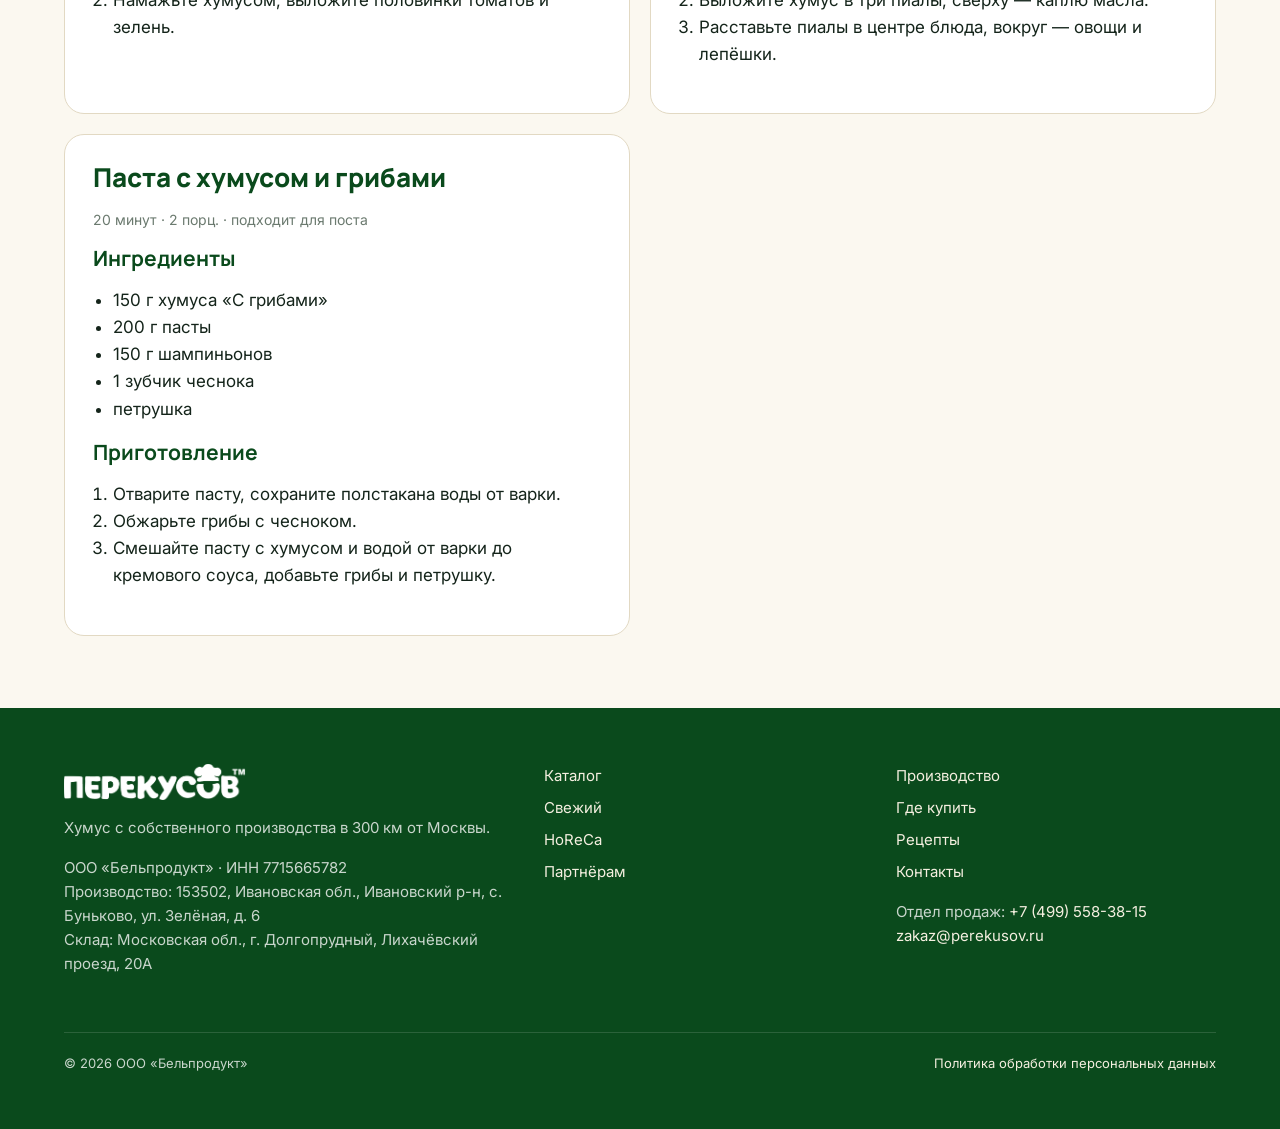
<file: recepty/index.html>
<!doctype html>
<html lang="ru">
<head>
<meta charset="utf-8">
<meta name="viewport" content="width=device-width, initial-scale=1">
<title>Рецепты с хумусом: постное меню, завтраки и фуршет | Перекусов</title>
<meta name="description" content="Простые рецепты с хумусом «Перекусов»: боул, ролл в лаваше, тост, фуршетная тарелка, паста. Подходят для поста.">
<link rel="canonical" href="https://perekusov.ru/recepty/">
<meta property="og:type" content="website">
<meta property="og:title" content="Рецепты с хумусом: постное меню, завтраки и фуршет | Перекусов">
<meta property="og:description" content="Простые рецепты с хумусом «Перекусов»: боул, ролл в лаваше, тост, фуршетная тарелка, паста. Подходят для поста.">
<meta property="og:url" content="https://perekusov.ru/recepty/">
<meta property="og:locale" content="ru_RU">
<link rel="icon" href="../img/favicon.svg" type="image/svg+xml">
<link rel="preconnect" href="https://fonts.googleapis.com">
<link rel="preconnect" href="https://fonts.gstatic.com" crossorigin>
<link rel="stylesheet" href="https://fonts.googleapis.com/css2?family=Inter:wght@400;500;600;700&family=Manrope:wght@600;700;800&display=swap">
<link rel="stylesheet" href="../css/styles.css">
<script type="application/ld+json">{"@context":"https://schema.org","@type":"Organization","name":"ООО «Бельпродукт»","brand":{"@type":"Brand","name":"Перекусов"},"url":"https://perekusov.ru","taxID":"7715665782","address":{"@type":"PostalAddress","streetAddress":"ул. Зелёная, д. 6","addressLocality":"с. Буньково","addressRegion":"Ивановская область","postalCode":"153502","addressCountry":"RU"},"telephone":"+74995583815","email":"zakaz@perekusov.ru"}</script>
<script type="application/ld+json">{"@context":"https://schema.org","@type":"Recipe","name":"Тёплый боул с хумусом и запечёнными овощами","recipeYield":"2 порц.","totalTime":"PT30M","recipeIngredient":["150 г хумуса «Классический»","1 небольшая тыква или кабачок","1 перец","1 красная луковица","100 г булгура","1 ст. л. масла, соль, паприка"],"recipeInstructions":[{"@type":"HowToStep","text":"Нарежьте овощи крупно, сбрызните маслом, посолите и запекайте 20 минут при 200 °C."},{"@type":"HowToStep","text":"Сварите булгур по инструкции на упаковке."},{"@type":"HowToStep","text":"Выложите в миску булгур, овощи и щедрую ложку хумуса, посыпьте паприкой."}],"author":{"@type":"Organization","name":"Перекусов"}}</script>
<script type="application/ld+json">{"@context":"https://schema.org","@type":"Recipe","name":"Постный ролл в лаваше с хумусом","recipeYield":"2 порц.","totalTime":"PT10M","recipeIngredient":["150 г хумуса «С паприкой и петрушкой»","2 тонких лаваша","1 огурец","1 томат","листья салата"],"recipeInstructions":[{"@type":"HowToStep","text":"Смажьте лаваш хумусом тонким слоем."},{"@type":"HowToStep","text":"Выложите салат и нарезанные овощи полосой у края."},{"@type":"HowToStep","text":"Плотно сверните и разрежьте наискосок."}],"author":{"@type":"Organization","name":"Перекусов"}}</script>
<script type="application/ld+json">{"@context":"https://schema.org","@type":"Recipe","name":"Тост с хумусом и томатами на завтрак","recipeYield":"1 порц.","totalTime":"PT5M","recipeIngredient":["2 ст. л. хумуса «С вялеными томатами»","1 ломтик цельнозернового хлеба","несколько томатов черри","зелень"],"recipeInstructions":[{"@type":"HowToStep","text":"Подсушите хлеб в тостере."},{"@type":"HowToStep","text":"Намажьте хумусом, выложите половинки томатов и зелень."}],"author":{"@type":"Organization","name":"Перекусов"}}</script>
<script type="application/ld+json">{"@context":"https://schema.org","@type":"Recipe","name":"Фуршетная тарелка «Три вкуса»","recipeYield":"6 порц.","totalTime":"PT15M","recipeIngredient":["по 150 г хумуса трёх вкусов (классический, острый, с кедровыми орехами)","морковь, огурец, сельдерей, перец","лепёшки или хлебцы"],"recipeInstructions":[{"@type":"HowToStep","text":"Нарежьте овощи брусками, лепёшки — треугольниками."},{"@type":"HowToStep","text":"Выложите хумус в три пиалы, сверху — каплю масла."},{"@type":"HowToStep","text":"Расставьте пиалы в центре блюда, вокруг — овощи и лепёшки."}],"author":{"@type":"Organization","name":"Перекусов"}}</script>
<script type="application/ld+json">{"@context":"https://schema.org","@type":"Recipe","name":"Паста с хумусом и грибами","recipeYield":"2 порц.","totalTime":"PT20M","recipeIngredient":["150 г хумуса «С грибами»","200 г пасты","150 г шампиньонов","1 зубчик чеснока","петрушка"],"recipeInstructions":[{"@type":"HowToStep","text":"Отварите пасту, сохраните полстакана воды от варки."},{"@type":"HowToStep","text":"Обжарьте грибы с чесноком."},{"@type":"HowToStep","text":"Смешайте пасту с хумусом и водой от варки до кремового соуса, добавьте грибы и петрушку."}],"author":{"@type":"Organization","name":"Перекусов"}}</script>
<meta name="robots" content="noindex, nofollow">
<script>window.__pilot = true;</script>
</head>
<body>
<div class="pilot-bar">Пилотная версия сайта для согласования. Формы заявок пока не отправляются — звоните или пишите по контактам на сайте.</div>
<div class="topbar"><div class="container topbar__inner">
  <span class="topbar__claim">Производитель хумуса · склад в Долгопрудном у Москвы</span>
  <span class="topbar__contacts"><span><a href="tel:+74995583815" data-goal="phone_click">+7 (499) 558-38-15</a></span><span><a href="mailto:zakaz@perekusov.ru">zakaz@perekusov.ru</a></span></span>
</div></div>
<header class="header">
  <div class="container header__inner">
    <a class="logo" href="../index.html" aria-label="Перекусов — на главную"><img src="../img/logo-green.png" alt="Перекусов" width="161" height="32"></a>
    <nav class="nav" aria-label="Основное меню"><a href="../catalog/index.html">Каталог</a><a href="../svezhiy/index.html">Свежий</a><a href="../horeca/index.html">HoReCa</a><a href="../partners/index.html">Партнёрам</a><a href="../production/index.html">Производство</a><a href="../gde-kupit/index.html">Где купить</a><a href="../recepty/index.html" aria-current="page">Рецепты</a><a href="../contacts/index.html">Контакты</a></nav>
    <a class="btn btn--primary" href="../partners/index.html#form" data-goal="cta_partner">Стать партнёром</a>
    <button class="burger" type="button" aria-label="Меню" aria-expanded="false"><span></span><span></span><span></span></button>
  </div>
</header>
<main>
<section class="page-head"><div class="container">
  <div class="breadcrumbs"><a href="../index.html">Главная</a> · Рецепты</div>
  <span class="eyebrow">Рецепты</span>
  <h1>Рецепты с хумусом</h1>
  <p>Простые блюда на каждый день и для постного стола.</p>
</div></section>
<section class="section"><div class="container">
  <div class="chips" style="margin-bottom:32px"><a class="chip" href="#boul-s-ovoshchami">Тёплый боул с хумусом и запечёнными овощами</a><a class="chip" href="#lavash-roll">Постный ролл в лаваше с хумусом</a><a class="chip" href="#tost-s-tomatami">Тост с хумусом и томатами на завтрак</a><a class="chip" href="#furshet-tri-vkusa">Фуршетная тарелка «Три вкуса»</a><a class="chip" href="#pasta-s-gribami">Паста с хумусом и грибами</a></div>
  <div class="grid grid--2">
    <article class="recipe" id="boul-s-ovoshchami">
      <h2 style="font-size:26px">Тёплый боул с хумусом и запечёнными овощами</h2>
      <div class="recipe__meta">30 минут · 2 порц. · подходит для поста</div>
      <h3>Ингредиенты</h3><ul><li>150 г хумуса «Классический»</li><li>1 небольшая тыква или кабачок</li><li>1 перец</li><li>1 красная луковица</li><li>100 г булгура</li><li>1 ст. л. масла, соль, паприка</li></ul>
      <h3>Приготовление</h3><ol><li>Нарежьте овощи крупно, сбрызните маслом, посолите и запекайте 20 минут при 200 °C.</li><li>Сварите булгур по инструкции на упаковке.</li><li>Выложите в миску булгур, овощи и щедрую ложку хумуса, посыпьте паприкой.</li></ol>
    </article><article class="recipe" id="lavash-roll">
      <h2 style="font-size:26px">Постный ролл в лаваше с хумусом</h2>
      <div class="recipe__meta">10 минут · 2 порц. · подходит для поста</div>
      <h3>Ингредиенты</h3><ul><li>150 г хумуса «С паприкой и петрушкой»</li><li>2 тонких лаваша</li><li>1 огурец</li><li>1 томат</li><li>листья салата</li></ul>
      <h3>Приготовление</h3><ol><li>Смажьте лаваш хумусом тонким слоем.</li><li>Выложите салат и нарезанные овощи полосой у края.</li><li>Плотно сверните и разрежьте наискосок.</li></ol>
    </article><article class="recipe" id="tost-s-tomatami">
      <h2 style="font-size:26px">Тост с хумусом и томатами на завтрак</h2>
      <div class="recipe__meta">5 минут · 1 порц. · подходит для поста</div>
      <h3>Ингредиенты</h3><ul><li>2 ст. л. хумуса «С вялеными томатами»</li><li>1 ломтик цельнозернового хлеба</li><li>несколько томатов черри</li><li>зелень</li></ul>
      <h3>Приготовление</h3><ol><li>Подсушите хлеб в тостере.</li><li>Намажьте хумусом, выложите половинки томатов и зелень.</li></ol>
    </article><article class="recipe" id="furshet-tri-vkusa">
      <h2 style="font-size:26px">Фуршетная тарелка «Три вкуса»</h2>
      <div class="recipe__meta">15 минут · 6 порц. · подходит для поста</div>
      <h3>Ингредиенты</h3><ul><li>по 150 г хумуса трёх вкусов (классический, острый, с кедровыми орехами)</li><li>морковь, огурец, сельдерей, перец</li><li>лепёшки или хлебцы</li></ul>
      <h3>Приготовление</h3><ol><li>Нарежьте овощи брусками, лепёшки — треугольниками.</li><li>Выложите хумус в три пиалы, сверху — каплю масла.</li><li>Расставьте пиалы в центре блюда, вокруг — овощи и лепёшки.</li></ol>
    </article><article class="recipe" id="pasta-s-gribami">
      <h2 style="font-size:26px">Паста с хумусом и грибами</h2>
      <div class="recipe__meta">20 минут · 2 порц. · подходит для поста</div>
      <h3>Ингредиенты</h3><ul><li>150 г хумуса «С грибами»</li><li>200 г пасты</li><li>150 г шампиньонов</li><li>1 зубчик чеснока</li><li>петрушка</li></ul>
      <h3>Приготовление</h3><ol><li>Отварите пасту, сохраните полстакана воды от варки.</li><li>Обжарьте грибы с чесноком.</li><li>Смешайте пасту с хумусом и водой от варки до кремового соуса, добавьте грибы и петрушку.</li></ol>
    </article>
  </div>
  
</div></section>
</main>
<footer class="footer">
  <div class="container">
    <div class="footer__grid">
      <div>
        <a class="logo" href="../index.html"><img src="../img/logo-white.png" alt="Перекусов" width="182" height="36"></a>
        <p style="margin-top:16px">Хумус с собственного производства в 300 км от Москвы.</p>
        <p>ООО «Бельпродукт» · ИНН 7715665782<br>Производство: 153502, Ивановская обл., Ивановский р-н, с. Буньково, ул. Зелёная, д. 6<br>Склад: Московская обл., г. Долгопрудный, Лихачёвский проезд, 20А</p>
      </div>
      <div>
        <ul class="footer__links"><li><a href="../catalog/index.html">Каталог</a></li><li><a href="../svezhiy/index.html">Свежий</a></li><li><a href="../horeca/index.html">HoReCa</a></li><li><a href="../partners/index.html">Партнёрам</a></li></ul>
      </div>
      <div>
        <ul class="footer__links">
          <li><a href="../production/index.html">Производство</a></li><li><a href="../gde-kupit/index.html">Где купить</a></li><li><a href="../recepty/index.html">Рецепты</a></li><li><a href="../contacts/index.html">Контакты</a></li>
          
        </ul>
        <p style="margin-top:16px">Отдел продаж: <a href="tel:+74995583815" data-goal="phone_click">+7 (499) 558-38-15</a><br><a href="mailto:zakaz@perekusov.ru">zakaz@perekusov.ru</a></p>
      </div>
    </div>
    <div class="footer__bottom">
      <span>© 2026 ООО «Бельпродукт»</span>
      <a href="../privacy/index.html">Политика обработки персональных данных</a>
    </div>
  </div>
</footer>
<a class="btn btn--primary sticky-cta" href="../partners/index.html#form" data-goal="cta_partner_mobile">Стать партнёром</a>
<div class="cookie" role="dialog" aria-label="Использование cookie">
  <p>Мы используем cookie и сервисы веб-аналитики, чтобы сайт работал лучше. Подробнее — в <a href="../privacy/index.html">политике конфиденциальности</a>.</p>
  <button class="btn btn--primary" type="button">Понятно</button>
</div>
<script src="../js/main.js" defer></script>
</body>
</html>
</file>
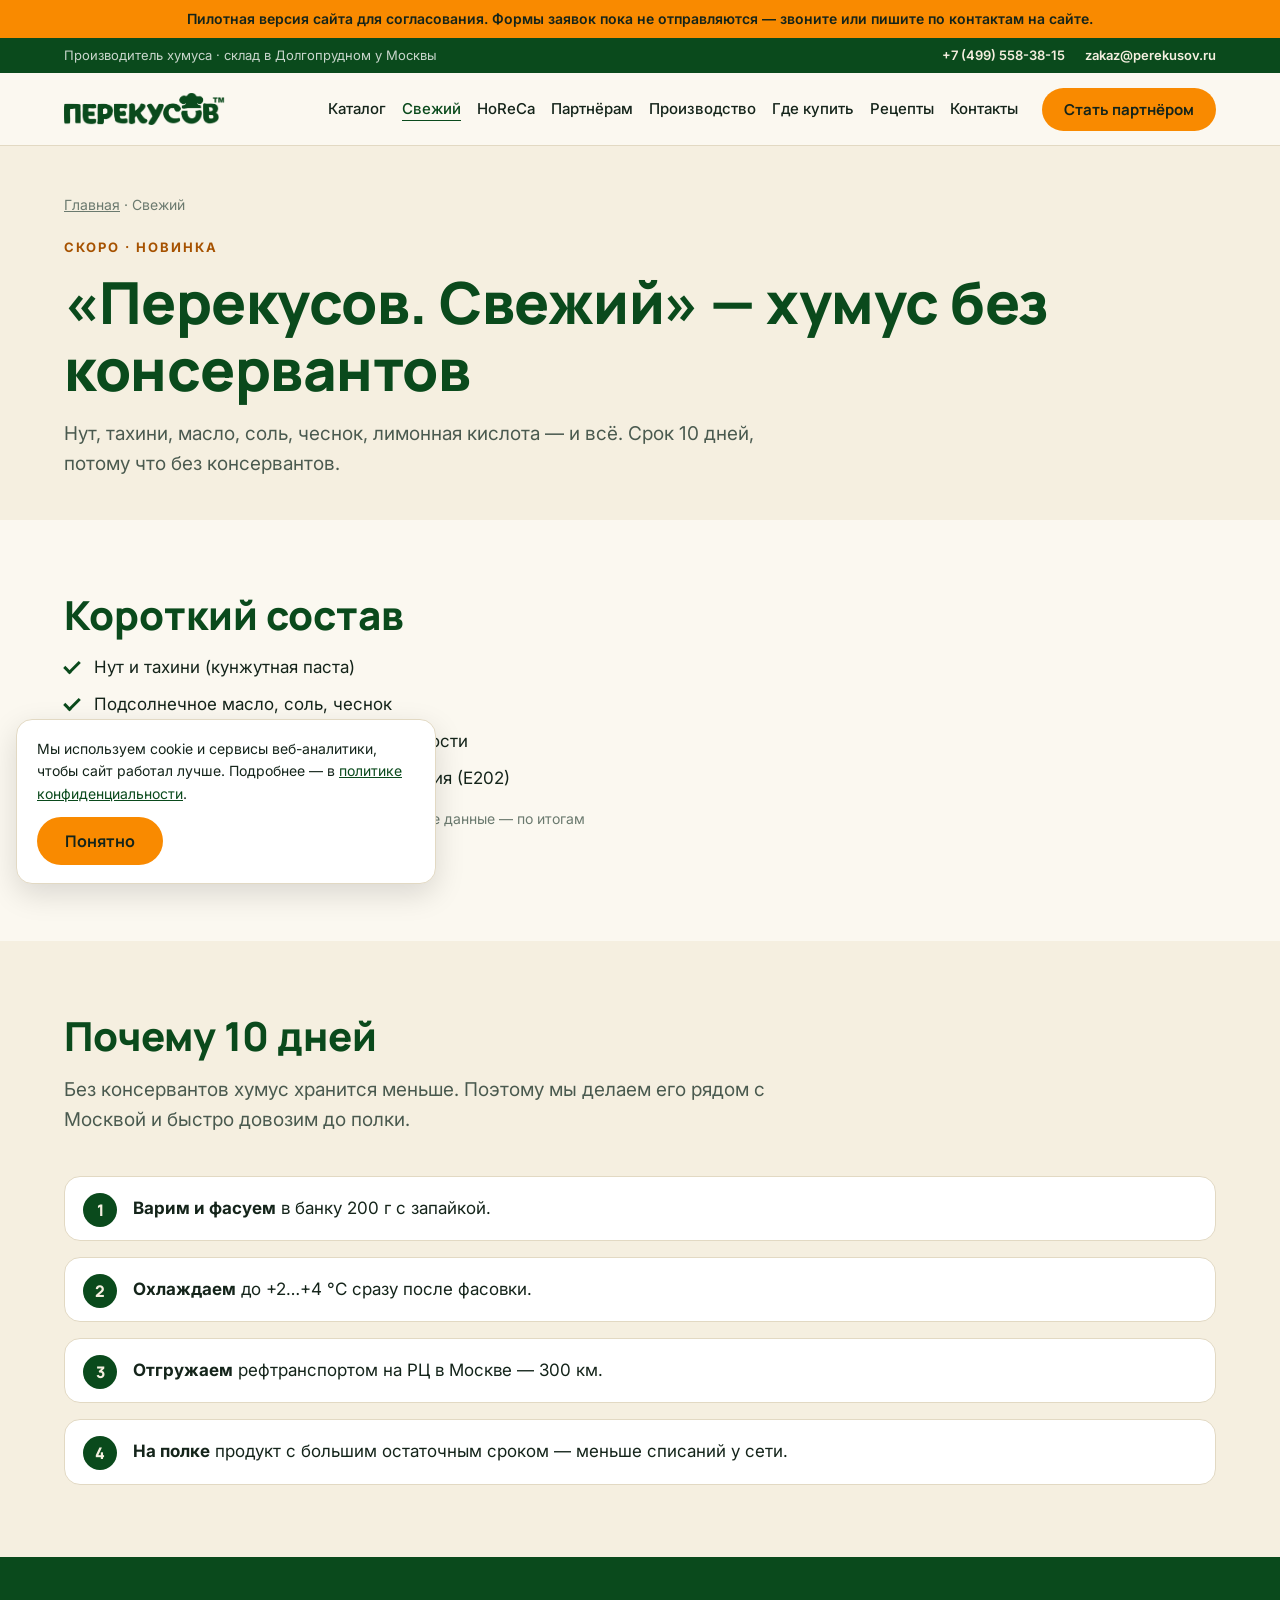
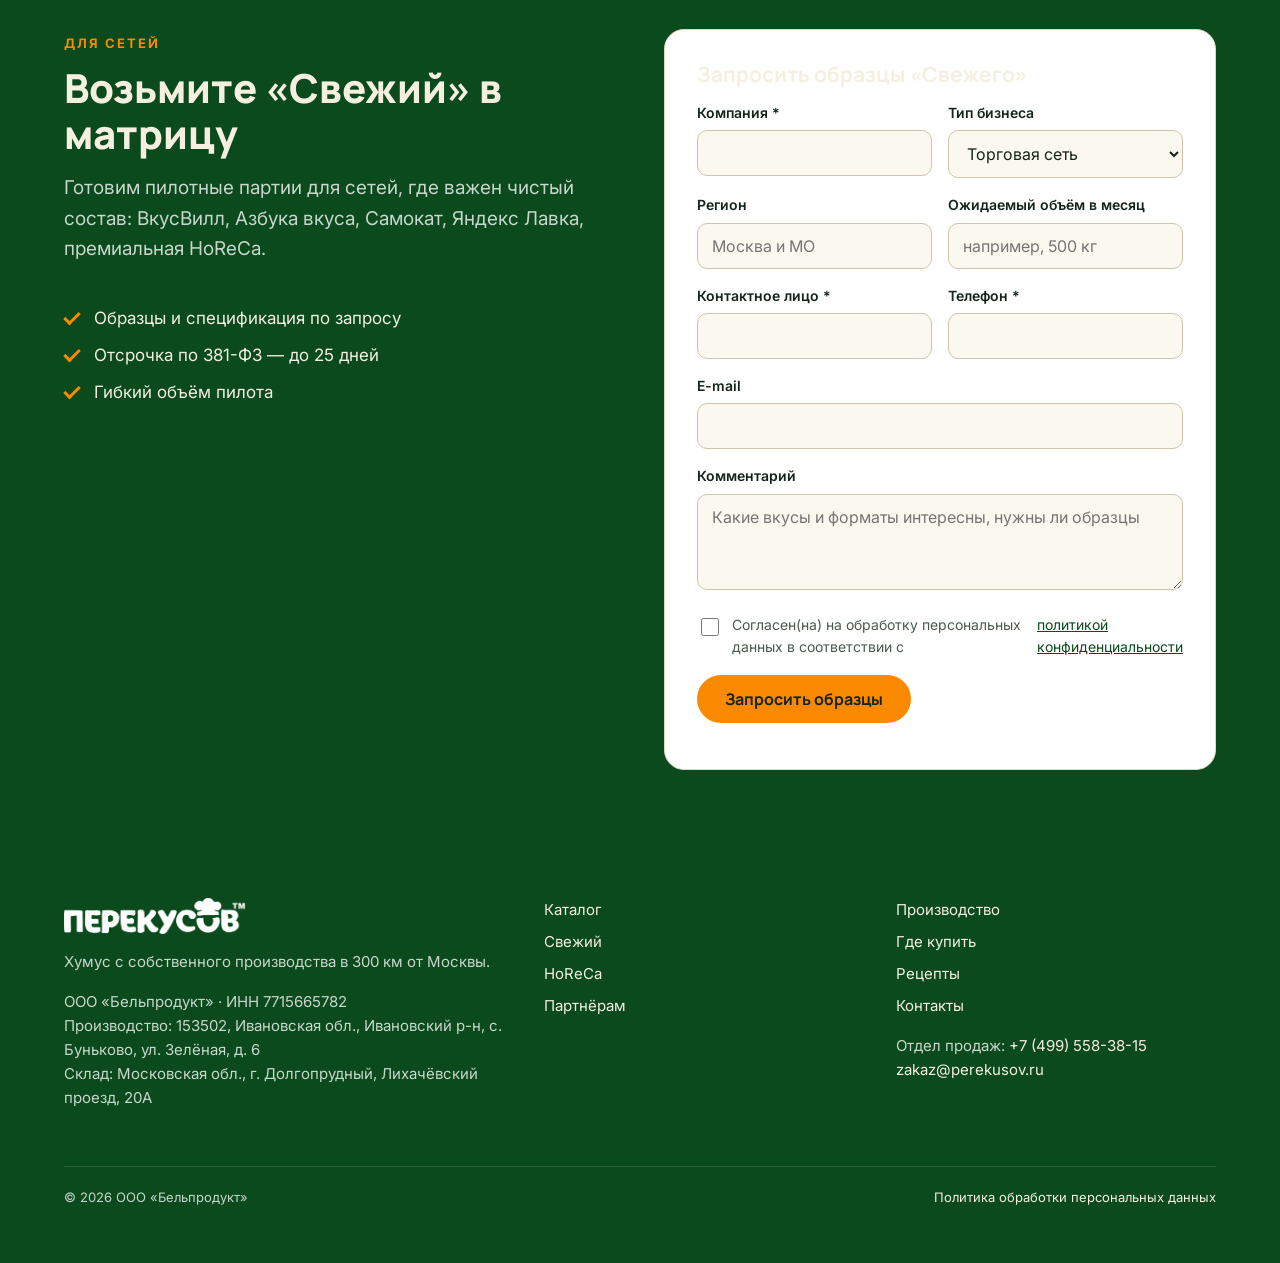
<file: svezhiy/index.html>
<!doctype html>
<html lang="ru">
<head>
<meta charset="utf-8">
<meta name="viewport" content="width=device-width, initial-scale=1">
<title>«Перекусов. Свежий» — хумус без консервантов, срок 10 дней</title>
<meta name="description" content="Новая линейка хумуса без консервантов: короткий состав, срок 10 дней, производство в 300 км от Москвы. Для сетей и премиальной HoReCa.">
<link rel="canonical" href="https://perekusov.ru/svezhiy/">
<meta property="og:type" content="website">
<meta property="og:title" content="«Перекусов. Свежий» — хумус без консервантов, срок 10 дней">
<meta property="og:description" content="Новая линейка хумуса без консервантов: короткий состав, срок 10 дней, производство в 300 км от Москвы. Для сетей и премиальной HoReCa.">
<meta property="og:url" content="https://perekusov.ru/svezhiy/">
<meta property="og:locale" content="ru_RU">
<link rel="icon" href="../img/favicon.svg" type="image/svg+xml">
<link rel="preconnect" href="https://fonts.googleapis.com">
<link rel="preconnect" href="https://fonts.gstatic.com" crossorigin>
<link rel="stylesheet" href="https://fonts.googleapis.com/css2?family=Inter:wght@400;500;600;700&family=Manrope:wght@600;700;800&display=swap">
<link rel="stylesheet" href="../css/styles.css">
<script type="application/ld+json">{"@context":"https://schema.org","@type":"Organization","name":"ООО «Бельпродукт»","brand":{"@type":"Brand","name":"Перекусов"},"url":"https://perekusov.ru","taxID":"7715665782","address":{"@type":"PostalAddress","streetAddress":"ул. Зелёная, д. 6","addressLocality":"с. Буньково","addressRegion":"Ивановская область","postalCode":"153502","addressCountry":"RU"},"telephone":"+74995583815","email":"zakaz@perekusov.ru"}</script>
<meta name="robots" content="noindex, nofollow">
<script>window.__pilot = true;</script>
</head>
<body>
<div class="pilot-bar">Пилотная версия сайта для согласования. Формы заявок пока не отправляются — звоните или пишите по контактам на сайте.</div>
<div class="topbar"><div class="container topbar__inner">
  <span class="topbar__claim">Производитель хумуса · склад в Долгопрудном у Москвы</span>
  <span class="topbar__contacts"><span><a href="tel:+74995583815" data-goal="phone_click">+7 (499) 558-38-15</a></span><span><a href="mailto:zakaz@perekusov.ru">zakaz@perekusov.ru</a></span></span>
</div></div>
<header class="header">
  <div class="container header__inner">
    <a class="logo" href="../index.html" aria-label="Перекусов — на главную"><img src="../img/logo-green.png" alt="Перекусов" width="161" height="32"></a>
    <nav class="nav" aria-label="Основное меню"><a href="../catalog/index.html">Каталог</a><a href="../svezhiy/index.html" aria-current="page">Свежий</a><a href="../horeca/index.html">HoReCa</a><a href="../partners/index.html">Партнёрам</a><a href="../production/index.html">Производство</a><a href="../gde-kupit/index.html">Где купить</a><a href="../recepty/index.html">Рецепты</a><a href="../contacts/index.html">Контакты</a></nav>
    <a class="btn btn--primary" href="../partners/index.html#form" data-goal="cta_partner">Стать партнёром</a>
    <button class="burger" type="button" aria-label="Меню" aria-expanded="false"><span></span><span></span><span></span></button>
  </div>
</header>
<main>
<section class="page-head"><div class="container">
  <div class="breadcrumbs"><a href="../index.html">Главная</a> · Свежий</div>
  <span class="eyebrow">Скоро · новинка</span>
  <h1>«Перекусов. Свежий» — хумус без консервантов</h1>
  <p>Нут, тахини, масло, соль, чеснок, лимонная кислота — и всё. Срок 10 дней, потому что без консервантов.</p>
</div></section>
<section class="section"><div class="container split">
  <div>
    <h2>Короткий состав</h2>
    <ul class="checklist">
      <li>Нут и тахини (кунжутная паста)</li>
      <li>Подсолнечное масло, соль, чеснок</li>
      <li>Лимонная кислота — регулятор кислотности</li>
      <li>Без бензоата натрия (Е211) и сорбата калия (Е202)</li>
    </ul>
    <p class="note">Состав и срок годности предварительные: финальные данные — по итогам лабораторных испытаний.</p>
  </div>
  <div style="max-width:320px;margin:0 auto"><svg class="jar" viewBox="0 0 200 220" role="img" aria-label="Банка хумуса «Перекусов» — Свежий классический">
  <rect x="24" y="12" width="152" height="30" rx="9" fill="#EEF1EC" stroke="#C9D2C6" stroke-width="2"/>
  <rect x="20" y="38" width="160" height="174" rx="24" fill="#FBF8F0" stroke="#D6D9CF" stroke-width="2"/>
  <rect x="30" y="60" width="140" height="142" rx="16" fill="#E9DDB8" opacity=".9"/>
  <rect x="20" y="100" width="160" height="74" fill="#FBF8F0" stroke="#0A4A1C" stroke-width="2"/>
  <image href="../img/logo-green.png" x="38" y="110" width="124" height="25"/>
  <text x="100" y="160" text-anchor="middle" font-family="Inter, Arial, sans-serif" font-weight="700" font-size="11.5" fill="#A65200">Свежий классический · 200 г</text>
</svg></div>
</div></section>
<section class="section section--cream"><div class="container">
  <h2>Почему 10 дней</h2>
  <p class="section__lead">Без консервантов хумус хранится меньше. Поэтому мы делаем его рядом с Москвой и быстро довозим до полки.</p>
  <ol class="steps">
    <li><b>Варим и фасуем</b> в банку 200 г с запайкой.</li>
    <li><b>Охлаждаем</b> до +2…+4 °C сразу после фасовки.</li>
    <li><b>Отгружаем</b> рефтранспортом на РЦ в Москве — 300 км.</li>
    <li><b>На полке</b> продукт с большим остаточным сроком — меньше списаний у сети.</li>
  </ol>
</div></section>
<section class="section section--dark"><div class="container split">
  <div>
    <span class="eyebrow">Для сетей</span>
    <h2>Возьмите «Свежий» в матрицу</h2>
    <p class="section__lead">Готовим пилотные партии для сетей, где важен чистый состав: ВкусВилл, Азбука вкуса, Самокат, Яндекс Лавка, премиальная HoReCa.</p>
    <ul class="checklist"><li>Образцы и спецификация по запросу</li><li>Отсрочка по 381-ФЗ — до 25 дней</li><li>Гибкий объём пилота</li></ul>
  </div>
  <form class="form" id="form-fresh" data-lead novalidate>
    <h3>Запросить образцы «Свежего»</h3>
    <div class="form__grid">
      <div class="field"><label for="form-fresh-company">Компания *</label><input id="form-fresh-company" name="company" required autocomplete="organization"></div>
      <div class="field"><label for="form-fresh-type">Тип бизнеса</label><select id="form-fresh-type" name="type"><option value="retail" selected>Торговая сеть</option><option value="stm">СТМ (собственная марка сети)</option><option value="distributor">Дистрибьютор / опт</option><option value="horeca">HoReCa / кейтеринг</option><option value="other">Другое</option></select></div>
      <div class="field"><label for="form-fresh-region">Регион</label><input id="form-fresh-region" name="region" placeholder="Москва и МО"></div>
      <div class="field"><label for="form-fresh-volume">Ожидаемый объём в месяц</label><input id="form-fresh-volume" name="volume" placeholder="например, 500 кг"></div>
      <div class="field"><label for="form-fresh-name">Контактное лицо *</label><input id="form-fresh-name" name="name" required autocomplete="name"></div>
      <div class="field"><label for="form-fresh-phone">Телефон *</label><input id="form-fresh-phone" name="phone" type="tel" required autocomplete="tel"></div>
      <div class="field form__full"><label for="form-fresh-email">E-mail</label><input id="form-fresh-email" name="email" type="email" autocomplete="email"></div>
      <div class="field form__full"><label for="form-fresh-comment">Комментарий</label><textarea id="form-fresh-comment" name="comment" placeholder="Какие вкусы и форматы интересны, нужны ли образцы"></textarea></div>
      <input class="hp" name="website" tabindex="-1" autocomplete="off" aria-hidden="true">
      <label class="consent form__full"><input type="checkbox" name="consent" value="yes" required>Согласен(на) на обработку персональных данных в соответствии с <a href="../privacy/index.html">политикой конфиденциальности</a></label>
      <div class="form__full"><button class="btn btn--primary" type="submit">Запросить образцы</button><div class="form__status" role="status" aria-live="polite"></div></div>
    </div>
  </form>
</div></section>
</main>
<footer class="footer">
  <div class="container">
    <div class="footer__grid">
      <div>
        <a class="logo" href="../index.html"><img src="../img/logo-white.png" alt="Перекусов" width="182" height="36"></a>
        <p style="margin-top:16px">Хумус с собственного производства в 300 км от Москвы.</p>
        <p>ООО «Бельпродукт» · ИНН 7715665782<br>Производство: 153502, Ивановская обл., Ивановский р-н, с. Буньково, ул. Зелёная, д. 6<br>Склад: Московская обл., г. Долгопрудный, Лихачёвский проезд, 20А</p>
      </div>
      <div>
        <ul class="footer__links"><li><a href="../catalog/index.html">Каталог</a></li><li><a href="../svezhiy/index.html">Свежий</a></li><li><a href="../horeca/index.html">HoReCa</a></li><li><a href="../partners/index.html">Партнёрам</a></li></ul>
      </div>
      <div>
        <ul class="footer__links">
          <li><a href="../production/index.html">Производство</a></li><li><a href="../gde-kupit/index.html">Где купить</a></li><li><a href="../recepty/index.html">Рецепты</a></li><li><a href="../contacts/index.html">Контакты</a></li>
          
        </ul>
        <p style="margin-top:16px">Отдел продаж: <a href="tel:+74995583815" data-goal="phone_click">+7 (499) 558-38-15</a><br><a href="mailto:zakaz@perekusov.ru">zakaz@perekusov.ru</a></p>
      </div>
    </div>
    <div class="footer__bottom">
      <span>© 2026 ООО «Бельпродукт»</span>
      <a href="../privacy/index.html">Политика обработки персональных данных</a>
    </div>
  </div>
</footer>
<a class="btn btn--primary sticky-cta" href="../partners/index.html#form" data-goal="cta_partner_mobile">Стать партнёром</a>
<div class="cookie" role="dialog" aria-label="Использование cookie">
  <p>Мы используем cookie и сервисы веб-аналитики, чтобы сайт работал лучше. Подробнее — в <a href="../privacy/index.html">политике конфиденциальности</a>.</p>
  <button class="btn btn--primary" type="button">Понятно</button>
</div>
<script src="../js/main.js" defer></script>
</body>
</html>
</file>
<file: css/styles.css>
:root {
  /* Фирменные цвета этикетки «Перекусов» */
  --green: #0A4A1C;
  --green-dark: #0A4A1C;
  --green-ink: #0A4A1C;
  --cream: #F5EFE0;
  --cream-light: #FBF8F0;
  --line: #E2D9C3;
  --orange: #F98A00;
  --orange-ink: #A65200;
  --ink: #14241A;
  --muted: #4A5A4F;
  --soft: #6B7A6F;
  --radius: 16px;
  --container: 1200px;
  --font-head: 'Manrope', Arial, sans-serif;
  --font-body: 'Inter', Arial, sans-serif;
}

*, *::before, *::after { box-sizing: border-box; }
html { scroll-behavior: smooth; }
body {
  margin: 0;
  background: var(--cream-light);
  color: var(--ink);
  font-family: var(--font-body);
  font-size: 17px;
  line-height: 1.6;
  -webkit-font-smoothing: antialiased;
}
img, svg { max-width: 100%; display: block; }
a { color: var(--green-ink); }
a:hover { color: var(--orange-ink); }
h1, h2, h3, h4 { font-family: var(--font-head); color: var(--green-dark); line-height: 1.15; margin: 0 0 16px; }
h1 { font-size: clamp(34px, 5vw, 58px); font-weight: 800; letter-spacing: -0.5px; }
h2 { font-size: clamp(28px, 3.4vw, 40px); font-weight: 800; }
h3 { font-size: 21px; font-weight: 700; }
p { margin: 0 0 16px; }
.container { width: 100%; max-width: var(--container); margin: 0 auto; padding: 0 16px; }
@media (min-width: 600px) { .container { padding: 0 24px; } }
.section { padding: 72px 0; }
.section--cream { background: var(--cream); }
.section--dark { background: var(--green-dark); color: var(--cream); }
.section--dark h2, .section--dark h3 { color: var(--cream); }
.section__lead { font-size: 19px; color: var(--muted); max-width: 760px; margin-bottom: 40px; }
.section--dark .section__lead { color: #C9D6CC; }
.eyebrow { display: inline-block; font-size: 13px; font-weight: 700; letter-spacing: 2px; text-transform: uppercase; color: var(--orange-ink); margin-bottom: 12px; }
.section--dark .eyebrow { color: var(--orange); }

/* Кнопки */
.btn { display: inline-flex; align-items: center; justify-content: center; gap: 8px; padding: 14px 26px; border-radius: 999px; font: 700 16px/1 var(--font-head); text-decoration: none; border: 2px solid transparent; cursor: pointer; transition: background .2s, color .2s, border-color .2s; }
.btn--primary { background: var(--orange); color: var(--ink); }
.btn--primary:hover { background: #FFA234; color: var(--ink); }
.btn--ghost { border-color: var(--green); color: var(--green-ink); background: transparent; }
.btn--ghost:hover { background: var(--green); color: #fff; }
.section--dark .btn--ghost { border-color: var(--cream); color: var(--cream); }
.section--dark .btn--ghost:hover { background: var(--cream); color: var(--green-dark); }
.btn-row { display: flex; flex-wrap: wrap; gap: 12px; }

/* Шапка */
.header { position: sticky; top: 0; z-index: 50; background: rgba(251, 248, 240, .96); backdrop-filter: blur(6px); border-bottom: 1px solid var(--line); }
.header__inner { display: flex; align-items: center; gap: 24px; height: 72px; }
.logo { display: block; flex: none; line-height: 0; }
.logo img { height: 32px; width: auto; }
.footer .logo img { height: 36px; }
@media (max-width: 600px) { .logo img { height: 26px; } }
.nav { display: flex; gap: 16px; margin-left: auto; }
.nav a { color: var(--ink); text-decoration: none; font-weight: 500; font-size: 15px; white-space: nowrap; }
.nav a:hover, .nav a[aria-current="page"] { color: var(--green-ink); text-decoration: underline; text-underline-offset: 6px; }
.header .btn { white-space: nowrap; padding: 12px 20px; font-size: 15px; }
.topbar { background: var(--green-dark); color: #C9D6CC; font-size: 13px; }
.topbar__inner { display: flex; justify-content: space-between; gap: 16px; padding-top: 7px; padding-bottom: 7px; }
.topbar a { color: var(--cream); text-decoration: none; font-weight: 600; }
.topbar__contacts { display: flex; gap: 20px; white-space: nowrap; }
@media (max-width: 700px) { .topbar__claim { display: none; } .topbar__inner { justify-content: center; } }
.burger { display: none; margin-left: auto; background: none; border: 0; padding: 8px; cursor: pointer; }
.burger span { display: block; width: 24px; height: 2px; background: var(--green-dark); margin: 5px 0; }
@media (max-width: 1100px) {
  .header__inner { position: relative; }
  .burger { display: block; }
  .header .btn { display: none; }
  .nav { display: none; position: absolute; left: 0; right: 0; top: 72px; flex-direction: column; gap: 0; background: var(--cream-light); border-bottom: 1px solid var(--line); padding: 8px 16px 16px; }
  .nav.is-open { display: flex; }
  .nav a { padding: 12px 0; border-bottom: 1px solid var(--line); font-size: 17px; }
}

/* Первый экран */
.hero { padding: 64px 0 72px; background: linear-gradient(180deg, var(--cream) 0%, var(--cream-light) 100%); }
.hero__grid { display: grid; grid-template-columns: 1.1fr .9fr; gap: 48px; align-items: center; }
.hero__lead { font-size: 20px; color: var(--muted); max-width: 560px; margin-bottom: 28px; }
.hero__jars { display: flex; justify-content: center; align-items: flex-end; gap: 0; }
.hero__jars .jar { width: 34%; margin: 0 -3%; }
.hero__jars .jar:nth-child(2) { width: 40%; z-index: 1; }
@media (max-width: 900px) {
  .hero__grid { grid-template-columns: 1fr; }
  .hero__jars { max-width: 420px; margin: 0 auto; }
}

/* Цифры */
.stats { display: grid; grid-template-columns: repeat(4, 1fr); gap: 16px; }
.stat { background: #fff8; border: 1px solid var(--line); border-radius: var(--radius); padding: 24px; }
.stat__num { font: 800 40px/1.1 var(--font-head); color: var(--green-ink); margin-bottom: 6px; }
.stat__label { color: var(--muted); font-size: 15px; margin: 0; }
.section--dark .stat { background: #ffffff10; border-color: #ffffff22; }
.section--dark .stat__num { color: var(--orange); }
.section--dark .stat__label { color: #C9D6CC; }
@media (max-width: 900px) { .stats { grid-template-columns: repeat(2, 1fr); } }
.stat { min-width: 0; }
@media (max-width: 600px) { .stat { padding: 18px; } .stat__num { font-size: 28px; } }

/* Карточки */
.grid { display: grid; gap: 20px; }
.grid--3 { grid-template-columns: repeat(3, 1fr); }
.grid--4 { grid-template-columns: repeat(4, 1fr); }
.grid--2 { grid-template-columns: repeat(2, 1fr); }
@media (max-width: 900px) { .grid--3, .grid--4 { grid-template-columns: repeat(2, 1fr); } }
@media (max-width: 600px) { .grid--3, .grid--4, .grid--2 { grid-template-columns: 1fr; } }
.card { background: #fff; border: 1px solid var(--line); border-radius: var(--radius); padding: 24px; }
.card p:last-child { margin-bottom: 0; }
.card__icon { width: 44px; height: 44px; border-radius: 12px; background: var(--cream); color: var(--green-ink); display: grid; place-items: center; margin-bottom: 16px; font-size: 22px; }

/* Товары */
.product { display: flex; flex-direction: column; background: #fff; border: 1px solid var(--line); border-radius: var(--radius); overflow: hidden; }
.product__media { position: relative; background: var(--cream); padding: 24px 24px 8px; display: flex; justify-content: center; }
.product__media .jar { width: 62%; }
.product__body { padding: 20px 22px 24px; display: flex; flex-direction: column; flex: 1; }
.product__meta { color: var(--soft); font-size: 14px; margin-bottom: 8px; }
.product__body p { color: var(--muted); font-size: 15px; }
.product__body .btn { margin-top: auto; align-self: flex-start; padding: 10px 18px; font-size: 14px; }
.badge { position: absolute; top: 14px; left: 14px; background: var(--green-dark); color: var(--cream); font: 700 12px/1 var(--font-head); padding: 7px 10px; border-radius: 999px; letter-spacing: .5px; }
.badge--orange { background: var(--orange); color: var(--ink); }
details.spec { margin: 4px 0 16px; font-size: 14px; color: var(--muted); }
details.spec summary { cursor: pointer; color: var(--green-ink); font-weight: 600; }
details.spec dl { margin: 10px 0 0; display: grid; grid-template-columns: auto 1fr; gap: 6px 12px; }
details.spec dt { font-weight: 600; color: var(--ink); }
details.spec dd { margin: 0; }

.tabs { display: flex; flex-wrap: wrap; gap: 8px; margin-bottom: 28px; }
.tab { border: 1px solid var(--line); background: #fff; padding: 9px 16px; border-radius: 999px; font: 600 15px/1 var(--font-body); cursor: pointer; color: var(--ink); }
.tab.is-active { background: var(--green-dark); color: var(--cream); border-color: var(--green-dark); }

/* Баннер «Свежий» */
.promo { display: grid; grid-template-columns: 1.2fr .8fr; gap: 40px; align-items: center; background: var(--green-dark); color: var(--cream); border-radius: 24px; padding: 48px; }
.promo h2 { color: var(--cream); }
.promo p { color: #C9D6CC; }
.promo .jar { max-width: 240px; margin: 0 auto; }
@media (max-width: 800px) { .promo { grid-template-columns: 1fr; padding: 32px 24px; } }

/* Списки, таблицы */
.checklist { list-style: none; padding: 0; margin: 0 0 16px; }
.checklist li { position: relative; padding-left: 30px; margin-bottom: 10px; }
.checklist li::before { content: ''; position: absolute; left: 0; top: 7px; width: 16px; height: 9px; border-left: 3px solid var(--green); border-bottom: 3px solid var(--green); transform: rotate(-45deg); }
.section--dark .checklist li::before { border-color: var(--orange); }
.table { width: 100%; border-collapse: collapse; background: #fff; border-radius: var(--radius); overflow: hidden; }
.table th, .table td { text-align: left; padding: 14px 16px; border-bottom: 1px solid var(--line); vertical-align: top; }
.table th { background: var(--cream); font-family: var(--font-head); }
.table-wrap { overflow-x: auto; }

.chips { display: flex; flex-wrap: wrap; gap: 10px; }
.chip { background: #fff; border: 1px solid var(--line); border-radius: 999px; padding: 10px 18px; font-weight: 600; color: var(--green-dark); text-decoration: none; }
a.chip:hover { border-color: var(--green); }

.split { display: grid; grid-template-columns: 1fr 1fr; gap: 48px; align-items: start; }
@media (max-width: 900px) { .split { grid-template-columns: 1fr; gap: 32px; } }

.photo { background: repeating-linear-gradient(45deg, var(--cream), var(--cream) 12px, #EFE6D0 12px, #EFE6D0 24px); border: 1px dashed #CDBF9E; border-radius: var(--radius); min-height: 220px; display: grid; place-items: center; text-align: center; color: var(--soft); font-size: 14px; padding: 16px; }

.steps { counter-reset: step; list-style: none; padding: 0; margin: 0; display: grid; gap: 16px; }
.steps li { counter-increment: step; position: relative; padding: 18px 20px 18px 68px; background: #fff; border: 1px solid var(--line); border-radius: var(--radius); }
.steps li::before { content: counter(step); position: absolute; left: 18px; top: 16px; width: 34px; height: 34px; border-radius: 50%; background: var(--green-dark); color: var(--cream); font: 800 16px/34px var(--font-head); text-align: center; }

/* Форма */
.form { background: #fff; border: 1px solid var(--line); border-radius: 20px; padding: 32px; }
.section--dark .form { color: var(--ink); }
.form__grid { display: grid; grid-template-columns: 1fr 1fr; gap: 16px; }
.form__full { grid-column: 1 / -1; }
@media (max-width: 600px) { .form { padding: 22px; } .form__grid { grid-template-columns: 1fr; } }
.field label { display: block; font-weight: 600; font-size: 14px; margin-bottom: 6px; }
.field input, .field select, .field textarea { width: 100%; padding: 12px 14px; border: 1px solid #CFC5AC; border-radius: 10px; font: 16px var(--font-body); background: var(--cream-light); color: var(--ink); }
.field input:focus, .field select:focus, .field textarea:focus { outline: 3px solid #F98A0066; border-color: var(--green); }
.field textarea { min-height: 96px; resize: vertical; }
.consent { display: flex; gap: 10px; align-items: flex-start; font-size: 14px; color: var(--muted); }
.consent input { margin-top: 4px; width: 18px; height: 18px; flex: none; }
.form__status { margin-top: 14px; font-weight: 600; }
.form__status.is-ok { color: var(--green-ink); }
.form__status.is-error { color: #B3261E; }
.hp { position: absolute; left: -9999px; }

/* Рецепты */
.recipe { background: #fff; border: 1px solid var(--line); border-radius: 20px; padding: 28px; scroll-margin-top: 90px; }
.recipe__meta { color: var(--soft); font-size: 14px; margin-bottom: 14px; }
.recipe ol, .recipe ul { padding-left: 20px; }

/* Подвал */
.footer { background: var(--green-dark); color: #C9D6CC; padding: 56px 0 96px; font-size: 15px; }
.footer a { color: var(--cream); text-decoration: none; }
.footer a:hover { text-decoration: underline; color: var(--cream); }
.footer__grid { display: grid; grid-template-columns: 1.4fr 1fr 1fr; gap: 32px; }
.footer .logo { color: var(--cream); }
.footer__links { list-style: none; padding: 0; margin: 0; display: grid; gap: 8px; }
.footer__bottom { border-top: 1px solid #ffffff22; margin-top: 40px; padding-top: 20px; font-size: 13px; display: flex; flex-wrap: wrap; justify-content: space-between; gap: 12px; }
@media (max-width: 800px) { .footer__grid { grid-template-columns: 1fr; } }
@media (min-width: 901px) { .footer { padding-bottom: 56px; } }

/* Мобильная кнопка и cookie */
.sticky-cta { display: none; }
@media (max-width: 900px) {
  .sticky-cta { display: flex; position: fixed; left: 12px; right: 12px; bottom: 12px; z-index: 60; box-shadow: 0 8px 24px #0003; }
}
.cookie { position: fixed; left: 16px; bottom: 16px; max-width: 420px; z-index: 70; background: #fff; border: 1px solid var(--line); border-radius: 16px; padding: 18px 20px; box-shadow: 0 10px 30px #0002; font-size: 14px; display: none; }
.cookie.is-visible { display: block; }
.cookie p { margin-bottom: 12px; }
@media (max-width: 900px) { .cookie { left: 12px; right: 12px; bottom: 84px; max-width: none; } }

.breadcrumbs { font-size: 14px; color: var(--soft); margin-bottom: 16px; }
.breadcrumbs a { color: var(--soft); }
.page-head { padding: 48px 0 24px; background: var(--cream); }
.page-head p { font-size: 19px; color: var(--muted); max-width: 760px; }
.note { font-size: 14px; color: var(--soft); }
.map { border-radius: var(--radius); overflow: hidden; border: 1px solid var(--line); background: var(--cream); }
.hero__photo { width: 100%; height: auto; border-radius: 24px; box-shadow: 0 18px 40px #0A4A1C26; }
.product__media--photo { padding: 0; background: #F4F4F2; }
.product__media--photo img { width: 100%; aspect-ratio: 1; object-fit: cover; }
.video { position: relative; display: block; width: 100%; padding: 0; border: 0; border-radius: 20px; overflow: hidden; cursor: pointer; background: #000; aspect-ratio: 16 / 9; color: #fff; text-decoration: none; }
.video img { width: 100%; height: 100%; object-fit: cover; opacity: .82; transition: opacity .2s; }
.video:hover img, .video:focus-visible img { opacity: 1; }
.video__play { position: absolute; left: 50%; top: 50%; width: 84px; height: 84px; margin: -42px 0 0 -42px; border-radius: 50%; background: var(--orange); box-shadow: 0 8px 24px #0006; }
.video__play::after { content: ''; position: absolute; left: 34px; top: 26px; border-style: solid; border-width: 16px 0 16px 26px; border-color: transparent transparent transparent var(--ink); }
.video__label { position: absolute; left: 0; right: 0; bottom: 16px; text-align: center; font: 700 16px/1 var(--font-head); text-shadow: 0 2px 8px #000a; }
.video__frame { display: block; width: 100%; aspect-ratio: 16 / 9; border: 0; border-radius: 20px; }
.gallery { display: grid; grid-template-columns: repeat(4, 1fr); gap: 16px; }
.gallery figure { margin: 0; }
.gallery img { width: 100%; aspect-ratio: 1; object-fit: cover; border-radius: var(--radius); }
.gallery figcaption { font-size: 14px; color: var(--soft); margin-top: 6px; }
@media (max-width: 900px) { .gallery { grid-template-columns: repeat(2, 1fr); } }
.awards { display: grid; grid-template-columns: repeat(4, 1fr); gap: 20px; }
@media (max-width: 900px) { .awards { grid-template-columns: repeat(2, 1fr); } }
.award { margin: 0; display: flex; flex-direction: column; gap: 12px; }
.award__img { display: grid; place-items: center; aspect-ratio: 3 / 4; background: var(--cream); border: 1px solid var(--line); border-radius: var(--radius); padding: 14px; transition: border-color .2s, box-shadow .2s; }
.award__img:hover, .award__img:focus-visible { border-color: var(--green); box-shadow: 0 8px 22px #0A4A1C22; }
.award__img img { max-width: 100%; max-height: 100%; object-fit: contain; }
.award figcaption { display: grid; gap: 4px; font-size: 14px; color: var(--muted); }
.award figcaption b { font: 700 15px/1.3 var(--font-head); color: var(--green-dark); }
.anchor { scroll-margin-top: 110px; }
.pilot-bar { background: var(--orange); color: var(--ink); text-align: center; font-size: 14px; font-weight: 600; padding: 8px 16px; }
.map-link { display: grid; gap: 8px; justify-items: start; }
.map iframe { display: block; width: 100%; height: 420px; border: 0; }
@media (max-width: 600px) { .map iframe { height: 320px; } }
</file>
